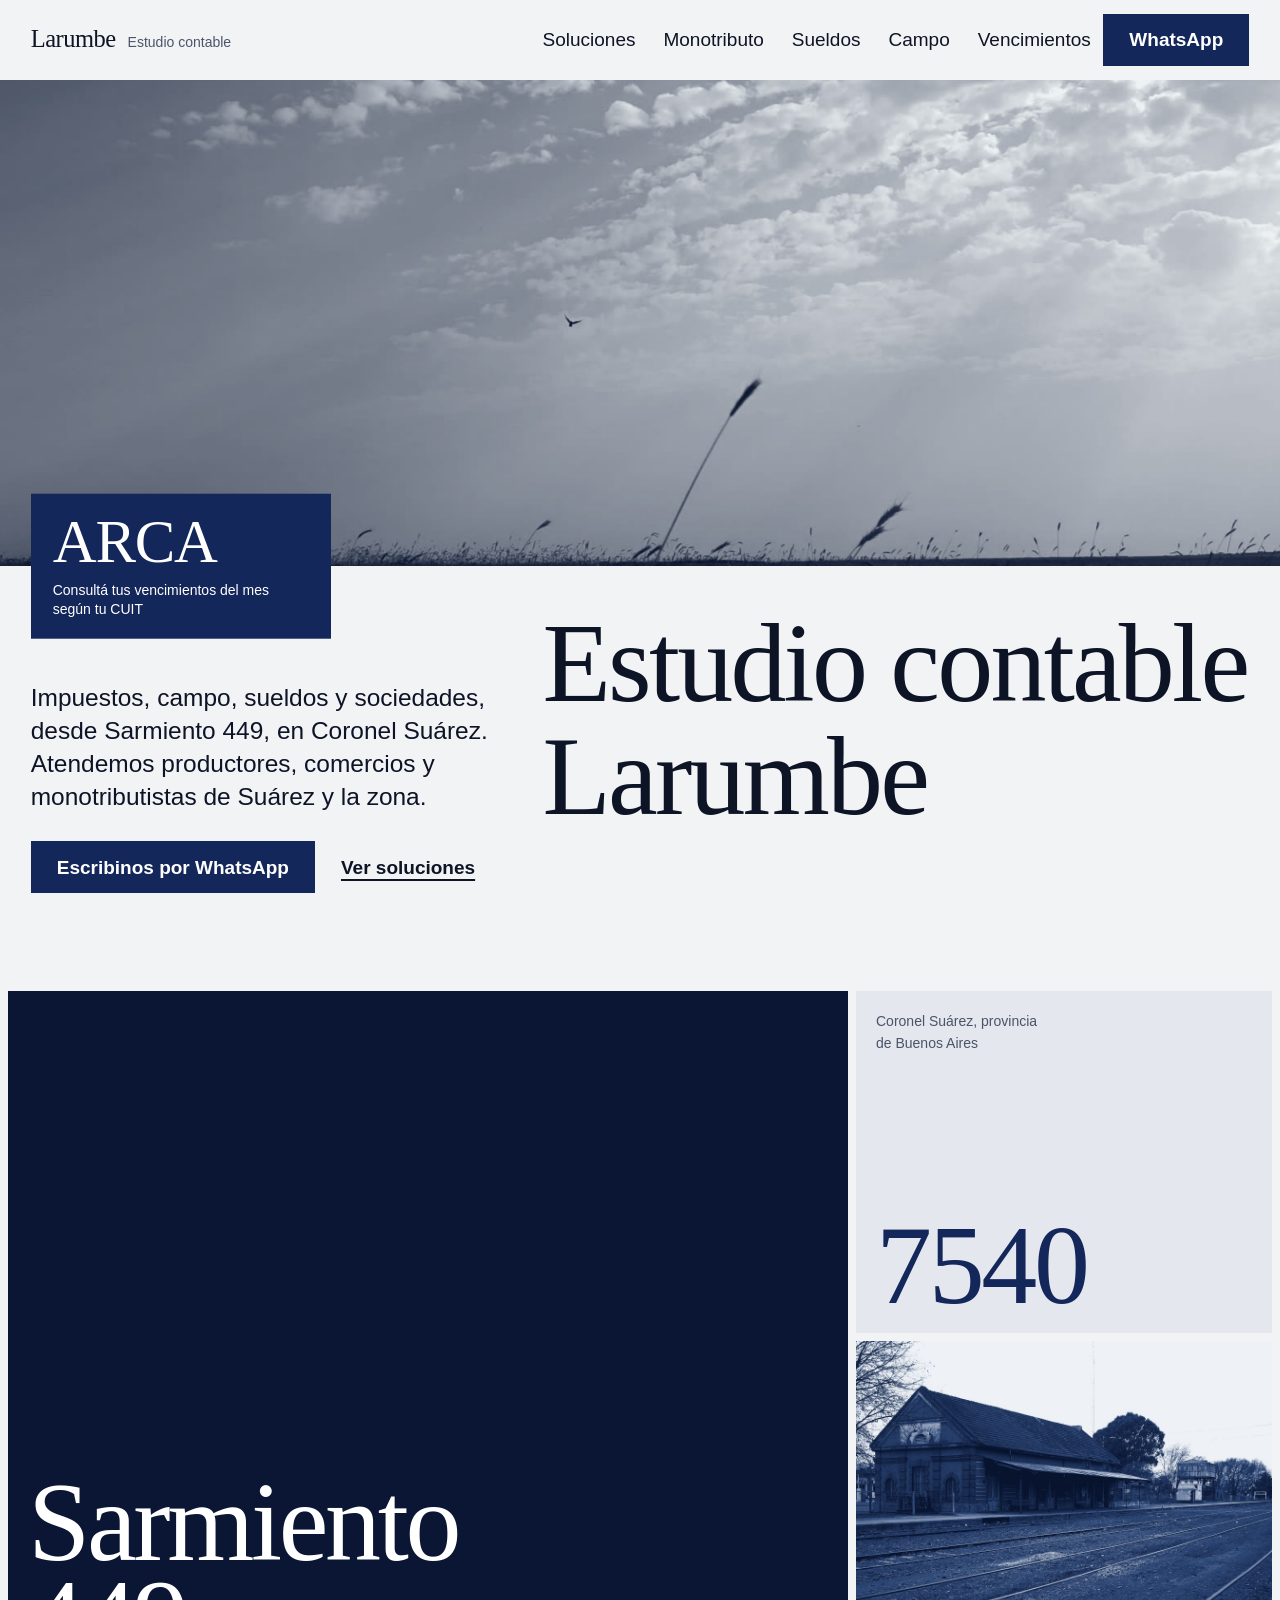
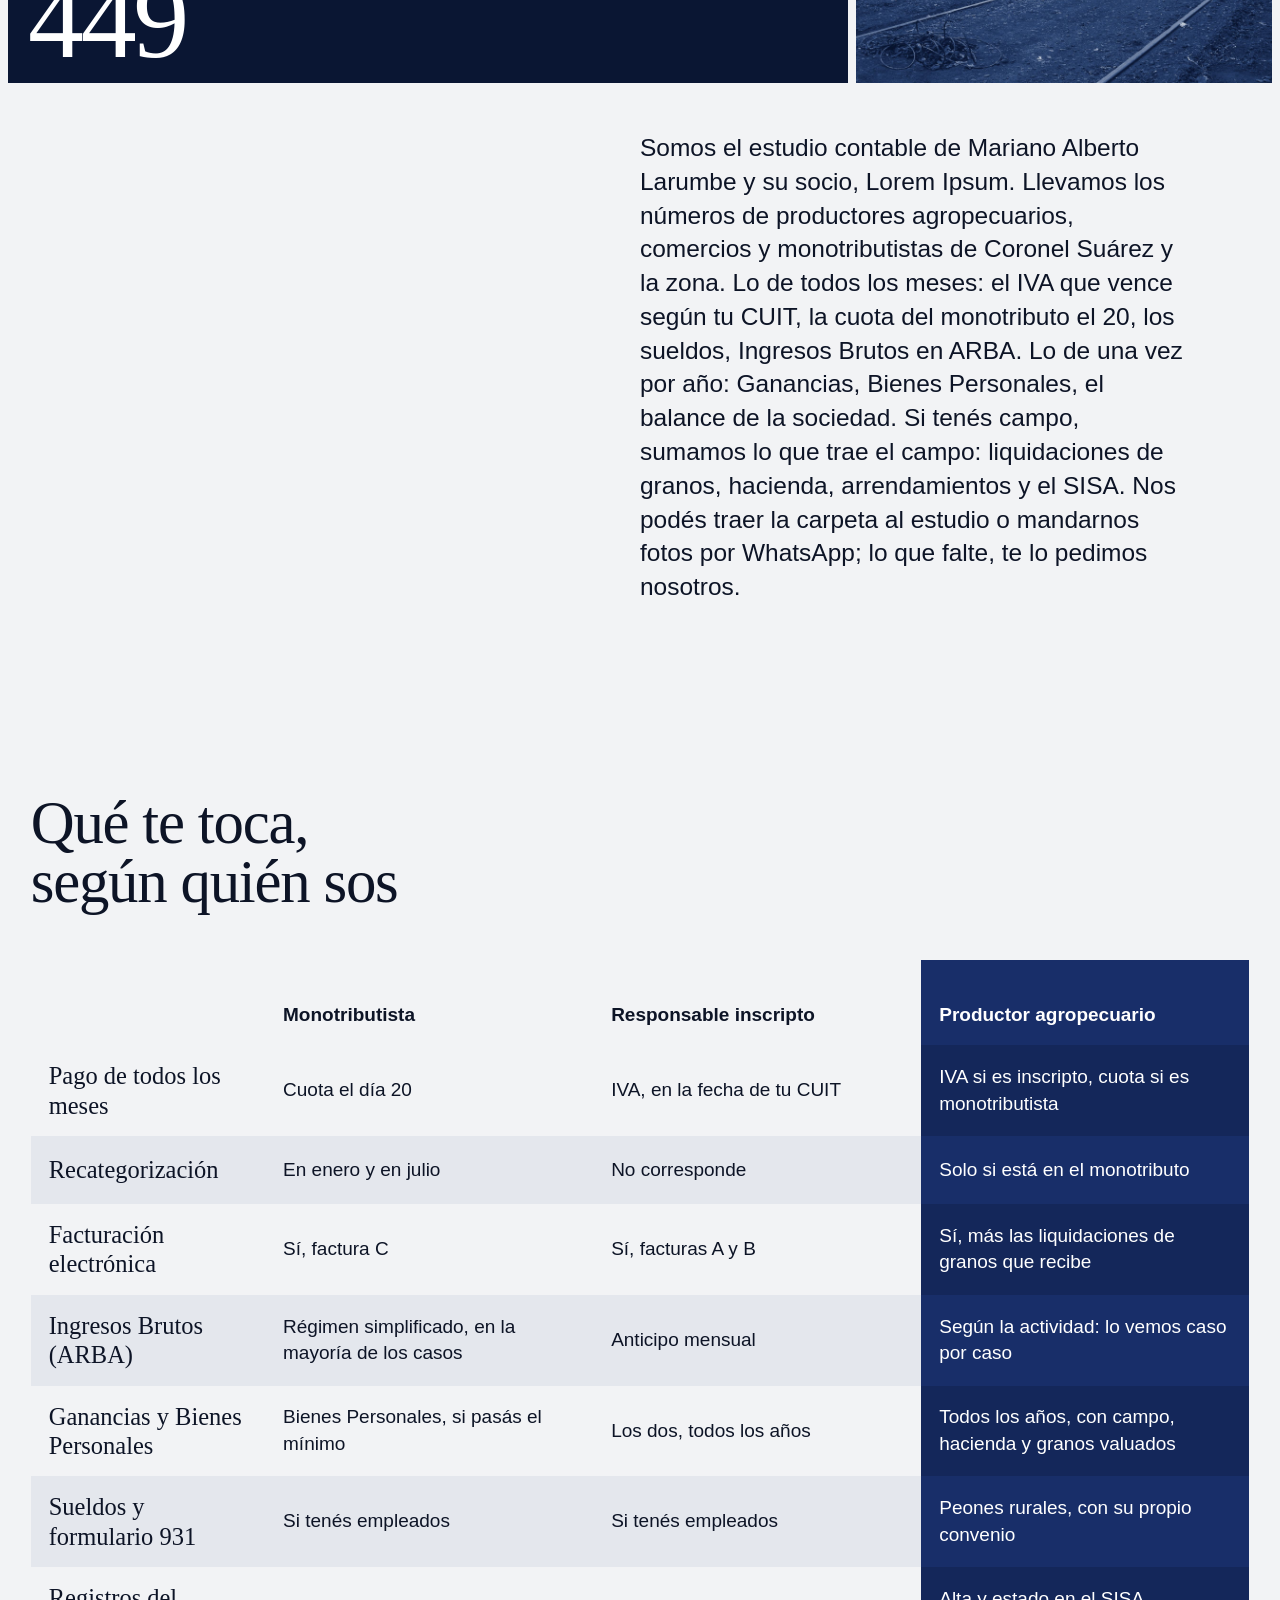
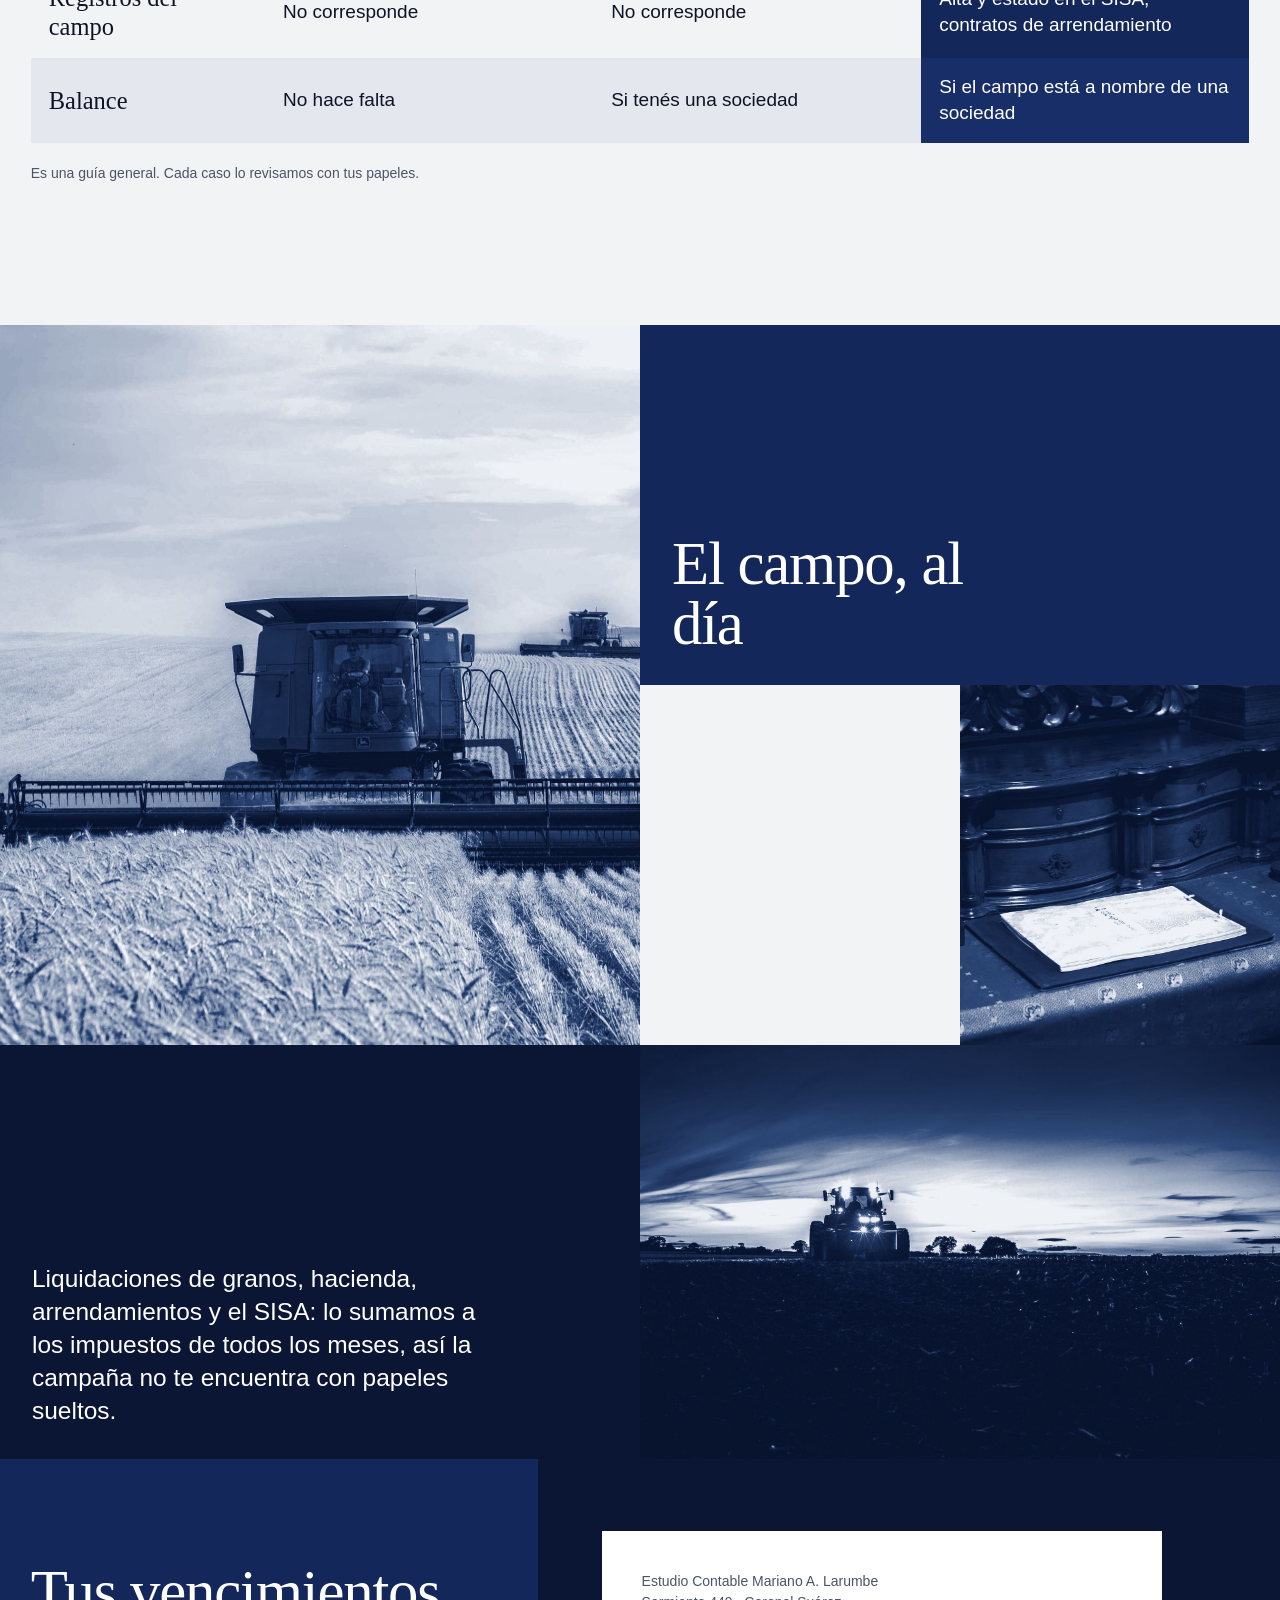
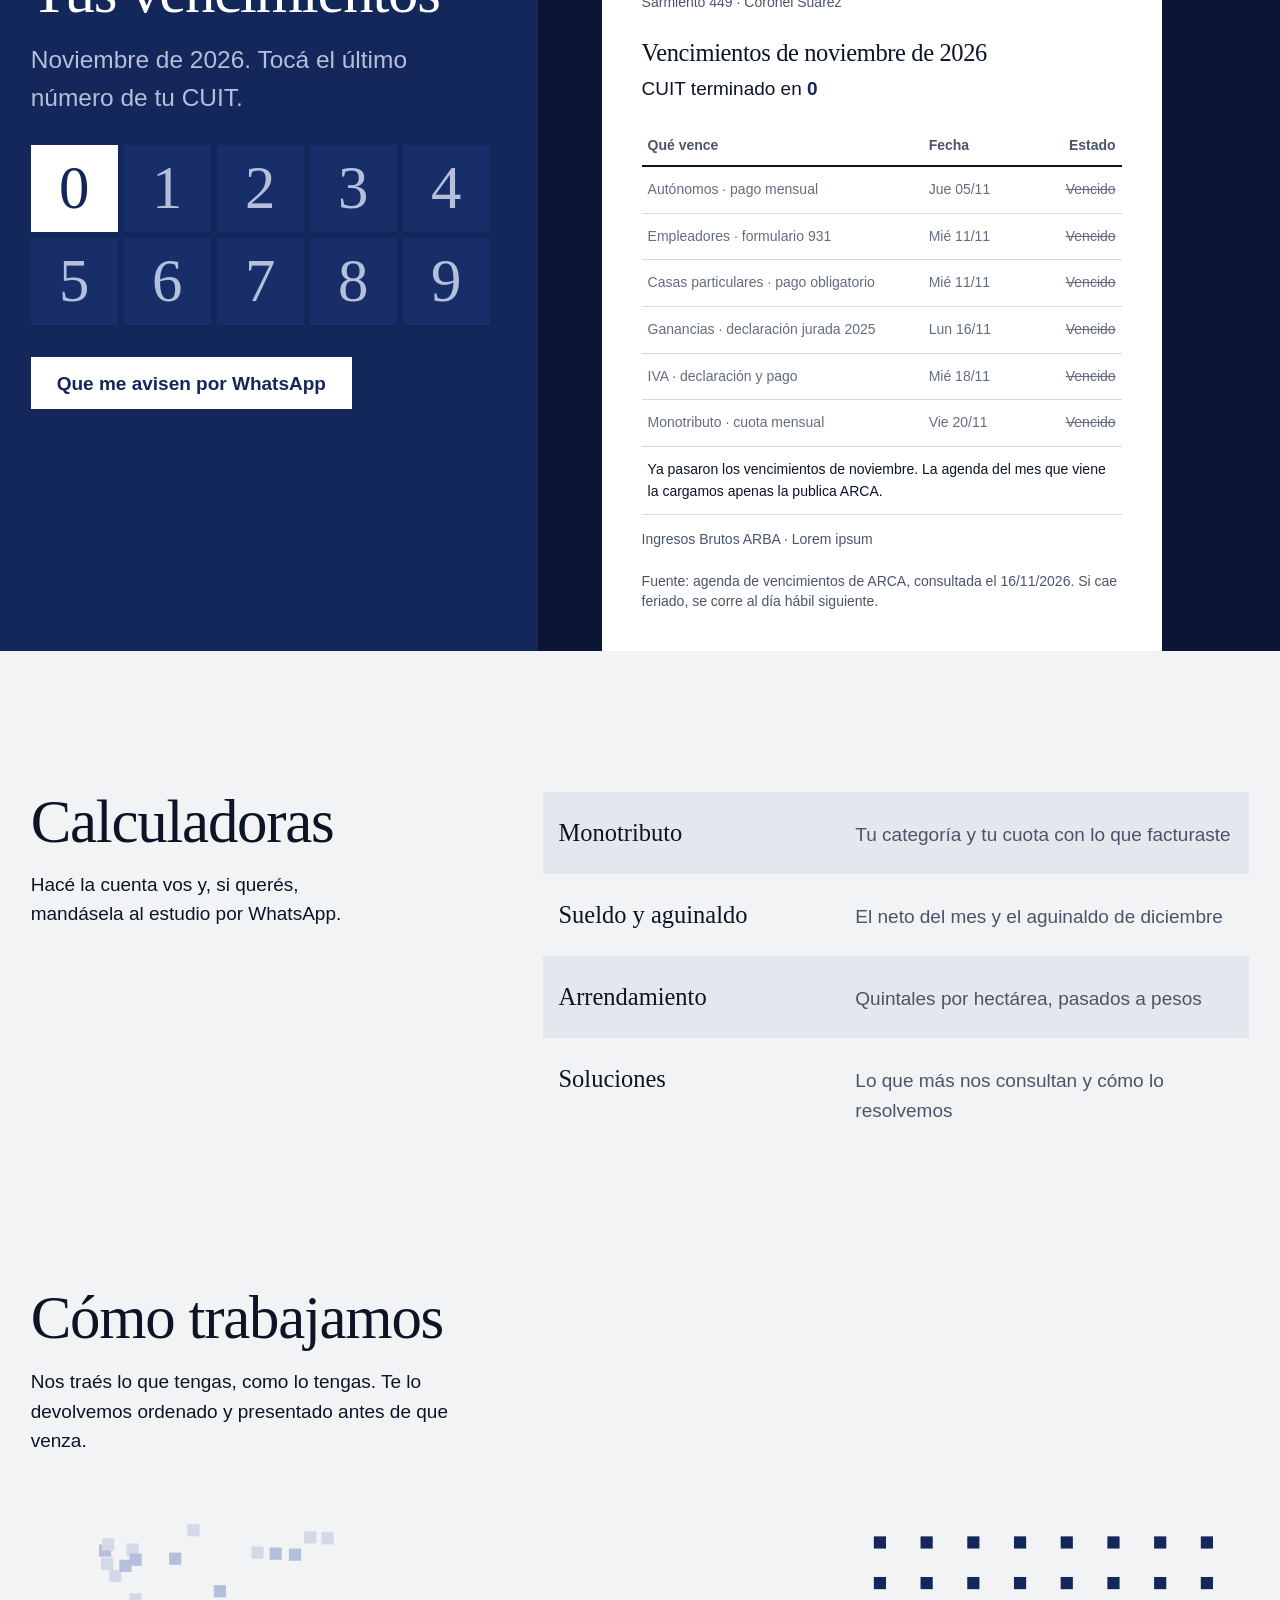
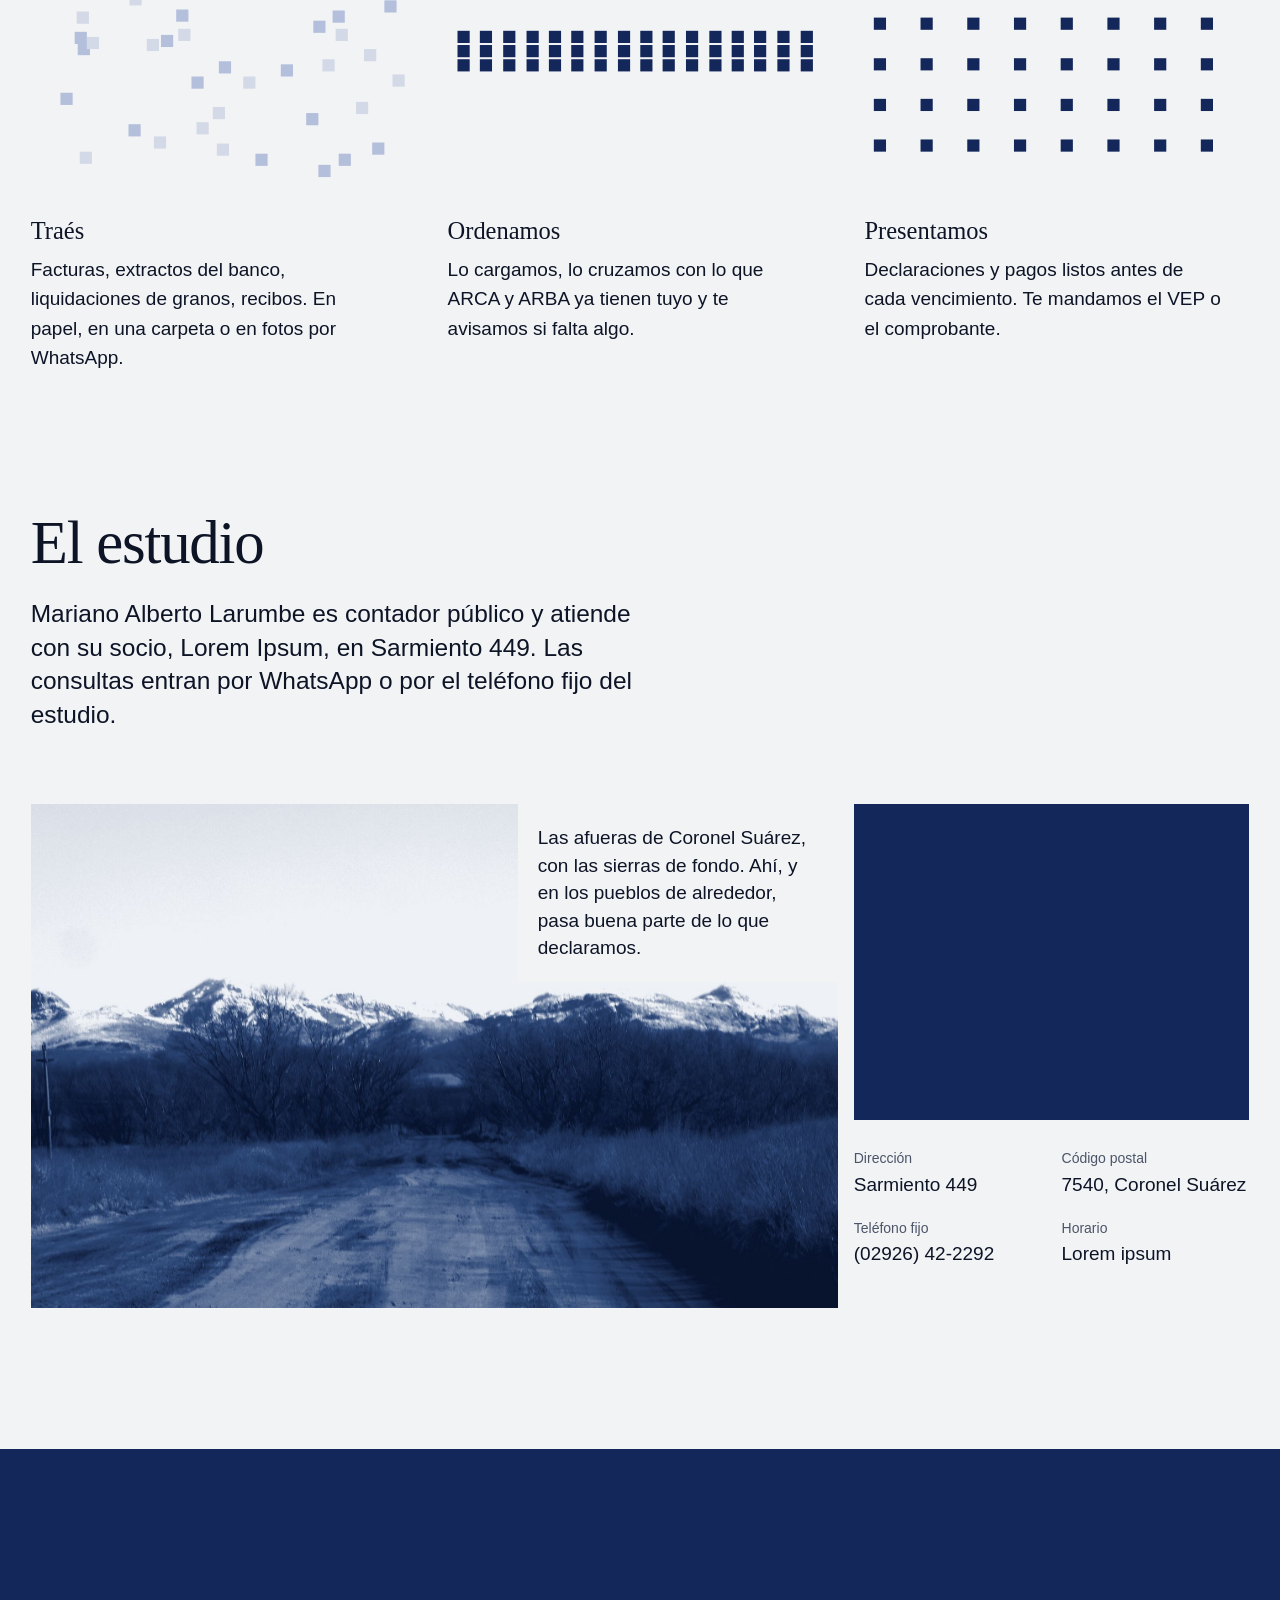
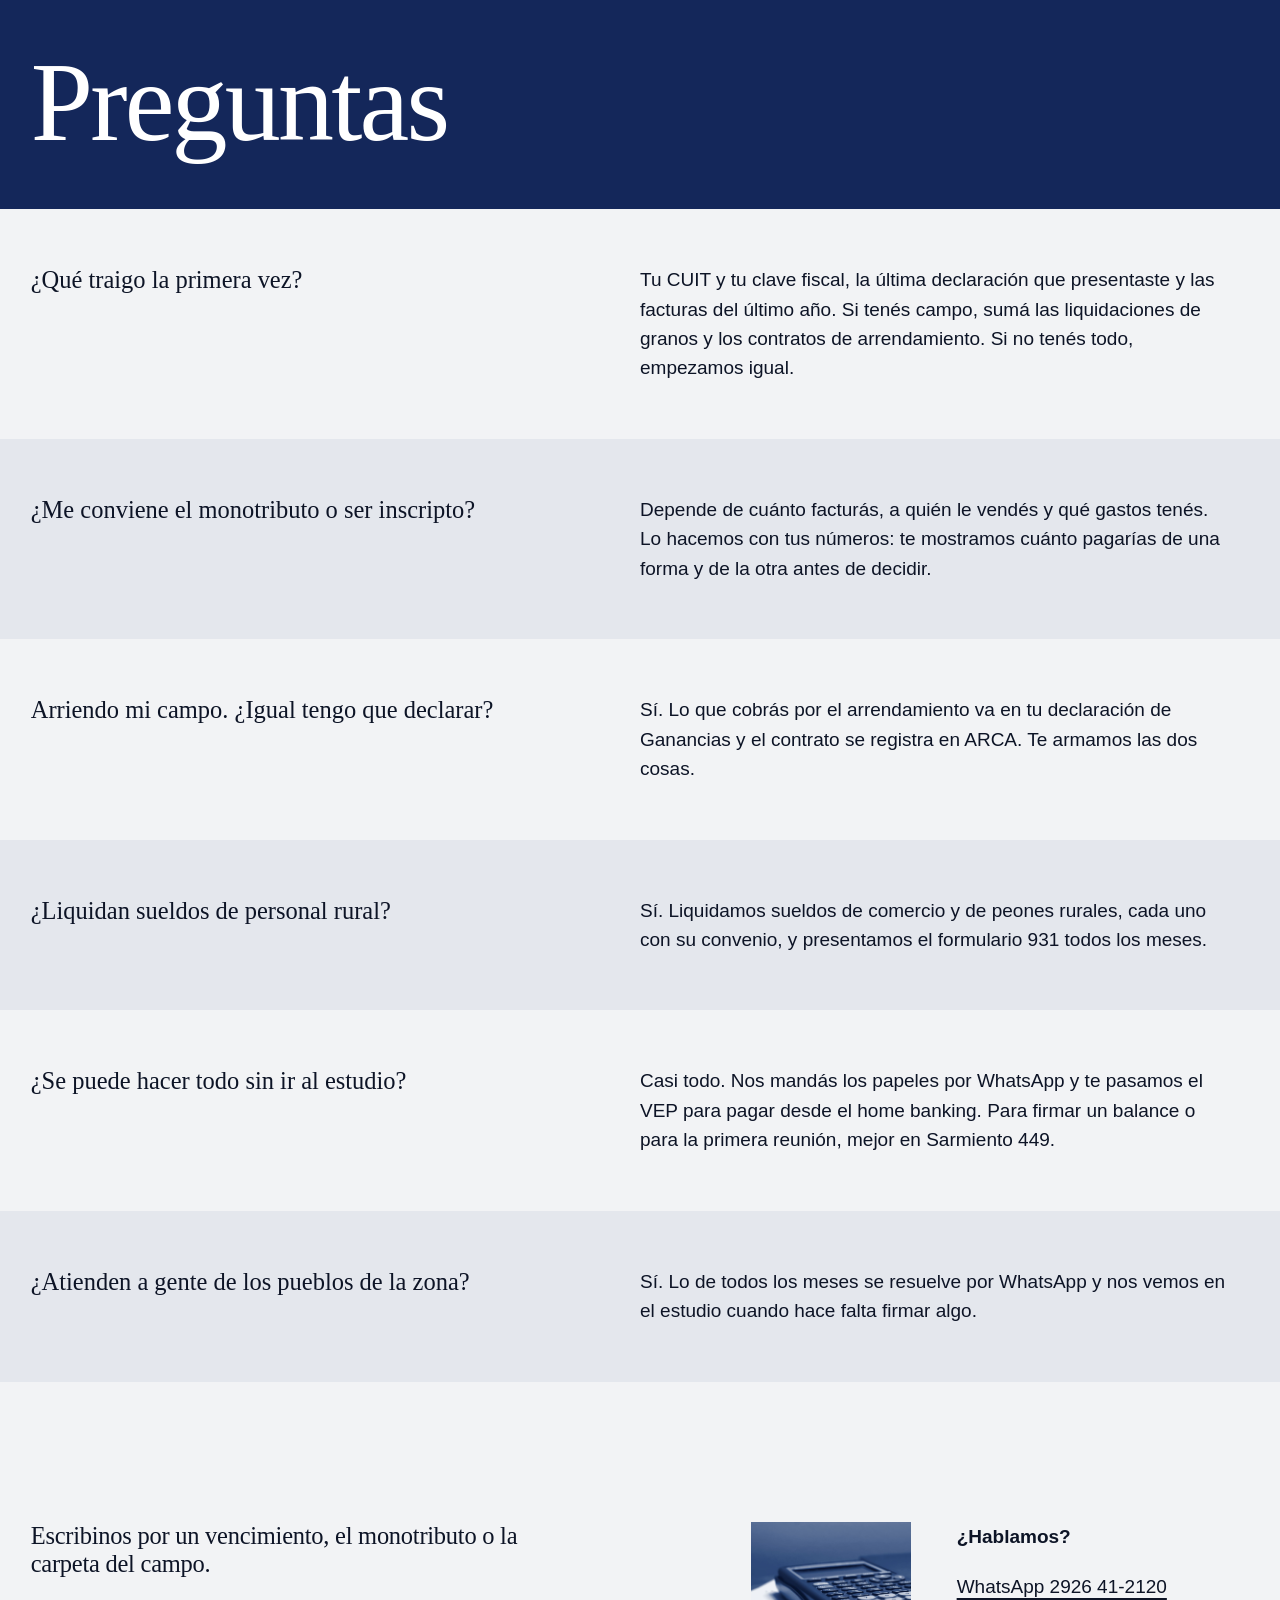
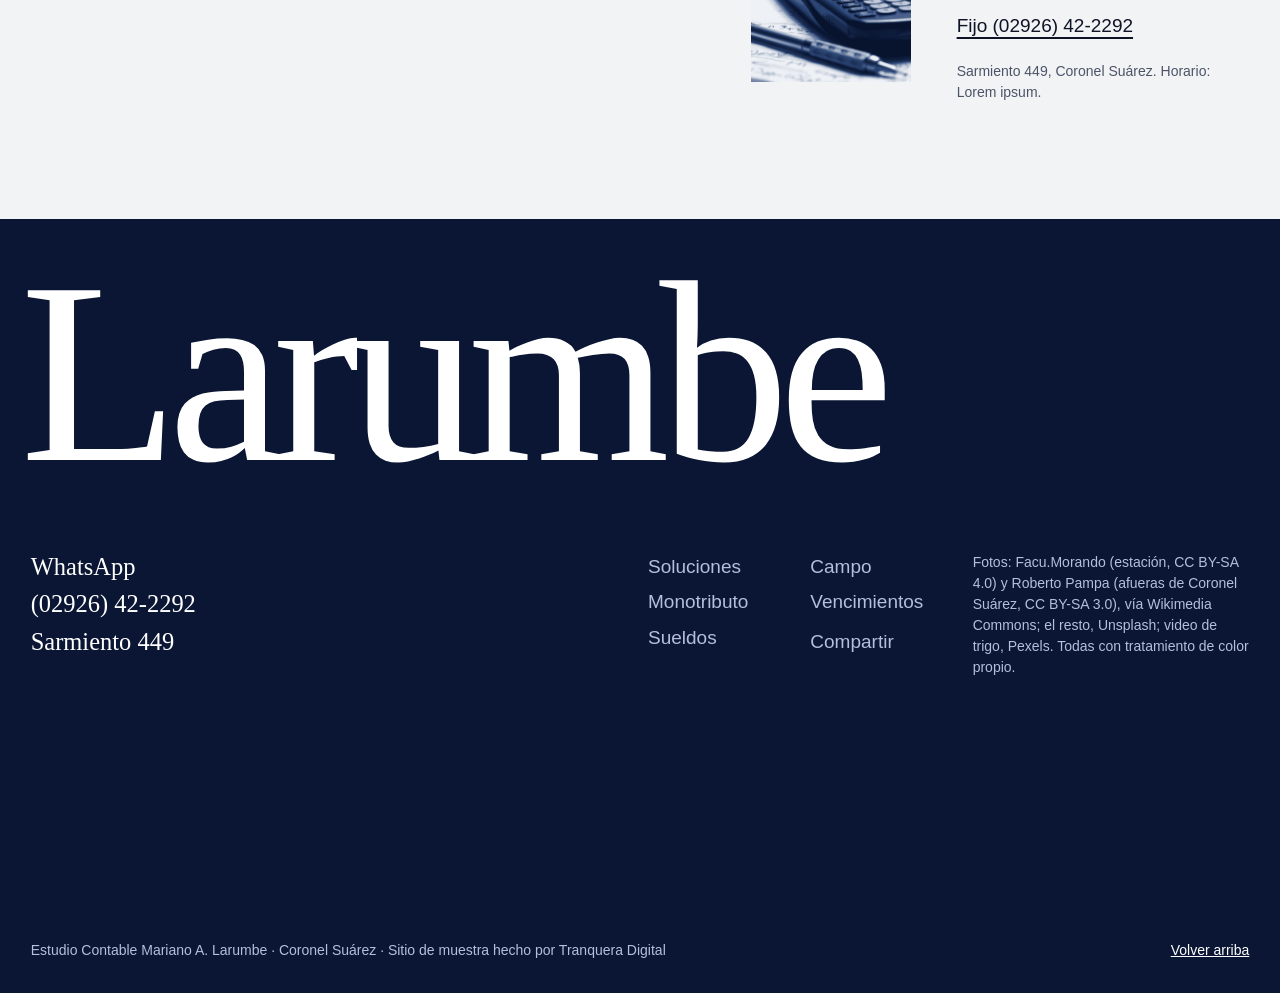
<file: index.html>
<!doctype html>
<html lang="es-AR">
<head>
<meta charset="utf-8">
<meta name="viewport" content="width=device-width, initial-scale=1">
<title>Estudio contable en Coronel Suárez | Mariano A. Larumbe</title>
<meta name="description" content="Estudio contable de Mariano Alberto Larumbe en Sarmiento 449, Coronel Suárez. Monotributo, IVA, Ganancias, sueldos, sociedades y campo. Consultá tus vencimientos de ARCA según tu CUIT.">
<!-- Sitio de muestra: no indexar hasta que el estudio lo apruebe -->
<meta name="robots" content="noindex, nofollow">
<link rel="canonical" href="https://borthaburutoribio.github.io/estudio-larumbe-website/">
<meta property="og:type" content="website">
<meta property="og:title" content="Estudio Contable Mariano A. Larumbe · Coronel Suárez">
<meta property="og:description" content="Impuestos, campo, sueldos y sociedades desde Sarmiento 449. Vencimientos de ARCA según tu CUIT.">
<meta property="og:image" content="https://borthaburutoribio.github.io/estudio-larumbe-website/assets/img/silos-junto-a-la-ruta.jpg">
<meta property="og:locale" content="es_AR">
<meta name="theme-color" content="#14275a">
<link rel="icon" href="assets/favicon.svg" type="image/svg+xml">
<link rel="preconnect" href="https://api.fontshare.com">
<link rel="preconnect" href="https://cdn.fontshare.com" crossorigin>
<link href="https://api.fontshare.com/v2/css?f[]=boska@400,500&f[]=switzer@400,500,600&display=swap" rel="stylesheet">
<link rel="preload" as="image" href="assets/img/cielo-pampa-poster.jpg">
<link rel="stylesheet" href="styles.css?v=5">
<script type="application/ld+json">
{
  "@context": "https://schema.org",
  "@type": "AccountingService",
  "name": "Estudio Contable Mariano A. Larumbe",
  "alternateName": "Larumbe Mariano Alberto Estudio Contable",
  "url": "https://borthaburutoribio.github.io/estudio-larumbe-website/",
  "image": "https://borthaburutoribio.github.io/estudio-larumbe-website/assets/img/silos-junto-a-la-ruta.jpg",
  "telephone": "+54 2926 42-2292",
  "address": {
    "@type": "PostalAddress",
    "streetAddress": "Sarmiento 449",
    "addressLocality": "Coronel Suárez",
    "postalCode": "7540",
    "addressRegion": "Buenos Aires",
    "addressCountry": "AR"
  },
  "areaServed": "Partido de Coronel Suárez",
  "founder": {"@type": "Person", "name": "Mariano Alberto Larumbe", "jobTitle": "Contador público"},
  "knowsAbout": ["Monotributo", "IVA", "Ganancias", "Bienes Personales", "Ingresos Brutos ARBA", "Sueldos", "Sociedades", "Impuestos del sector agropecuario"]
}
</script>
<script type="application/ld+json">
{
  "@context": "https://schema.org",
  "@type": "FAQPage",
  "mainEntity": [
    {"@type": "Question", "name": "¿Qué traigo la primera vez?", "acceptedAnswer": {"@type": "Answer", "text": "Tu CUIT y tu clave fiscal, la última declaración que presentaste y las facturas del último año. Si tenés campo, sumá las liquidaciones de granos y los contratos de arrendamiento. Si no tenés todo, empezamos igual."}},
    {"@type": "Question", "name": "¿Me conviene el monotributo o ser responsable inscripto?", "acceptedAnswer": {"@type": "Answer", "text": "Depende de cuánto facturás, a quién le vendés y qué gastos tenés. Lo hacemos con tus números: te mostramos cuánto pagarías de una forma y de la otra antes de decidir."}},
    {"@type": "Question", "name": "Arriendo mi campo. ¿Igual tengo que declarar?", "acceptedAnswer": {"@type": "Answer", "text": "Sí. Lo que cobrás por el arrendamiento va en tu declaración de Ganancias y el contrato se registra en ARCA. Te armamos las dos cosas."}},
    {"@type": "Question", "name": "¿Liquidan sueldos de personal rural?", "acceptedAnswer": {"@type": "Answer", "text": "Sí. Liquidamos sueldos de comercio y de peones rurales, cada uno con su convenio, y presentamos el formulario 931 todos los meses."}},
    {"@type": "Question", "name": "¿Se puede hacer todo sin ir al estudio?", "acceptedAnswer": {"@type": "Answer", "text": "Casi todo. Nos mandás los papeles por WhatsApp y te pasamos el VEP para pagar desde el home banking. Para firmar un balance o para la primera reunión, mejor en Sarmiento 449."}},
    {"@type": "Question", "name": "¿Atienden a gente de los pueblos de la zona?", "acceptedAnswer": {"@type": "Answer", "text": "Sí. Lo de todos los meses se resuelve por WhatsApp y nos vemos en el estudio cuando hace falta firmar algo."}}
  ]
}
</script>
</head>
<body>
<a class="skip" href="#contenido">Ir al contenido</a>

<!--HEADER--><header class="bar">
  <a class="wordmark" href="./" aria-label="Estudio Larumbe, inicio">
    <span class="wm-name">Larumbe</span>
    <span class="wm-sub">Estudio contable</span>
  </a>
  <nav class="nav" aria-label="Secciones">
    <button class="nav-toggle" type="button" aria-expanded="false" aria-controls="menu">Menú</button>
    <ul id="menu" class="nav-list"><li><a href="soluciones/">Soluciones</a></li><li><a href="monotributo/">Monotributo</a></li><li><a href="sueldos/">Sueldos</a></li><li><a href="campo/">Campo</a></li><li><a href="vencimientos/">Vencimientos</a></li></ul>
  </nav>
  <a class="btn btn-ink bar-cta" href="https://wa.me/5492926412120?text=Hola%20Mariano%2C%20te%20escribo%20desde%20la%20web%20del%20estudio." target="_blank" rel="noopener">WhatsApp</a>
</header><!--/HEADER-->

<main id="contenido">

<!-- HERO -->
<section class="hero" id="inicio">
  <figure class="masthead">
    <video class="mast-media" autoplay muted loop playsinline preload="auto" poster="assets/img/cielo-pampa-poster.jpg" aria-label="Trigo moviéndose con el viento bajo un cielo de nubes, en la llanura"><source src="assets/video/cielo-pampa.mp4" type="video/mp4"></video>
  </figure>
  <div class="hero-body">
    <div class="next-due" id="proximo" aria-live="polite">
      <p class="nd-fig" id="nd-fig">18/11</p>
      <p class="nd-text" id="nd-text">Vence el IVA para los CUIT terminados en 0 y 1</p>
    </div>
    <div class="hero-talk">
      <p class="standfirst reveal-late">Impuestos, campo, sueldos y sociedades, desde Sarmiento 449, en Coronel Suárez. Atendemos productores, comercios y monotributistas de Suárez y la zona.</p>
      <!-- A CONFIRMAR: rubros de clientes y zona que atiende el estudio -->
      <div class="hero-actions reveal-late">
        <a class="btn btn-ink" href="https://wa.me/5492926412120?text=Hola%20Mariano%2C%20quiero%20hacer%20una%20consulta%20al%20estudio." target="_blank" rel="noopener">Escribinos por WhatsApp</a>
        <a class="link" href="soluciones/">Ver soluciones</a>
      </div>
    </div>
    <h1 class="hero-title"><span class="line"><span>Estudio contable</span></span><span class="line"><span>Larumbe</span></span></h1>
  </div>
</section>

<!-- INTRO: tiles -->
<section class="tiles" aria-labelledby="t-dir">
  <div class="tile tile-a">
    <h2 id="t-dir" class="tile-slogan rise"><span>Sarmiento</span> <span>449</span></h2>
  </div>
  <div class="tile tile-b">
    <p class="tile-fig rise" aria-label="Código postal 7540">7540</p>
    <p class="tile-cap">Coronel Suárez, provincia de Buenos Aires</p>
  </div>
  <figure class="tile tile-c">
    <img src="assets/img/estacion-coronel-suarez.jpg" width="1920" height="1440" alt="La estación de tren de Coronel Suárez" loading="lazy" decoding="async">
  </figure>
  <div class="tile tile-d">
    <!-- A CONFIRMAR: nombre del socio, rubros y servicios que lleva el estudio -->
    <p class="lead rise">Somos el estudio contable de Mariano Alberto Larumbe y su socio, Lorem Ipsum. Llevamos los números de productores agropecuarios, comercios y monotributistas de Coronel Suárez y la zona. Lo de todos los meses: el IVA que vence según tu CUIT, la cuota del monotributo el 20, los sueldos, Ingresos Brutos en ARBA. Lo de una vez por año: Ganancias, Bienes Personales, el balance de la sociedad. Si tenés campo, sumamos lo que trae el campo: liquidaciones de granos, hacienda, arrendamientos y el SISA. Nos podés traer la carpeta al estudio o mandarnos fotos por WhatsApp; lo que falte, te lo pedimos nosotros.</p>
  </div>
</section>

<!-- FEATURES: comparación en texto -->
<section class="compare" id="que-te-toca" aria-labelledby="c-title">
  <h2 id="c-title" class="h-head rise">Qué te toca, según quién sos</h2>
  <!-- A CONFIRMAR: servicios que efectivamente presta el estudio -->
  <div class="cmp" role="table" aria-label="Obligaciones según el tipo de contribuyente">
    <div class="cmp-row cmp-headrow" role="row">
      <span class="cmp-name" role="columnheader"><span class="sr">Obligación</span></span>
      <span class="cmp-col" role="columnheader">Monotributista</span>
      <span class="cmp-col" role="columnheader">Responsable inscripto</span>
      <span class="cmp-col is-feat" role="columnheader">Productor agropecuario</span>
    </div>
    <div class="cmp-row" role="row">
      <span class="cmp-name" role="rowheader">Pago de todos los meses</span>
      <span class="cmp-cell" role="cell" data-col="Monotributista">Cuota el día 20</span>
      <span class="cmp-cell" role="cell" data-col="Responsable inscripto">IVA, en la fecha de tu CUIT</span>
      <span class="cmp-cell is-feat" role="cell" data-col="Productor agropecuario">IVA si es inscripto, cuota si es monotributista</span>
    </div>
    <div class="cmp-row" role="row">
      <span class="cmp-name" role="rowheader">Recategorización</span>
      <span class="cmp-cell" role="cell" data-col="Monotributista">En enero y en julio</span>
      <span class="cmp-cell" role="cell" data-col="Responsable inscripto">No corresponde</span>
      <span class="cmp-cell is-feat" role="cell" data-col="Productor agropecuario">Solo si está en el monotributo</span>
    </div>
    <div class="cmp-row" role="row">
      <span class="cmp-name" role="rowheader">Facturación electrónica</span>
      <span class="cmp-cell" role="cell" data-col="Monotributista">Sí, factura C</span>
      <span class="cmp-cell" role="cell" data-col="Responsable inscripto">Sí, facturas A y B</span>
      <span class="cmp-cell is-feat" role="cell" data-col="Productor agropecuario">Sí, más las liquidaciones de granos que recibe</span>
    </div>
    <div class="cmp-row" role="row">
      <span class="cmp-name" role="rowheader">Ingresos Brutos (ARBA)</span>
      <span class="cmp-cell" role="cell" data-col="Monotributista">Régimen simplificado, en la mayoría de los casos</span>
      <span class="cmp-cell" role="cell" data-col="Responsable inscripto">Anticipo mensual</span>
      <span class="cmp-cell is-feat" role="cell" data-col="Productor agropecuario">Según la actividad: lo vemos caso por caso</span>
    </div>
    <div class="cmp-row" role="row">
      <span class="cmp-name" role="rowheader">Ganancias y Bienes Personales</span>
      <span class="cmp-cell" role="cell" data-col="Monotributista">Bienes Personales, si pasás el mínimo</span>
      <span class="cmp-cell" role="cell" data-col="Responsable inscripto">Los dos, todos los años</span>
      <span class="cmp-cell is-feat" role="cell" data-col="Productor agropecuario">Todos los años, con campo, hacienda y granos valuados</span>
    </div>
    <div class="cmp-row" role="row">
      <span class="cmp-name" role="rowheader">Sueldos y formulario 931</span>
      <span class="cmp-cell" role="cell" data-col="Monotributista">Si tenés empleados</span>
      <span class="cmp-cell" role="cell" data-col="Responsable inscripto">Si tenés empleados</span>
      <span class="cmp-cell is-feat" role="cell" data-col="Productor agropecuario">Peones rurales, con su propio convenio</span>
    </div>
    <div class="cmp-row" role="row">
      <span class="cmp-name" role="rowheader">Registros del campo</span>
      <span class="cmp-cell" role="cell" data-col="Monotributista">No corresponde</span>
      <span class="cmp-cell" role="cell" data-col="Responsable inscripto">No corresponde</span>
      <span class="cmp-cell is-feat" role="cell" data-col="Productor agropecuario">Alta y estado en el SISA, contratos de arrendamiento</span>
    </div>
    <div class="cmp-row" role="row">
      <span class="cmp-name" role="rowheader">Balance</span>
      <span class="cmp-cell" role="cell" data-col="Monotributista">No hace falta</span>
      <span class="cmp-cell" role="cell" data-col="Responsable inscripto">Si tenés una sociedad</span>
      <span class="cmp-cell is-feat" role="cell" data-col="Productor agropecuario">Si el campo está a nombre de una sociedad</span>
    </div>
  </div>
  <p class="note">Es una guía general. Cada caso lo revisamos con tus papeles.</p>
</section>

<!-- MOSAICO: campo y escritorio -->
<section class="mosaic" aria-labelledby="m-title">
  <figure class="m m-a">
    <img src="assets/img/cosechadora-en-trigo.jpg" width="2000" height="1428" alt="Cosechadora levantando trigo en un lote" loading="lazy" decoding="async">
  </figure>
  <div class="m m-b">
    <h2 id="m-title" class="m-title rise">El campo, al día</h2>
  </div>
  <figure class="m m-c">
    <img src="assets/img/silos-junto-a-la-ruta.jpg" width="2000" height="1333" alt="Silos de cereal junto a una ruta en la llanura bonaerense" loading="lazy" decoding="async">
  </figure>
  <figure class="m m-d">
    <img src="assets/img/libro-contable-antiguo.jpg" width="2000" height="1125" alt="Libro contable abierto sobre un escritorio de madera" loading="lazy" decoding="async">
  </figure>
  <div class="m m-e">
    <p class="m-text rise">Liquidaciones de granos, hacienda, arrendamientos y el SISA: lo sumamos a los impuestos de todos los meses, así la campaña no te encuentra con papeles sueltos.</p>
  </div>
  <figure class="m m-f">
    <img src="assets/img/tractor-al-anochecer.jpg" width="2000" height="1313" alt="Tractor trabajando un lote al anochecer" loading="lazy" decoding="async">
  </figure>
</section>

<!-- VENCIMIENTOS: la pieza interactiva -->
<section class="dues" id="vencimientos" aria-labelledby="v-title">
  <div class="dues-pick">
    <h2 id="v-title" class="h-head rise">Tus vencimientos</h2>
    <p class="dues-help">Noviembre de 2026. Tocá el último número de tu CUIT.</p>
    <div class="digits" role="group" aria-label="Último número del CUIT">
      <button type="button" class="digit" data-d="0">0</button>
      <button type="button" class="digit" data-d="1">1</button>
      <button type="button" class="digit" data-d="2">2</button>
      <button type="button" class="digit" data-d="3">3</button>
      <button type="button" class="digit" data-d="4">4</button>
      <button type="button" class="digit" data-d="5">5</button>
      <button type="button" class="digit" data-d="6">6</button>
      <button type="button" class="digit" data-d="7">7</button>
      <button type="button" class="digit" data-d="8">8</button>
      <button type="button" class="digit" data-d="9">9</button>
    </div>
    <a class="btn btn-paper" id="dues-wa" href="https://wa.me/5492926412120?text=Hola%2C%20quiero%20que%20me%20avisen%20mis%20vencimientos." target="_blank" rel="noopener">Que me avisen por WhatsApp</a>
  </div>
  <div class="dues-stage">
    <article class="sheet" data-ui id="sheet" aria-live="polite">
      <header class="sh-head">
        <p class="sh-from">Estudio Contable Mariano A. Larumbe<br>Sarmiento 449 · Coronel Suárez</p>
        <p class="sh-title">Vencimientos de noviembre de 2026</p>
        <p class="sh-cuit">CUIT terminado en <strong id="sh-d">0</strong></p>
      </header>
      <table class="sh-table">
        <thead><tr><th scope="col">Qué vence</th><th scope="col">Fecha</th><th scope="col">Estado</th></tr></thead>
        <tbody id="sh-body">
          <tr><td>Autónomos · pago mensual</td><td>Jue 05/11</td><td>Vencido</td></tr>
          <tr><td>Empleadores · formulario 931</td><td>Mié 11/11</td><td>Vencido</td></tr>
          <tr><td>Casas particulares · pago obligatorio</td><td>Mié 11/11</td><td>Vencido</td></tr>
          <tr><td>Ganancias · declaración jurada 2025</td><td>Lun 16/11</td><td>Hoy</td></tr>
          <tr><td>IVA · declaración y pago</td><td>Mié 18/11</td><td>Próximo</td></tr>
          <tr><td>Monotributo · cuota mensual</td><td>Vie 20/11</td><td>Próximo</td></tr>
        </tbody>
      </table>
      <!-- A CONFIRMAR: fechas de ARBA (Ingresos Brutos) del mes; el estudio las carga en vencimientos.js -->
      <p class="sh-row-extra">Ingresos Brutos ARBA · Lorem ipsum</p>
      <p class="sh-foot">Fuente: agenda de vencimientos de ARCA, consultada el 16/11/2026. Si cae feriado, se corre al día hábil siguiente.</p>
    </article>
  </div>
</section>

<!-- CALCULADORAS -->
<section class="toolsband" aria-labelledby="h-tools">
  <div>
    <h2 id="h-tools" class="h-head rise">Calculadoras</h2>
    <p class="body rise">Hacé la cuenta vos y, si querés, mandásela al estudio por WhatsApp.</p>
  </div>
  <ul class="rel-list">
    <li><a href="monotributo/"><span>Monotributo</span><span class="rel-d">Tu categoría y tu cuota con lo que facturaste</span></a></li>
    <li><a href="sueldos/"><span>Sueldo y aguinaldo</span><span class="rel-d">El neto del mes y el aguinaldo de diciembre</span></a></li>
    <li><a href="campo/"><span>Arrendamiento</span><span class="rel-d">Quintales por hectárea, pasados a pesos</span></a></li>
    <li><a href="soluciones/"><span>Soluciones</span><span class="rel-d">Lo que más nos consultan y cómo lo resolvemos</span></a></li>
  </ul>
</section>

<!-- CÓMO TRABAJAMOS -->
<section class="flow" id="como-trabajamos" aria-labelledby="f-title">
  <div class="flow-head">
    <h2 id="f-title" class="h-head rise">Cómo trabajamos</h2>
    <p class="body rise">Nos traés lo que tengas, como lo tengas. Te lo devolvemos ordenado y presentado antes de que venza.</p>
    <!-- A CONFIRMAR: forma de trabajo del estudio -->
  </div>
  <div class="flow-fig">
    <!--DIAGRAMA--><svg class="diagram diagram-wide" viewBox="0 0 1200 270" role="img" aria-label="Papeles sueltos a la izquierda, juntos en una carpeta en el medio y ordenados en filas a la derecha"><rect class="sq s1" x="77" y="57" width="12" height="12" fill="var(--sq-b)" transform="rotate(-8 83 63)"/><rect class="sq s1" x="246" y="150" width="12" height="12" fill="var(--sq-a)" transform="rotate(-20 252 156)"/><rect class="sq s1" x="45" y="98" width="12" height="12" fill="var(--sq-b)" transform="rotate(-4 51 104)"/><rect class="sq s1" x="221" y="238" width="12" height="12" fill="var(--sq-a)" transform="rotate(3 227 244)"/><rect class="sq s1" x="94" y="31" width="12" height="12" fill="var(--sq-b)" transform="rotate(15 100 37)"/><rect class="sq s1" x="143" y="96" width="12" height="12" fill="var(--sq-a)" transform="rotate(-15 149 102)"/><rect class="sq s1" x="97" y="80" width="12" height="12" fill="var(--sq-b)" transform="rotate(-28 103 86)"/><rect class="sq s1" x="29" y="178" width="12" height="12" fill="var(--sq-a)" transform="rotate(-1 35 184)"/><rect class="sq s1" x="217" y="34" width="12" height="12" fill="var(--sq-b)" transform="rotate(4 223 40)"/><rect class="sq s1" x="278" y="107" width="12" height="12" fill="var(--sq-a)" transform="rotate(-17 284 113)"/><rect class="sq s1" x="286" y="20" width="12" height="12" fill="var(--sq-b)" transform="rotate(27 292 26)"/><rect class="sq s1" x="180" y="72" width="12" height="12" fill="var(--sq-a)" transform="rotate(22 186 78)"/><rect class="sq s1" x="154" y="12" width="12" height="12" fill="var(--sq-b)" transform="rotate(7 160 18)"/><rect class="sq s1" x="235" y="35" width="12" height="12" fill="var(--sq-a)" transform="rotate(34 241 41)"/><rect class="sq s1" x="48" y="236" width="12" height="12" fill="var(--sq-b)" transform="rotate(31 54 242)"/><rect class="sq s1" x="297" y="97" width="12" height="12" fill="var(--sq-a)" transform="rotate(-9 303 103)"/><rect class="sq s1" x="356" y="160" width="12" height="12" fill="var(--sq-b)" transform="rotate(-34 362 166)"/><rect class="sq s1" x="271" y="198" width="12" height="12" fill="var(--sq-a)" transform="rotate(-3 277 204)"/><rect class="sq s1" x="300" y="115" width="12" height="12" fill="var(--sq-b)" transform="rotate(1 306 121)"/><rect class="sq s1" x="303" y="238" width="12" height="12" fill="var(--sq-a)" transform="rotate(7 309 244)"/><rect class="sq s1" x="320" y="187" width="12" height="12" fill="var(--sq-b)" transform="rotate(25 326 193)"/><rect class="sq s1" x="336" y="227" width="12" height="12" fill="var(--sq-a)" transform="rotate(4 342 233)"/><rect class="sq s1" x="287" y="145" width="12" height="12" fill="var(--sq-b)" transform="rotate(3 293 151)"/><rect class="sq s1" x="185" y="147" width="12" height="12" fill="var(--sq-a)" transform="rotate(16 191 153)"/><rect class="sq s1" x="69" y="45" width="12" height="12" fill="var(--sq-b)" transform="rotate(-34 75 51)"/><rect class="sq s1" x="46" y="129" width="12" height="12" fill="var(--sq-a)" transform="rotate(-2 52 135)"/><rect class="sq s1" x="269" y="19" width="12" height="12" fill="var(--sq-b)" transform="rotate(6 275 25)"/><rect class="sq s1" x="128" y="121" width="12" height="12" fill="var(--sq-a)" transform="rotate(25 134 127)"/><rect class="sq s1" x="121" y="221" width="12" height="12" fill="var(--sq-b)" transform="rotate(-7 127 227)"/><rect class="sq s1" x="87" y="47" width="12" height="12" fill="var(--sq-a)" transform="rotate(10 93 53)"/><rect class="sq s1" x="55" y="123" width="12" height="12" fill="var(--sq-b)" transform="rotate(-9 61 129)"/><rect class="sq s1" x="158" y="162" width="12" height="12" fill="var(--sq-a)" transform="rotate(-14 164 168)"/><rect class="sq s1" x="328" y="135" width="12" height="12" fill="var(--sq-b)" transform="rotate(-18 334 141)"/><rect class="sq s1" x="67" y="32" width="12" height="12" fill="var(--sq-a)" transform="rotate(30 73 38)"/><rect class="sq s1" x="179" y="192" width="12" height="12" fill="var(--sq-b)" transform="rotate(24 185 198)"/><rect class="sq s1" x="43" y="118" width="12" height="12" fill="var(--sq-a)" transform="rotate(25 49 124)"/><rect class="sq s1" x="183" y="228" width="12" height="12" fill="var(--sq-b)" transform="rotate(22 189 234)"/><rect class="sq s1" x="96" y="209" width="12" height="12" fill="var(--sq-a)" transform="rotate(-5 102 215)"/><rect class="sq s1" x="114" y="125" width="12" height="12" fill="var(--sq-b)" transform="rotate(1 120 131)"/><rect class="sq s1" x="97" y="41" width="12" height="12" fill="var(--sq-a)" transform="rotate(-15 103 47)"/><rect class="sq s1" x="70" y="26" width="12" height="12" fill="var(--sq-b)" transform="rotate(-22 76 32)"/><rect class="sq s1" x="136" y="40" width="12" height="12" fill="var(--sq-a)" transform="rotate(-12 142 46)"/><rect class="sq s1" x="209" y="162" width="12" height="12" fill="var(--sq-b)" transform="rotate(30 215 168)"/><rect class="sq s1" x="348" y="87" width="12" height="12" fill="var(--sq-a)" transform="rotate(-20 354 93)"/><rect class="sq s1" x="145" y="115" width="12" height="12" fill="var(--sq-b)" transform="rotate(-26 151 121)"/><rect class="sq s1" x="254" y="36" width="12" height="12" fill="var(--sq-a)" transform="rotate(-22 260 42)"/><rect class="sq s1" x="163" y="207" width="12" height="12" fill="var(--sq-b)" transform="rotate(-24 169 213)"/><rect class="sq s1" x="283" y="249" width="12" height="12" fill="var(--sq-a)" transform="rotate(11 289 255)"/><rect class="sq s2" x="420" y="117" width="12" height="12" fill="var(--sq-c)"/><rect class="sq s2" x="420" y="131" width="12" height="12" fill="var(--sq-c)"/><rect class="sq s2" x="420" y="145" width="12" height="12" fill="var(--sq-c)"/><rect class="sq s2" x="442" y="117" width="12" height="12" fill="var(--sq-c)"/><rect class="sq s2" x="442" y="131" width="12" height="12" fill="var(--sq-c)"/><rect class="sq s2" x="442" y="145" width="12" height="12" fill="var(--sq-c)"/><rect class="sq s2" x="465" y="117" width="12" height="12" fill="var(--sq-c)"/><rect class="sq s2" x="465" y="131" width="12" height="12" fill="var(--sq-c)"/><rect class="sq s2" x="465" y="145" width="12" height="12" fill="var(--sq-c)"/><rect class="sq s2" x="488" y="117" width="12" height="12" fill="var(--sq-c)"/><rect class="sq s2" x="488" y="131" width="12" height="12" fill="var(--sq-c)"/><rect class="sq s2" x="488" y="145" width="12" height="12" fill="var(--sq-c)"/><rect class="sq s2" x="510" y="117" width="12" height="12" fill="var(--sq-c)"/><rect class="sq s2" x="510" y="131" width="12" height="12" fill="var(--sq-c)"/><rect class="sq s2" x="510" y="145" width="12" height="12" fill="var(--sq-c)"/><rect class="sq s2" x="532" y="117" width="12" height="12" fill="var(--sq-c)"/><rect class="sq s2" x="532" y="131" width="12" height="12" fill="var(--sq-c)"/><rect class="sq s2" x="532" y="145" width="12" height="12" fill="var(--sq-c)"/><rect class="sq s2" x="555" y="117" width="12" height="12" fill="var(--sq-c)"/><rect class="sq s2" x="555" y="131" width="12" height="12" fill="var(--sq-c)"/><rect class="sq s2" x="555" y="145" width="12" height="12" fill="var(--sq-c)"/><rect class="sq s2" x="578" y="117" width="12" height="12" fill="var(--sq-c)"/><rect class="sq s2" x="578" y="131" width="12" height="12" fill="var(--sq-c)"/><rect class="sq s2" x="578" y="145" width="12" height="12" fill="var(--sq-c)"/><rect class="sq s2" x="600" y="117" width="12" height="12" fill="var(--sq-c)"/><rect class="sq s2" x="600" y="131" width="12" height="12" fill="var(--sq-c)"/><rect class="sq s2" x="600" y="145" width="12" height="12" fill="var(--sq-c)"/><rect class="sq s2" x="622" y="117" width="12" height="12" fill="var(--sq-c)"/><rect class="sq s2" x="622" y="131" width="12" height="12" fill="var(--sq-c)"/><rect class="sq s2" x="622" y="145" width="12" height="12" fill="var(--sq-c)"/><rect class="sq s2" x="645" y="117" width="12" height="12" fill="var(--sq-c)"/><rect class="sq s2" x="645" y="131" width="12" height="12" fill="var(--sq-c)"/><rect class="sq s2" x="645" y="145" width="12" height="12" fill="var(--sq-c)"/><rect class="sq s2" x="668" y="117" width="12" height="12" fill="var(--sq-c)"/><rect class="sq s2" x="668" y="131" width="12" height="12" fill="var(--sq-c)"/><rect class="sq s2" x="668" y="145" width="12" height="12" fill="var(--sq-c)"/><rect class="sq s2" x="690" y="117" width="12" height="12" fill="var(--sq-c)"/><rect class="sq s2" x="690" y="131" width="12" height="12" fill="var(--sq-c)"/><rect class="sq s2" x="690" y="145" width="12" height="12" fill="var(--sq-c)"/><rect class="sq s2" x="712" y="117" width="12" height="12" fill="var(--sq-c)"/><rect class="sq s2" x="712" y="131" width="12" height="12" fill="var(--sq-c)"/><rect class="sq s2" x="712" y="145" width="12" height="12" fill="var(--sq-c)"/><rect class="sq s2" x="735" y="117" width="12" height="12" fill="var(--sq-c)"/><rect class="sq s2" x="735" y="131" width="12" height="12" fill="var(--sq-c)"/><rect class="sq s2" x="735" y="145" width="12" height="12" fill="var(--sq-c)"/><rect class="sq s2" x="758" y="117" width="12" height="12" fill="var(--sq-c)"/><rect class="sq s2" x="758" y="131" width="12" height="12" fill="var(--sq-c)"/><rect class="sq s2" x="758" y="145" width="12" height="12" fill="var(--sq-c)"/><rect class="sq s3" x="830" y="24" width="12" height="12" fill="var(--sq-d)"/><rect class="sq s3" x="876" y="24" width="12" height="12" fill="var(--sq-d)"/><rect class="sq s3" x="922" y="24" width="12" height="12" fill="var(--sq-d)"/><rect class="sq s3" x="968" y="24" width="12" height="12" fill="var(--sq-d)"/><rect class="sq s3" x="1014" y="24" width="12" height="12" fill="var(--sq-d)"/><rect class="sq s3" x="1060" y="24" width="12" height="12" fill="var(--sq-d)"/><rect class="sq s3" x="1106" y="24" width="12" height="12" fill="var(--sq-d)"/><rect class="sq s3" x="1152" y="24" width="12" height="12" fill="var(--sq-d)"/><rect class="sq s3" x="830" y="64" width="12" height="12" fill="var(--sq-d)"/><rect class="sq s3" x="876" y="64" width="12" height="12" fill="var(--sq-d)"/><rect class="sq s3" x="922" y="64" width="12" height="12" fill="var(--sq-d)"/><rect class="sq s3" x="968" y="64" width="12" height="12" fill="var(--sq-d)"/><rect class="sq s3" x="1014" y="64" width="12" height="12" fill="var(--sq-d)"/><rect class="sq s3" x="1060" y="64" width="12" height="12" fill="var(--sq-d)"/><rect class="sq s3" x="1106" y="64" width="12" height="12" fill="var(--sq-d)"/><rect class="sq s3" x="1152" y="64" width="12" height="12" fill="var(--sq-d)"/><rect class="sq s3" x="830" y="104" width="12" height="12" fill="var(--sq-d)"/><rect class="sq s3" x="876" y="104" width="12" height="12" fill="var(--sq-d)"/><rect class="sq s3" x="922" y="104" width="12" height="12" fill="var(--sq-d)"/><rect class="sq s3" x="968" y="104" width="12" height="12" fill="var(--sq-d)"/><rect class="sq s3" x="1014" y="104" width="12" height="12" fill="var(--sq-d)"/><rect class="sq s3" x="1060" y="104" width="12" height="12" fill="var(--sq-d)"/><rect class="sq s3" x="1106" y="104" width="12" height="12" fill="var(--sq-d)"/><rect class="sq s3" x="1152" y="104" width="12" height="12" fill="var(--sq-d)"/><rect class="sq s3" x="830" y="144" width="12" height="12" fill="var(--sq-d)"/><rect class="sq s3" x="876" y="144" width="12" height="12" fill="var(--sq-d)"/><rect class="sq s3" x="922" y="144" width="12" height="12" fill="var(--sq-d)"/><rect class="sq s3" x="968" y="144" width="12" height="12" fill="var(--sq-d)"/><rect class="sq s3" x="1014" y="144" width="12" height="12" fill="var(--sq-d)"/><rect class="sq s3" x="1060" y="144" width="12" height="12" fill="var(--sq-d)"/><rect class="sq s3" x="1106" y="144" width="12" height="12" fill="var(--sq-d)"/><rect class="sq s3" x="1152" y="144" width="12" height="12" fill="var(--sq-d)"/><rect class="sq s3" x="830" y="184" width="12" height="12" fill="var(--sq-d)"/><rect class="sq s3" x="876" y="184" width="12" height="12" fill="var(--sq-d)"/><rect class="sq s3" x="922" y="184" width="12" height="12" fill="var(--sq-d)"/><rect class="sq s3" x="968" y="184" width="12" height="12" fill="var(--sq-d)"/><rect class="sq s3" x="1014" y="184" width="12" height="12" fill="var(--sq-d)"/><rect class="sq s3" x="1060" y="184" width="12" height="12" fill="var(--sq-d)"/><rect class="sq s3" x="1106" y="184" width="12" height="12" fill="var(--sq-d)"/><rect class="sq s3" x="1152" y="184" width="12" height="12" fill="var(--sq-d)"/><rect class="sq s3" x="830" y="224" width="12" height="12" fill="var(--sq-d)"/><rect class="sq s3" x="876" y="224" width="12" height="12" fill="var(--sq-d)"/><rect class="sq s3" x="922" y="224" width="12" height="12" fill="var(--sq-d)"/><rect class="sq s3" x="968" y="224" width="12" height="12" fill="var(--sq-d)"/><rect class="sq s3" x="1014" y="224" width="12" height="12" fill="var(--sq-d)"/><rect class="sq s3" x="1060" y="224" width="12" height="12" fill="var(--sq-d)"/><rect class="sq s3" x="1106" y="224" width="12" height="12" fill="var(--sq-d)"/><rect class="sq s3" x="1152" y="224" width="12" height="12" fill="var(--sq-d)"/></svg><svg class="diagram diagram-tall" viewBox="0 0 270 520" role="img" aria-label="Papeles sueltos arriba, juntos en una carpeta en el medio y ordenados en filas abajo"><rect class="sq s1" x="54" y="33" width="12" height="12" fill="var(--sq-b)" transform="rotate(-8 60 39)"/><rect class="sq s1" x="171" y="85" width="12" height="12" fill="var(--sq-a)" transform="rotate(-20 177 91)"/><rect class="sq s1" x="32" y="56" width="12" height="12" fill="var(--sq-b)" transform="rotate(-4 38 62)"/><rect class="sq s1" x="154" y="133" width="12" height="12" fill="var(--sq-a)" transform="rotate(3 160 139)"/><rect class="sq s1" x="66" y="19" width="12" height="12" fill="var(--sq-b)" transform="rotate(15 72 25)"/><rect class="sq s1" x="100" y="55" width="12" height="12" fill="var(--sq-a)" transform="rotate(-15 106 61)"/><rect class="sq s1" x="68" y="46" width="12" height="12" fill="var(--sq-b)" transform="rotate(-28 74 52)"/><rect class="sq s1" x="21" y="100" width="12" height="12" fill="var(--sq-a)" transform="rotate(-1 27 106)"/><rect class="sq s1" x="151" y="20" width="12" height="12" fill="var(--sq-b)" transform="rotate(4 157 26)"/><rect class="sq s1" x="193" y="61" width="12" height="12" fill="var(--sq-a)" transform="rotate(-17 199 67)"/><rect class="sq s1" x="199" y="12" width="12" height="12" fill="var(--sq-b)" transform="rotate(27 205 18)"/><rect class="sq s1" x="125" y="41" width="12" height="12" fill="var(--sq-a)" transform="rotate(22 131 47)"/><rect class="sq s1" x="108" y="8" width="12" height="12" fill="var(--sq-b)" transform="rotate(7 114 14)"/><rect class="sq s1" x="164" y="21" width="12" height="12" fill="var(--sq-a)" transform="rotate(34 170 27)"/><rect class="sq s1" x="34" y="132" width="12" height="12" fill="var(--sq-b)" transform="rotate(31 40 138)"/><rect class="sq s1" x="207" y="55" width="12" height="12" fill="var(--sq-a)" transform="rotate(-9 213 61)"/><rect class="sq s1" x="248" y="90" width="12" height="12" fill="var(--sq-b)" transform="rotate(-34 254 96)"/><rect class="sq s1" x="188" y="111" width="12" height="12" fill="var(--sq-a)" transform="rotate(-3 194 117)"/><rect class="sq s1" x="208" y="65" width="12" height="12" fill="var(--sq-b)" transform="rotate(1 214 71)"/><rect class="sq s1" x="210" y="133" width="12" height="12" fill="var(--sq-a)" transform="rotate(7 216 139)"/><rect class="sq s1" x="222" y="105" width="12" height="12" fill="var(--sq-b)" transform="rotate(25 228 111)"/><rect class="sq s1" x="234" y="127" width="12" height="12" fill="var(--sq-a)" transform="rotate(4 240 133)"/><rect class="sq s1" x="200" y="82" width="12" height="12" fill="var(--sq-b)" transform="rotate(3 206 88)"/><rect class="sq s1" x="129" y="83" width="12" height="12" fill="var(--sq-a)" transform="rotate(16 135 89)"/><rect class="sq s1" x="48" y="26" width="12" height="12" fill="var(--sq-b)" transform="rotate(-34 54 32)"/><rect class="sq s1" x="33" y="73" width="12" height="12" fill="var(--sq-a)" transform="rotate(-2 39 79)"/><rect class="sq s1" x="187" y="12" width="12" height="12" fill="var(--sq-b)" transform="rotate(6 193 18)"/><rect class="sq s1" x="90" y="69" width="12" height="12" fill="var(--sq-a)" transform="rotate(25 96 75)"/><rect class="sq s1" x="85" y="124" width="12" height="12" fill="var(--sq-b)" transform="rotate(-7 91 130)"/><rect class="sq s1" x="61" y="27" width="12" height="12" fill="var(--sq-a)" transform="rotate(10 67 33)"/><rect class="sq s1" x="39" y="69" width="12" height="12" fill="var(--sq-b)" transform="rotate(-9 45 75)"/><rect class="sq s1" x="110" y="91" width="12" height="12" fill="var(--sq-a)" transform="rotate(-14 116 97)"/><rect class="sq s1" x="228" y="76" width="12" height="12" fill="var(--sq-b)" transform="rotate(-18 234 82)"/><rect class="sq s1" x="48" y="19" width="12" height="12" fill="var(--sq-a)" transform="rotate(30 54 25)"/><rect class="sq s1" x="125" y="108" width="12" height="12" fill="var(--sq-b)" transform="rotate(24 131 114)"/><rect class="sq s1" x="31" y="67" width="12" height="12" fill="var(--sq-a)" transform="rotate(25 37 73)"/><rect class="sq s1" x="128" y="128" width="12" height="12" fill="var(--sq-b)" transform="rotate(22 134 134)"/><rect class="sq s1" x="68" y="117" width="12" height="12" fill="var(--sq-a)" transform="rotate(-5 74 123)"/><rect class="sq s1" x="80" y="70" width="12" height="12" fill="var(--sq-b)" transform="rotate(1 86 76)"/><rect class="sq s1" x="68" y="24" width="12" height="12" fill="var(--sq-a)" transform="rotate(-15 74 30)"/><rect class="sq s1" x="49" y="16" width="12" height="12" fill="var(--sq-b)" transform="rotate(-22 55 22)"/><rect class="sq s1" x="95" y="23" width="12" height="12" fill="var(--sq-a)" transform="rotate(-12 101 29)"/><rect class="sq s1" x="146" y="91" width="12" height="12" fill="var(--sq-b)" transform="rotate(30 152 97)"/><rect class="sq s1" x="242" y="49" width="12" height="12" fill="var(--sq-a)" transform="rotate(-20 248 55)"/><rect class="sq s1" x="101" y="65" width="12" height="12" fill="var(--sq-b)" transform="rotate(-26 107 71)"/><rect class="sq s1" x="176" y="21" width="12" height="12" fill="var(--sq-a)" transform="rotate(-22 182 27)"/><rect class="sq s1" x="114" y="116" width="12" height="12" fill="var(--sq-b)" transform="rotate(-24 120 122)"/><rect class="sq s1" x="197" y="140" width="12" height="12" fill="var(--sq-a)" transform="rotate(11 203 146)"/><rect class="sq s2" x="112" y="168" width="12" height="12" fill="var(--sq-c)"/><rect class="sq s2" x="126" y="168" width="12" height="12" fill="var(--sq-c)"/><rect class="sq s2" x="140" y="168" width="12" height="12" fill="var(--sq-c)"/><rect class="sq s2" x="112" y="178" width="12" height="12" fill="var(--sq-c)"/><rect class="sq s2" x="126" y="178" width="12" height="12" fill="var(--sq-c)"/><rect class="sq s2" x="140" y="178" width="12" height="12" fill="var(--sq-c)"/><rect class="sq s2" x="112" y="187" width="12" height="12" fill="var(--sq-c)"/><rect class="sq s2" x="126" y="187" width="12" height="12" fill="var(--sq-c)"/><rect class="sq s2" x="140" y="187" width="12" height="12" fill="var(--sq-c)"/><rect class="sq s2" x="112" y="196" width="12" height="12" fill="var(--sq-c)"/><rect class="sq s2" x="126" y="196" width="12" height="12" fill="var(--sq-c)"/><rect class="sq s2" x="140" y="196" width="12" height="12" fill="var(--sq-c)"/><rect class="sq s2" x="112" y="206" width="12" height="12" fill="var(--sq-c)"/><rect class="sq s2" x="126" y="206" width="12" height="12" fill="var(--sq-c)"/><rect class="sq s2" x="140" y="206" width="12" height="12" fill="var(--sq-c)"/><rect class="sq s2" x="112" y="216" width="12" height="12" fill="var(--sq-c)"/><rect class="sq s2" x="126" y="216" width="12" height="12" fill="var(--sq-c)"/><rect class="sq s2" x="140" y="216" width="12" height="12" fill="var(--sq-c)"/><rect class="sq s2" x="112" y="225" width="12" height="12" fill="var(--sq-c)"/><rect class="sq s2" x="126" y="225" width="12" height="12" fill="var(--sq-c)"/><rect class="sq s2" x="140" y="225" width="12" height="12" fill="var(--sq-c)"/><rect class="sq s2" x="112" y="234" width="12" height="12" fill="var(--sq-c)"/><rect class="sq s2" x="126" y="234" width="12" height="12" fill="var(--sq-c)"/><rect class="sq s2" x="140" y="234" width="12" height="12" fill="var(--sq-c)"/><rect class="sq s2" x="112" y="244" width="12" height="12" fill="var(--sq-c)"/><rect class="sq s2" x="126" y="244" width="12" height="12" fill="var(--sq-c)"/><rect class="sq s2" x="140" y="244" width="12" height="12" fill="var(--sq-c)"/><rect class="sq s2" x="112" y="254" width="12" height="12" fill="var(--sq-c)"/><rect class="sq s2" x="126" y="254" width="12" height="12" fill="var(--sq-c)"/><rect class="sq s2" x="140" y="254" width="12" height="12" fill="var(--sq-c)"/><rect class="sq s2" x="112" y="263" width="12" height="12" fill="var(--sq-c)"/><rect class="sq s2" x="126" y="263" width="12" height="12" fill="var(--sq-c)"/><rect class="sq s2" x="140" y="263" width="12" height="12" fill="var(--sq-c)"/><rect class="sq s2" x="112" y="272" width="12" height="12" fill="var(--sq-c)"/><rect class="sq s2" x="126" y="272" width="12" height="12" fill="var(--sq-c)"/><rect class="sq s2" x="140" y="272" width="12" height="12" fill="var(--sq-c)"/><rect class="sq s2" x="112" y="282" width="12" height="12" fill="var(--sq-c)"/><rect class="sq s2" x="126" y="282" width="12" height="12" fill="var(--sq-c)"/><rect class="sq s2" x="140" y="282" width="12" height="12" fill="var(--sq-c)"/><rect class="sq s2" x="112" y="292" width="12" height="12" fill="var(--sq-c)"/><rect class="sq s2" x="126" y="292" width="12" height="12" fill="var(--sq-c)"/><rect class="sq s2" x="140" y="292" width="12" height="12" fill="var(--sq-c)"/><rect class="sq s2" x="112" y="301" width="12" height="12" fill="var(--sq-c)"/><rect class="sq s2" x="126" y="301" width="12" height="12" fill="var(--sq-c)"/><rect class="sq s2" x="140" y="301" width="12" height="12" fill="var(--sq-c)"/><rect class="sq s2" x="112" y="310" width="12" height="12" fill="var(--sq-c)"/><rect class="sq s2" x="126" y="310" width="12" height="12" fill="var(--sq-c)"/><rect class="sq s2" x="140" y="310" width="12" height="12" fill="var(--sq-c)"/><rect class="sq s3" x="14" y="350" width="12" height="12" fill="var(--sq-d)"/><rect class="sq s3" x="58" y="350" width="12" height="12" fill="var(--sq-d)"/><rect class="sq s3" x="102" y="350" width="12" height="12" fill="var(--sq-d)"/><rect class="sq s3" x="146" y="350" width="12" height="12" fill="var(--sq-d)"/><rect class="sq s3" x="190" y="350" width="12" height="12" fill="var(--sq-d)"/><rect class="sq s3" x="234" y="350" width="12" height="12" fill="var(--sq-d)"/><rect class="sq s3" x="14" y="370" width="12" height="12" fill="var(--sq-d)"/><rect class="sq s3" x="58" y="370" width="12" height="12" fill="var(--sq-d)"/><rect class="sq s3" x="102" y="370" width="12" height="12" fill="var(--sq-d)"/><rect class="sq s3" x="146" y="370" width="12" height="12" fill="var(--sq-d)"/><rect class="sq s3" x="190" y="370" width="12" height="12" fill="var(--sq-d)"/><rect class="sq s3" x="234" y="370" width="12" height="12" fill="var(--sq-d)"/><rect class="sq s3" x="14" y="390" width="12" height="12" fill="var(--sq-d)"/><rect class="sq s3" x="58" y="390" width="12" height="12" fill="var(--sq-d)"/><rect class="sq s3" x="102" y="390" width="12" height="12" fill="var(--sq-d)"/><rect class="sq s3" x="146" y="390" width="12" height="12" fill="var(--sq-d)"/><rect class="sq s3" x="190" y="390" width="12" height="12" fill="var(--sq-d)"/><rect class="sq s3" x="234" y="390" width="12" height="12" fill="var(--sq-d)"/><rect class="sq s3" x="14" y="410" width="12" height="12" fill="var(--sq-d)"/><rect class="sq s3" x="58" y="410" width="12" height="12" fill="var(--sq-d)"/><rect class="sq s3" x="102" y="410" width="12" height="12" fill="var(--sq-d)"/><rect class="sq s3" x="146" y="410" width="12" height="12" fill="var(--sq-d)"/><rect class="sq s3" x="190" y="410" width="12" height="12" fill="var(--sq-d)"/><rect class="sq s3" x="234" y="410" width="12" height="12" fill="var(--sq-d)"/><rect class="sq s3" x="14" y="430" width="12" height="12" fill="var(--sq-d)"/><rect class="sq s3" x="58" y="430" width="12" height="12" fill="var(--sq-d)"/><rect class="sq s3" x="102" y="430" width="12" height="12" fill="var(--sq-d)"/><rect class="sq s3" x="146" y="430" width="12" height="12" fill="var(--sq-d)"/><rect class="sq s3" x="190" y="430" width="12" height="12" fill="var(--sq-d)"/><rect class="sq s3" x="234" y="430" width="12" height="12" fill="var(--sq-d)"/><rect class="sq s3" x="14" y="450" width="12" height="12" fill="var(--sq-d)"/><rect class="sq s3" x="58" y="450" width="12" height="12" fill="var(--sq-d)"/><rect class="sq s3" x="102" y="450" width="12" height="12" fill="var(--sq-d)"/><rect class="sq s3" x="146" y="450" width="12" height="12" fill="var(--sq-d)"/><rect class="sq s3" x="190" y="450" width="12" height="12" fill="var(--sq-d)"/><rect class="sq s3" x="234" y="450" width="12" height="12" fill="var(--sq-d)"/><rect class="sq s3" x="14" y="470" width="12" height="12" fill="var(--sq-d)"/><rect class="sq s3" x="58" y="470" width="12" height="12" fill="var(--sq-d)"/><rect class="sq s3" x="102" y="470" width="12" height="12" fill="var(--sq-d)"/><rect class="sq s3" x="146" y="470" width="12" height="12" fill="var(--sq-d)"/><rect class="sq s3" x="190" y="470" width="12" height="12" fill="var(--sq-d)"/><rect class="sq s3" x="234" y="470" width="12" height="12" fill="var(--sq-d)"/><rect class="sq s3" x="14" y="490" width="12" height="12" fill="var(--sq-d)"/><rect class="sq s3" x="58" y="490" width="12" height="12" fill="var(--sq-d)"/><rect class="sq s3" x="102" y="490" width="12" height="12" fill="var(--sq-d)"/><rect class="sq s3" x="146" y="490" width="12" height="12" fill="var(--sq-d)"/><rect class="sq s3" x="190" y="490" width="12" height="12" fill="var(--sq-d)"/><rect class="sq s3" x="234" y="490" width="12" height="12" fill="var(--sq-d)"/></svg><!--/DIAGRAMA-->
    <div class="flow-steps">
      <div class="step rise"><h3>Traés</h3><p>Facturas, extractos del banco, liquidaciones de granos, recibos. En papel, en una carpeta o en fotos por WhatsApp.</p></div>
      <div class="step rise"><h3>Ordenamos</h3><p>Lo cargamos, lo cruzamos con lo que ARCA y ARBA ya tienen tuyo y te avisamos si falta algo.</p></div>
      <div class="step rise"><h3>Presentamos</h3><p>Declaraciones y pagos listos antes de cada vencimiento. Te mandamos el VEP o el comprobante.</p></div>
    </div>
  </div>
</section>

<!-- EL ESTUDIO -->
<section class="about" id="estudio" aria-labelledby="a-title">
  <h2 id="a-title" class="h-head rise">El estudio</h2>
  <!-- A CONFIRMAR: nombre del socio y matrícula del CPCEPBA -->
  <p class="lead about-lead rise">Mariano Alberto Larumbe es contador público y atiende con su socio, Lorem Ipsum, en Sarmiento 449. Las consultas entran por WhatsApp o por el teléfono fijo del estudio.</p>
  <div class="about-tiles">
    <figure class="about-photo">
      <img src="assets/img/cnel-suarez-buenos-aires-argentina-panoramio-1.jpg" width="1920" height="1440" alt="Camino de tierra en las afueras de Coronel Suárez con las sierras de fondo" loading="lazy" decoding="async">
      <figcaption class="about-note">Las afueras de Coronel Suárez, con las sierras de fondo. Ahí, y en los pueblos de alrededor, pasa buena parte de lo que declaramos.</figcaption>
    </figure>
    <div class="about-side">
      <div class="about-map">
        <iframe title="Mapa: Sarmiento 449, Coronel Suárez" src="https://maps.google.com/maps?q=Sarmiento%20449%2C%20Coronel%20Su%C3%A1rez%2C%20Buenos%20Aires&z=16&output=embed" loading="lazy" referrerpolicy="no-referrer-when-downgrade"></iframe>
      </div>
      <dl class="facts">
        <div><dt>Dirección</dt><dd>Sarmiento 449</dd></div>
        <div><dt>Código postal</dt><dd>7540, Coronel Suárez</dd></div>
        <div><dt>Teléfono fijo</dt><dd><a href="tel:+542926422292">(02926) 42-2292</a></dd></div>
        <div><dt>Horario</dt><dd>Lorem ipsum</dd></div>
        <!-- A CONFIRMAR: horario de atención -->
      </dl>
    </div>
  </div>
</section>

<!-- PREGUNTAS -->
<section class="faq" id="preguntas" aria-labelledby="q-title">
  <div class="faq-band faq-head"><h2 id="q-title" class="faq-title rise">Preguntas</h2></div>
  <div class="faq-band">
    <h3 class="q">¿Qué traigo la primera vez?</h3>
    <p class="a">Tu CUIT y tu clave fiscal, la última declaración que presentaste y las facturas del último año. Si tenés campo, sumá las liquidaciones de granos y los contratos de arrendamiento. Si no tenés todo, empezamos igual.</p>
  </div>
  <div class="faq-band">
    <h3 class="q">¿Me conviene el monotributo o ser inscripto?</h3>
    <p class="a">Depende de cuánto facturás, a quién le vendés y qué gastos tenés. Lo hacemos con tus números: te mostramos cuánto pagarías de una forma y de la otra antes de decidir.</p>
  </div>
  <div class="faq-band">
    <h3 class="q">Arriendo mi campo. ¿Igual tengo que declarar?</h3>
    <p class="a">Sí. Lo que cobrás por el arrendamiento va en tu declaración de Ganancias y el contrato se registra en ARCA. Te armamos las dos cosas.</p>
  </div>
  <div class="faq-band">
    <h3 class="q">¿Liquidan sueldos de personal rural?</h3>
    <!-- A CONFIRMAR -->
    <p class="a">Sí. Liquidamos sueldos de comercio y de peones rurales, cada uno con su convenio, y presentamos el formulario 931 todos los meses.</p>
  </div>
  <div class="faq-band">
    <h3 class="q">¿Se puede hacer todo sin ir al estudio?</h3>
    <p class="a">Casi todo. Nos mandás los papeles por WhatsApp y te pasamos el VEP para pagar desde el home banking. Para firmar un balance o para la primera reunión, mejor en Sarmiento 449.</p>
  </div>
  <div class="faq-band">
    <h3 class="q">¿Atienden a gente de los pueblos de la zona?</h3>
    <!-- A CONFIRMAR -->
    <p class="a">Sí. Lo de todos los meses se resuelve por WhatsApp y nos vemos en el estudio cuando hace falta firmar algo.</p>
  </div>
</section>

<!-- CONTACTO -->
<section class="contact" id="contacto" aria-labelledby="k-title">
  <h2 id="k-title" class="sr">Contacto</h2>
  <p class="contact-say rise">Escribinos por un vencimiento, el monotributo o la carpeta del campo.</p>
  <figure class="contact-pic">
    <img src="assets/img/calculadora-y-lapicera.jpg" width="2000" height="1333" alt="Calculadora y lapicera sobre una hoja con cuentas" loading="lazy" decoding="async">
  </figure>
  <div class="contact-links">
    <p class="contact-q">¿Hablamos?</p>
    <a class="ulink" href="https://wa.me/5492926412120?text=Hola%20Mariano%2C%20quiero%20hacer%20una%20consulta%20al%20estudio." target="_blank" rel="noopener">WhatsApp 2926 41-2120</a>
    <a class="ulink" href="tel:+542926422292">Fijo (02926) 42-2292</a>
    <p class="contact-small">Sarmiento 449, Coronel Suárez. Horario: Lorem ipsum.</p>
  </div>
</section>
</main>

<!--FOOTER--><footer class="foot">
  <p class="foot-name" aria-hidden="true">Larumbe</p>
  <div class="foot-row">
    <ul class="foot-places">
      <li><a href="https://wa.me/5492926412120" target="_blank" rel="noopener">WhatsApp</a></li>
      <li><a href="tel:+542926422292">(02926) 42-2292</a></li>
      <li><a href="https://maps.google.com/?q=Sarmiento+449,+Coronel+Su%C3%A1rez" target="_blank" rel="noopener">Sarmiento 449</a></li>
    </ul>
    <div class="foot-cols">
      <ul><li><a href="soluciones/">Soluciones</a></li><li><a href="monotributo/">Monotributo</a></li><li><a href="sueldos/">Sueldos</a></li></ul>
      <ul><li><a href="campo/">Campo</a></li><li><a href="vencimientos/">Vencimientos</a></li><li><button type="button" class="share" id="share">Compartir</button></li></ul>
      <p class="credits">Fotos: Facu.Morando (estación, CC BY-SA 4.0) y Roberto Pampa (afueras de Coronel Suárez, CC BY-SA 3.0), vía Wikimedia Commons; el resto, Unsplash; video de trigo, Pexels. Todas con tratamiento de color propio.</p>
    </div>
  </div>
  <div class="foot-legal">
    <p>Estudio Contable Mariano A. Larumbe · Coronel Suárez · Sitio de muestra hecho por Tranquera Digital</p>
    <a href="#inicio">Volver arriba</a>
  </div>
</footer>

<a class="wa-fab" href="https://wa.me/5492926412120?text=Hola%20Mariano%2C%20te%20escribo%20desde%20la%20web%20del%20estudio." target="_blank" rel="noopener" aria-label="Escribir por WhatsApp">WhatsApp</a><!--/FOOTER-->

<!--SCRIPTS--><script src="vencimientos.js?v=5"></script>
<script src="script.js?v=5"></script>
<script src="tools.js?v=5"></script><!--/SCRIPTS-->
</body>
</html>
</file>
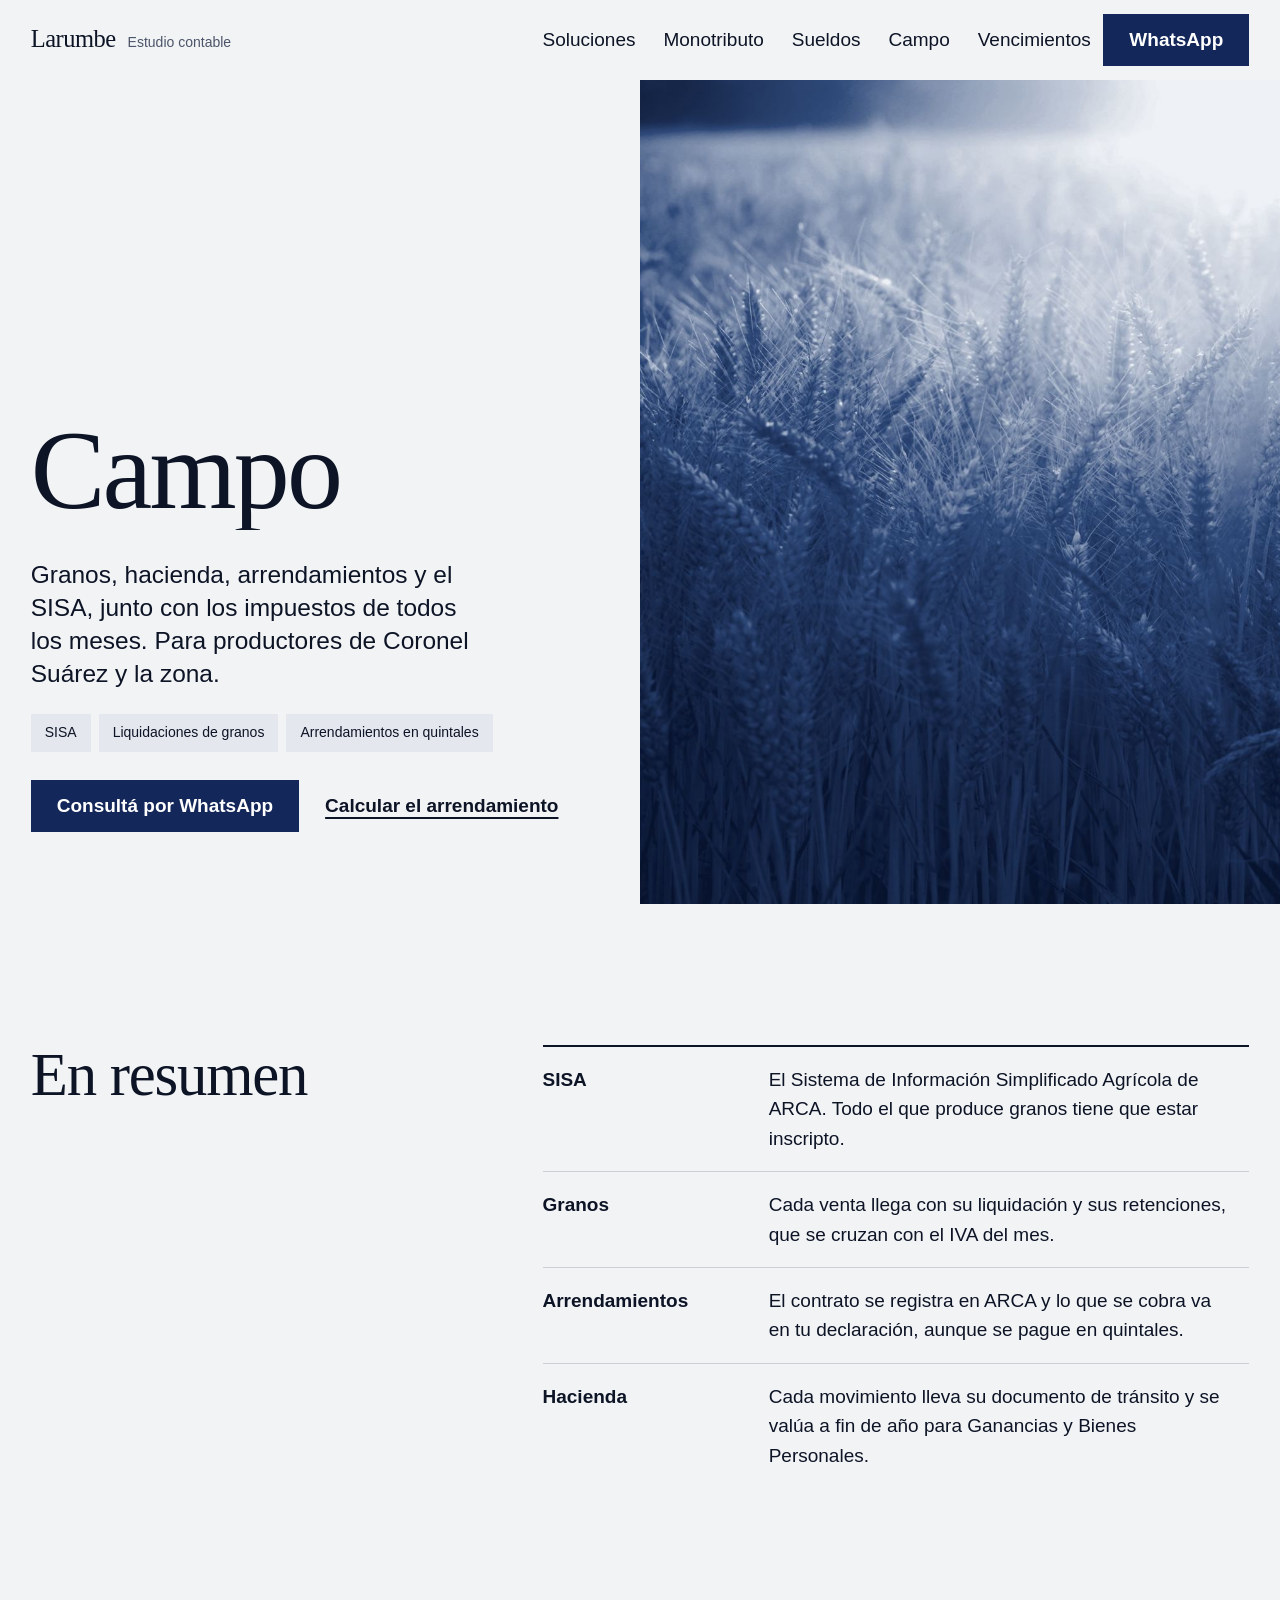
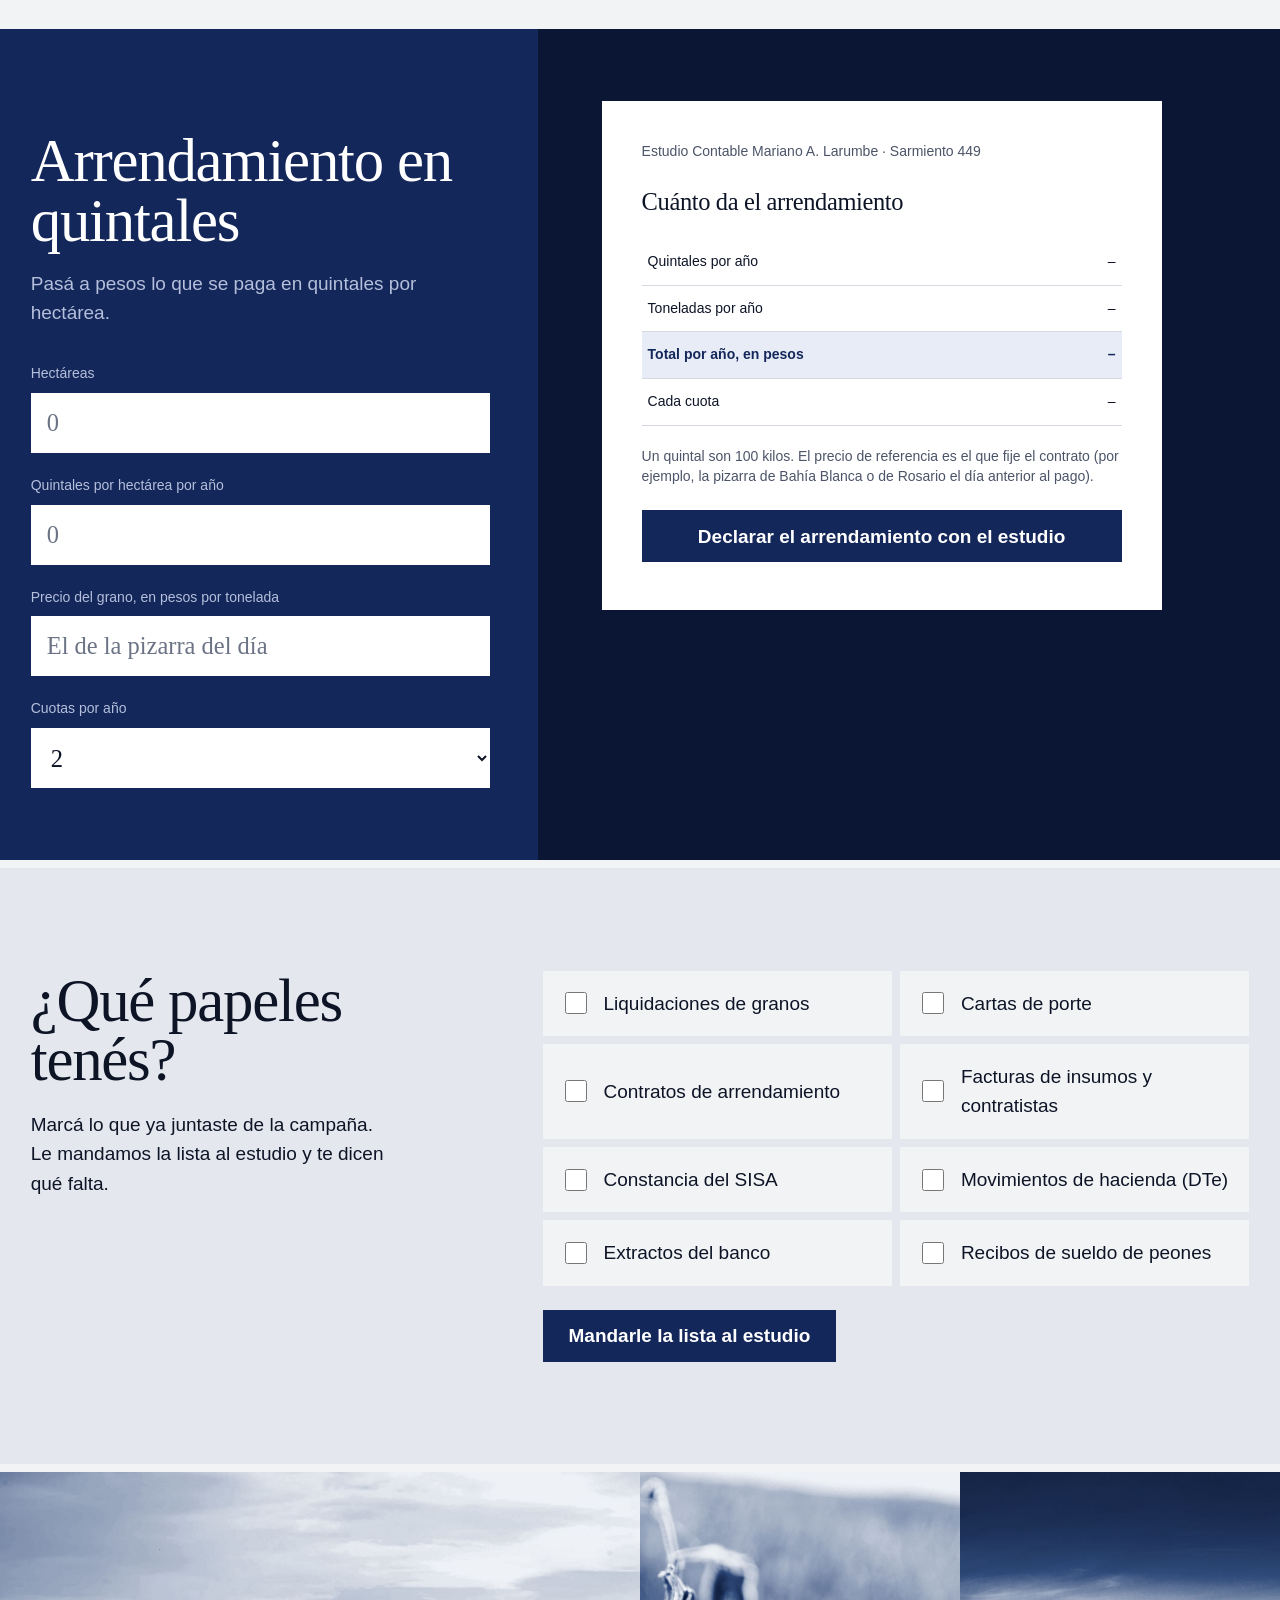
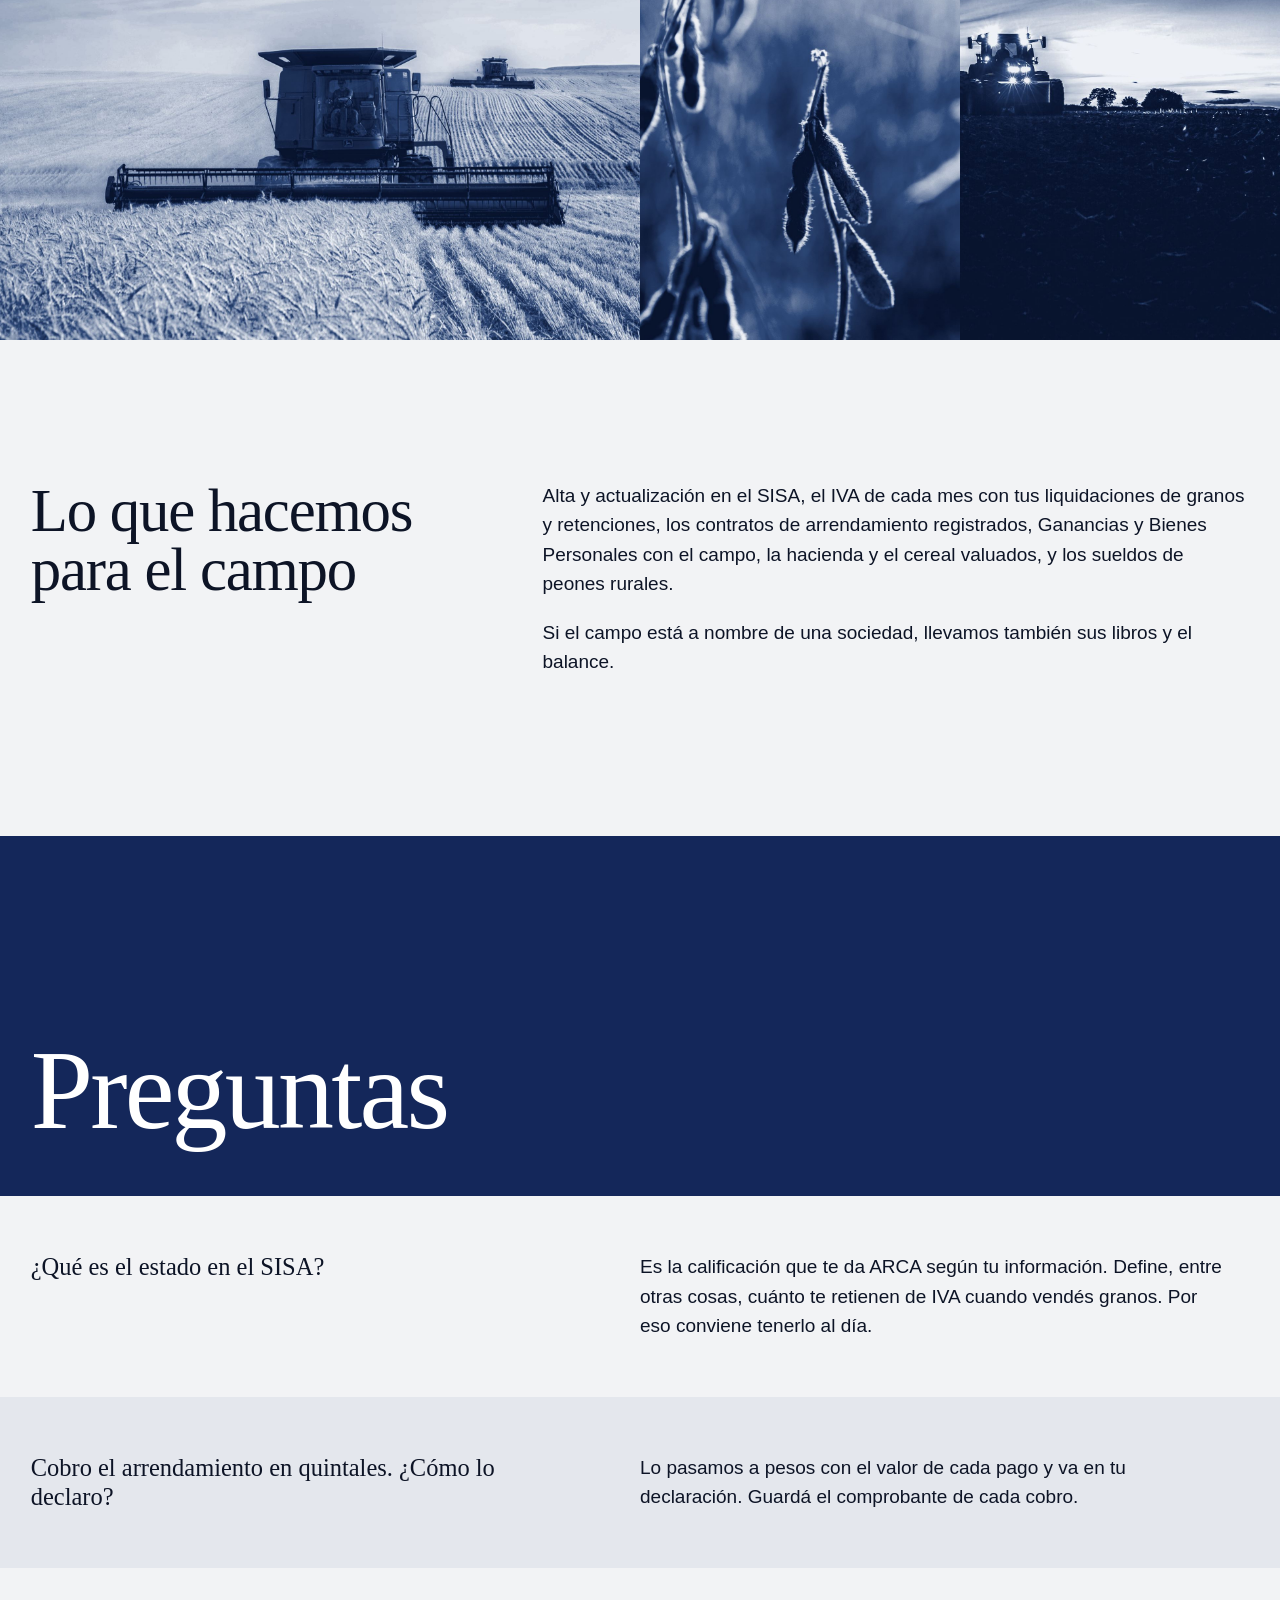
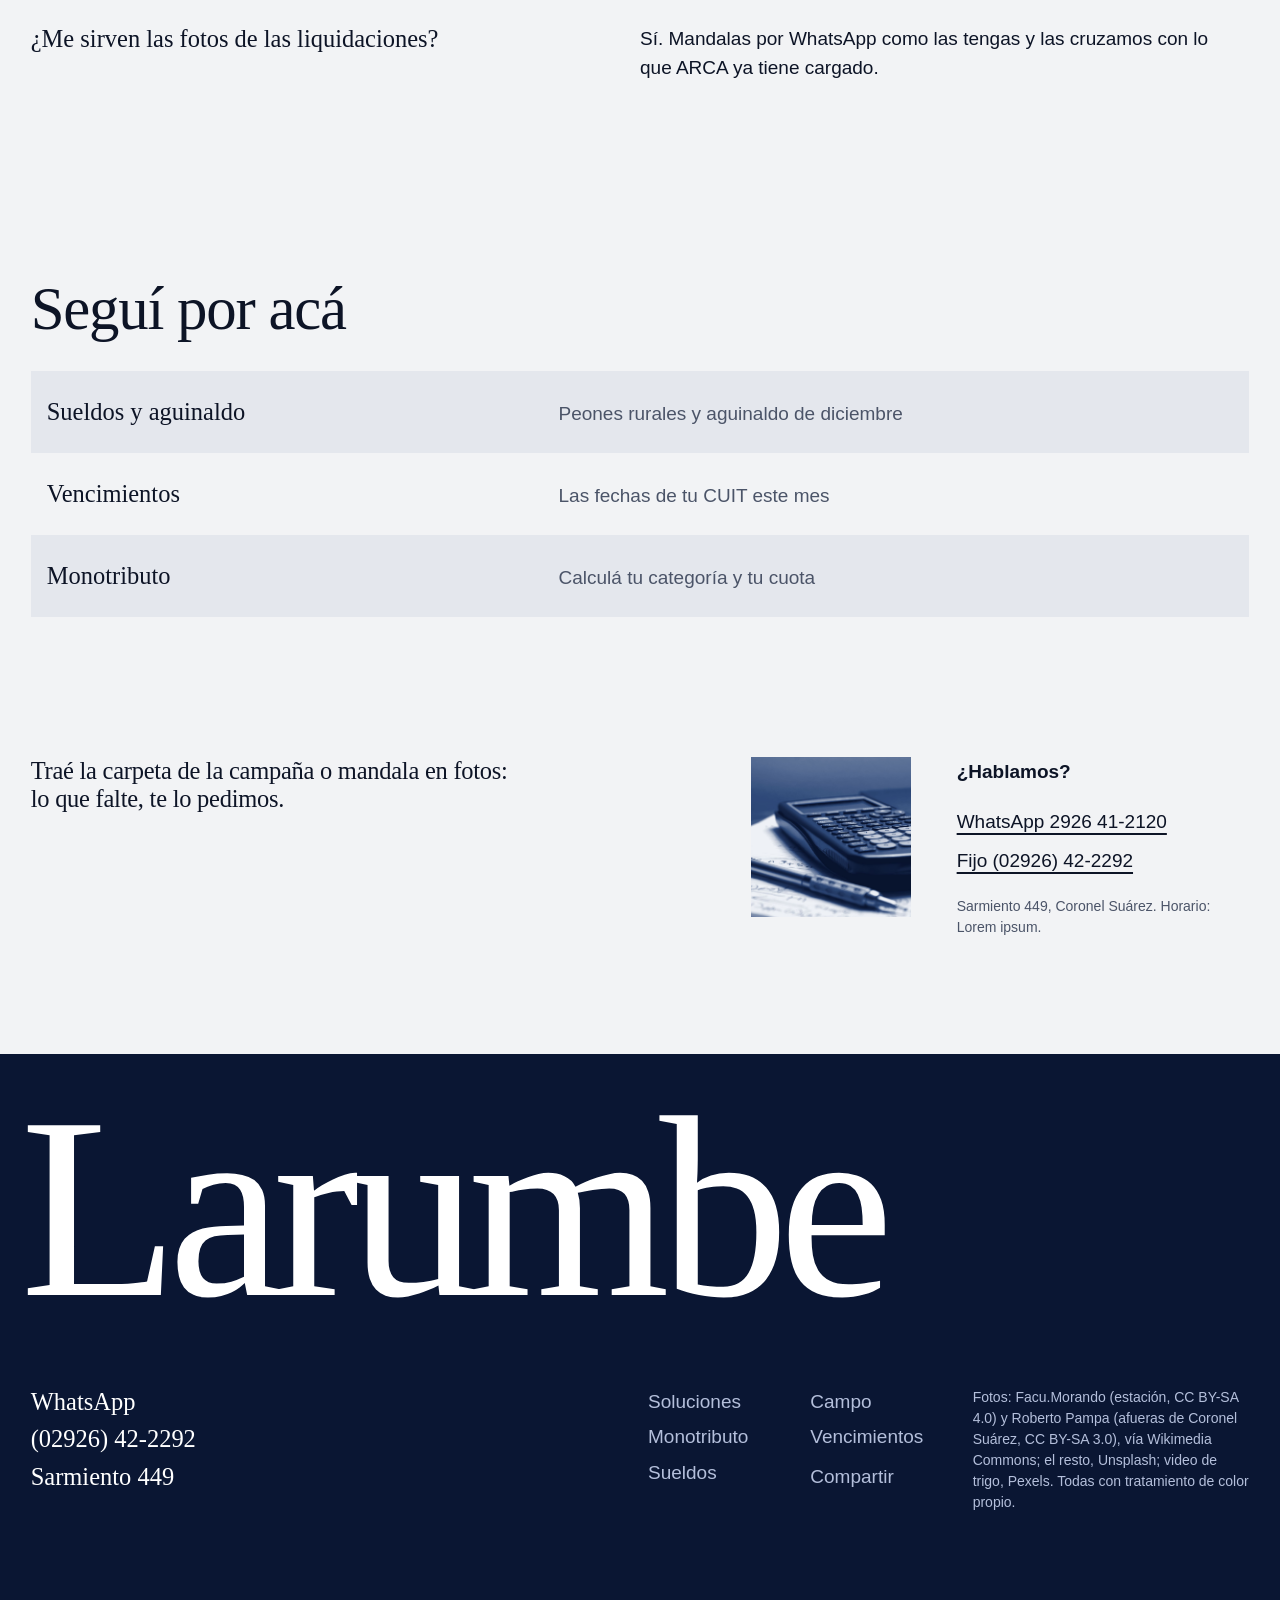
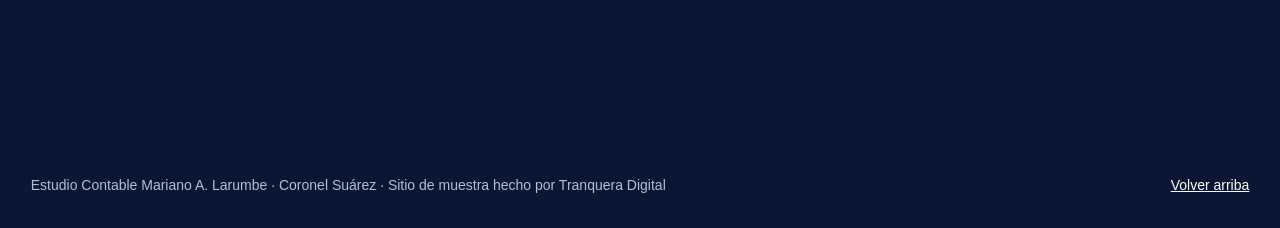
<file: campo/index.html>
<!doctype html>
<html lang="es-AR">
<head>
<meta charset="utf-8">
<meta name="viewport" content="width=device-width, initial-scale=1">
<title>Contador para productores agropecuarios en Coronel Suárez | Estudio Larumbe</title>
<meta name="description" content="Liquidaciones de granos, SISA, arrendamientos en quintales, hacienda y peones rurales. Calculá tu arrendamiento en pesos y mandale al estudio la lista de papeles de la campaña.">
<!-- Sitio de muestra: no indexar hasta que el estudio lo apruebe -->
<meta name="robots" content="noindex, nofollow">
<link rel="canonical" href="https://borthaburutoribio.github.io/estudio-larumbe-website/campo/">
<meta property="og:type" content="website">
<meta property="og:title" content="Contador para productores agropecuarios · Estudio Larumbe">
<meta property="og:description" content="Liquidaciones de granos, SISA, arrendamientos en quintales, hacienda y peones rurales. Calculá tu arrendamiento en pesos y mandale al estudio la lista de papeles de la campaña.">
<meta property="og:image" content="https://borthaburutoribio.github.io/estudio-larumbe-website/assets/img/espigas-de-trigo.jpg">
<meta property="og:locale" content="es_AR">
<meta name="theme-color" content="#14275a">
<link rel="icon" href="../assets/favicon.svg" type="image/svg+xml">
<link rel="preconnect" href="https://api.fontshare.com">
<link rel="preconnect" href="https://cdn.fontshare.com" crossorigin>
<link href="https://api.fontshare.com/v2/css?f[]=boska@400,500&f[]=switzer@400,500,600&display=swap" rel="stylesheet">
<link rel="stylesheet" href="../styles.css?v=5">
<script type="application/ld+json">{"@context": "https://schema.org", "@type": "BreadcrumbList", "itemListElement": [{"@type": "ListItem", "position": 1, "name": "Inicio", "item": "https://borthaburutoribio.github.io/estudio-larumbe-website/"}, {"@type": "ListItem", "position": 2, "name": "Productores agropecuarios", "item": "https://borthaburutoribio.github.io/estudio-larumbe-website/campo/"}]}</script>
<script type="application/ld+json">{"@context": "https://schema.org", "@type": "Service", "name": "Productores agropecuarios", "serviceType": "Productores agropecuarios", "provider": {"@type": "AccountingService", "name": "Estudio Contable Mariano A. Larumbe", "telephone": "+54 2926 42-2292", "address": {"@type": "PostalAddress", "streetAddress": "Sarmiento 449", "addressLocality": "Coronel Suárez", "postalCode": "7540", "addressRegion": "Buenos Aires", "addressCountry": "AR"}}, "areaServed": "Partido de Coronel Suárez"}</script>
<script type="application/ld+json">{"@context": "https://schema.org", "@type": "FAQPage", "mainEntity": [{"@type": "Question", "name": "¿Qué es el estado en el SISA?", "acceptedAnswer": {"@type": "Answer", "text": "Es la calificación que te da ARCA según tu información. Define, entre otras cosas, cuánto te retienen de IVA cuando vendés granos. Por eso conviene tenerlo al día."}}, {"@type": "Question", "name": "Cobro el arrendamiento en quintales. ¿Cómo lo declaro?", "acceptedAnswer": {"@type": "Answer", "text": "Lo pasamos a pesos con el valor de cada pago y va en tu declaración. Guardá el comprobante de cada cobro."}}, {"@type": "Question", "name": "¿Me sirven las fotos de las liquidaciones?", "acceptedAnswer": {"@type": "Answer", "text": "Sí. Mandalas por WhatsApp como las tengas y las cruzamos con lo que ARCA ya tiene cargado."}}]}</script>
</head>
<body class="sub">
<a class="skip" href="#contenido">Ir al contenido</a>
<!--HEADER--><header class="bar">
  <a class="wordmark" href="../" aria-label="Estudio Larumbe, inicio">
    <span class="wm-name">Larumbe</span>
    <span class="wm-sub">Estudio contable</span>
  </a>
  <nav class="nav" aria-label="Secciones">
    <button class="nav-toggle" type="button" aria-expanded="false" aria-controls="menu">Menú</button>
    <ul id="menu" class="nav-list"><li><a href="../soluciones/">Soluciones</a></li><li><a href="../monotributo/">Monotributo</a></li><li><a href="../sueldos/">Sueldos</a></li><li><a href="../campo/">Campo</a></li><li><a href="../vencimientos/">Vencimientos</a></li></ul>
  </nav>
  <a class="btn btn-ink bar-cta" href="https://wa.me/5492926412120?text=Hola%20Mariano%2C%20te%20escribo%20desde%20la%20web%20del%20estudio." target="_blank" rel="noopener">WhatsApp</a>
</header><!--/HEADER-->
<main id="contenido">
<section class="ph" id="inicio">
  <div class="ph-text">
    <h1 class="ph-title"><span class="line"><span>Campo</span></span></h1>
    <p class="standfirst reveal-late">Granos, hacienda, arrendamientos y el SISA, junto con los impuestos de todos los meses. Para productores de Coronel Suárez y la zona.</p>
    <ul class="chips reveal-late"><li>SISA</li><li>Liquidaciones de granos</li><li>Arrendamientos en quintales</li></ul>
    <div class="hero-actions reveal-late">
      <a class="btn btn-ink" href="https://wa.me/5492926412120?text=Hola%20Mariano%2C%20tengo%20campo%20y%20quiero%20consultar." target="_blank" rel="noopener">Consultá por WhatsApp</a>
      <a class="link" href="#calculadora">Calcular el arrendamiento</a>
    </div>
  </div>
  <figure class="ph-img"><img src="../assets/img/espigas-de-trigo.jpg" width="2000" height="1333" alt="Espigas de trigo a contraluz" fetchpriority="high"></figure>
</section>

<section class="sum" aria-labelledby="sum-t">
  <h2 id="sum-t" class="h-head rise">En resumen</h2>
  <table class="sum-table rise"><tbody><tr><th scope="row">SISA</th><td>El Sistema de Información Simplificado Agrícola de ARCA. Todo el que produce granos tiene que estar inscripto.</td></tr><tr><th scope="row">Granos</th><td>Cada venta llega con su liquidación y sus retenciones, que se cruzan con el IVA del mes.</td></tr><tr><th scope="row">Arrendamientos</th><td>El contrato se registra en ARCA y lo que se cobra va en tu declaración, aunque se pague en quintales.</td></tr><tr><th scope="row">Hacienda</th><td>Cada movimiento lleva su documento de tránsito y se valúa a fin de año para Ganancias y Bienes Personales.</td></tr></tbody></table>
</section>

<section class="tool" id="calculadora" aria-labelledby="t-arr">
  <div class="tool-pick">
    <h2 id="t-arr" class="h-head rise">Arrendamiento en quintales</h2>
    <p class="tool-help">Pasá a pesos lo que se paga en quintales por hectárea.</p>
    <form class="calc" data-calc="arr" novalidate>
      <label class="field"><span>Hectáreas</span>
        <input type="text" inputmode="numeric" name="ha" placeholder="0" autocomplete="off" data-num></label>
      <label class="field"><span>Quintales por hectárea por año</span>
        <input type="text" inputmode="decimal" name="qq" placeholder="0" autocomplete="off" data-num></label>
      <label class="field"><span>Precio del grano, en pesos por tonelada</span>
        <input type="text" inputmode="numeric" name="precio" placeholder="El de la pizarra del día" autocomplete="off" data-money></label>
      <label class="field"><span>Cuotas por año</span>
        <select name="cuotas"><option>2</option><option>1</option><option>3</option><option>4</option></select></label>
    </form>
  </div>
  <div class="tool-stage">
    <article class="sheet" data-ui aria-live="polite">
      <p class="sh-from">Estudio Contable Mariano A. Larumbe · Sarmiento 449</p>
      <p class="sh-title">Cuánto da el arrendamiento</p>
      <table class="sh-table res-table"><tbody>
        <tr><td>Quintales por año</td><td data-out="qqt">–</td></tr>
        <tr><td>Toneladas por año</td><td data-out="tn">–</td></tr>
        <tr class="is-first"><td>Total por año, en pesos</td><td data-out="total">–</td></tr>
        <tr><td>Cada cuota</td><td data-out="cuota">–</td></tr>
      </tbody></table>
      <p class="sh-foot">Un quintal son 100 kilos. El precio de referencia es el que fije el contrato (por ejemplo, la pizarra de Bahía Blanca o de Rosario el día anterior al pago).</p>
      <a class="btn btn-ink sheet-cta" data-wa="arr" href="https://wa.me/5492926412120" target="_blank" rel="noopener">Declarar el arrendamiento con el estudio</a>
    </article>
  </div>
</section>
<section class="papers" id="papeles" aria-labelledby="t-pap">
  <div class="papers-head">
    <h2 id="t-pap" class="h-head rise">¿Qué papeles tenés?</h2>
    <p class="body rise">Marcá lo que ya juntaste de la campaña. Le mandamos la lista al estudio y te dicen qué falta.</p>
  </div>
  <form class="papers-list" data-calc="papeles">
    <label><input type="checkbox" value="Liquidaciones de granos"><span>Liquidaciones de granos</span></label>
    <label><input type="checkbox" value="Cartas de porte"><span>Cartas de porte</span></label>
    <label><input type="checkbox" value="Contratos de arrendamiento"><span>Contratos de arrendamiento</span></label>
    <label><input type="checkbox" value="Facturas de insumos y contratistas"><span>Facturas de insumos y contratistas</span></label>
    <label><input type="checkbox" value="Constancia del SISA"><span>Constancia del SISA</span></label>
    <label><input type="checkbox" value="Movimientos de hacienda (DTe)"><span>Movimientos de hacienda (DTe)</span></label>
    <label><input type="checkbox" value="Extractos del banco"><span>Extractos del banco</span></label>
    <label><input type="checkbox" value="Recibos de sueldo de peones"><span>Recibos de sueldo de peones</span></label>
    <a class="btn btn-ink" data-wa="papeles" href="https://wa.me/5492926412120" target="_blank" rel="noopener">Mandarle la lista al estudio</a>
  </form>
</section>

<section class="band" aria-label="Fotos"><figure><img src="../assets/img/cosechadora-en-trigo.jpg" alt="Cosechadora levantando trigo en un lote" loading="lazy" decoding="async"></figure><figure><img src="../assets/img/vainas-de-soja.jpg" alt="Vainas de soja en la planta" loading="lazy" decoding="async"></figure><figure><img src="../assets/img/tractor-al-anochecer.jpg" alt="Tractor trabajando un lote al anochecer" loading="lazy" decoding="async"></figure></section>

<section class="txt" aria-labelledby="s-0"><h2 id="s-0" class="h-head rise">Lo que hacemos para el campo</h2><div class="txt-body rise"><p>Alta y actualización en el SISA, el IVA de cada mes con tus liquidaciones de granos y retenciones, los contratos de arrendamiento registrados, Ganancias y Bienes Personales con el campo, la hacienda y el cereal valuados, y los sueldos de peones rurales. <!-- A CONFIRMAR: servicios del estudio --></p><p>Si el campo está a nombre de una sociedad, llevamos también sus libros y el balance.</p></div></section>

<section class="faq" id="preguntas" aria-labelledby="q-title"><div class="faq-band faq-head"><h2 id="q-title" class="faq-title rise">Preguntas</h2></div><div class="faq-band"><h3 class="q">¿Qué es el estado en el SISA?</h3><p class="a">Es la calificación que te da ARCA según tu información. Define, entre otras cosas, cuánto te retienen de IVA cuando vendés granos. Por eso conviene tenerlo al día.</p></div><div class="faq-band"><h3 class="q">Cobro el arrendamiento en quintales. ¿Cómo lo declaro?</h3><p class="a">Lo pasamos a pesos con el valor de cada pago y va en tu declaración. Guardá el comprobante de cada cobro.</p></div><div class="faq-band"><h3 class="q">¿Me sirven las fotos de las liquidaciones?</h3><p class="a">Sí. Mandalas por WhatsApp como las tengas y las cruzamos con lo que ARCA ya tiene cargado.</p></div></section>

<section class="rel" aria-labelledby="rel-t">
  <h2 id="rel-t" class="h-head rise">Seguí por acá</h2>
  <ul class="rel-list"><li><a href="../sueldos/"><span>Sueldos y aguinaldo</span><span class="rel-d">Peones rurales y aguinaldo de diciembre</span></a></li><li><a href="../vencimientos/"><span>Vencimientos</span><span class="rel-d">Las fechas de tu CUIT este mes</span></a></li><li><a href="../monotributo/"><span>Monotributo</span><span class="rel-d">Calculá tu categoría y tu cuota</span></a></li></ul>
</section>

<section class="contact" id="contacto" aria-labelledby="k-title">
  <h2 id="k-title" class="sr">Contacto</h2>
  <p class="contact-say rise">Traé la carpeta de la campaña o mandala en fotos: lo que falte, te lo pedimos.</p>
  <figure class="contact-pic"><img src="../assets/img/calculadora-y-lapicera.jpg" width="2000" height="1333" alt="Calculadora y lapicera sobre una hoja con cuentas" loading="lazy" decoding="async"></figure>
  <div class="contact-links">
    <p class="contact-q">¿Hablamos?</p>
    <a class="ulink" href="https://wa.me/5492926412120?text=Hola%20Mariano%2C%20tengo%20campo%20y%20quiero%20consultar." target="_blank" rel="noopener">WhatsApp 2926 41-2120</a>
    <a class="ulink" href="tel:+542926422292">Fijo (02926) 42-2292</a>
    <p class="contact-small">Sarmiento 449, Coronel Suárez. Horario: Lorem ipsum.</p>
  </div>
</section>
</main>
<!--FOOTER--><footer class="foot">
  <p class="foot-name" aria-hidden="true">Larumbe</p>
  <div class="foot-row">
    <ul class="foot-places">
      <li><a href="https://wa.me/5492926412120" target="_blank" rel="noopener">WhatsApp</a></li>
      <li><a href="tel:+542926422292">(02926) 42-2292</a></li>
      <li><a href="https://maps.google.com/?q=Sarmiento+449,+Coronel+Su%C3%A1rez" target="_blank" rel="noopener">Sarmiento 449</a></li>
    </ul>
    <div class="foot-cols">
      <ul><li><a href="../soluciones/">Soluciones</a></li><li><a href="../monotributo/">Monotributo</a></li><li><a href="../sueldos/">Sueldos</a></li></ul>
      <ul><li><a href="../campo/">Campo</a></li><li><a href="../vencimientos/">Vencimientos</a></li><li><button type="button" class="share" id="share">Compartir</button></li></ul>
      <p class="credits">Fotos: Facu.Morando (estación, CC BY-SA 4.0) y Roberto Pampa (afueras de Coronel Suárez, CC BY-SA 3.0), vía Wikimedia Commons; el resto, Unsplash; video de trigo, Pexels. Todas con tratamiento de color propio.</p>
    </div>
  </div>
  <div class="foot-legal">
    <p>Estudio Contable Mariano A. Larumbe · Coronel Suárez · Sitio de muestra hecho por Tranquera Digital</p>
    <a href="#inicio">Volver arriba</a>
  </div>
</footer>

<a class="wa-fab" href="https://wa.me/5492926412120?text=Hola%20Mariano%2C%20te%20escribo%20desde%20la%20web%20del%20estudio." target="_blank" rel="noopener" aria-label="Escribir por WhatsApp">WhatsApp</a><!--/FOOTER-->
<!--SCRIPTS--><script src="../vencimientos.js?v=5"></script>
<script src="../script.js?v=5"></script>
<script src="../tools.js?v=5"></script><!--/SCRIPTS-->
</body>
</html>
</file>
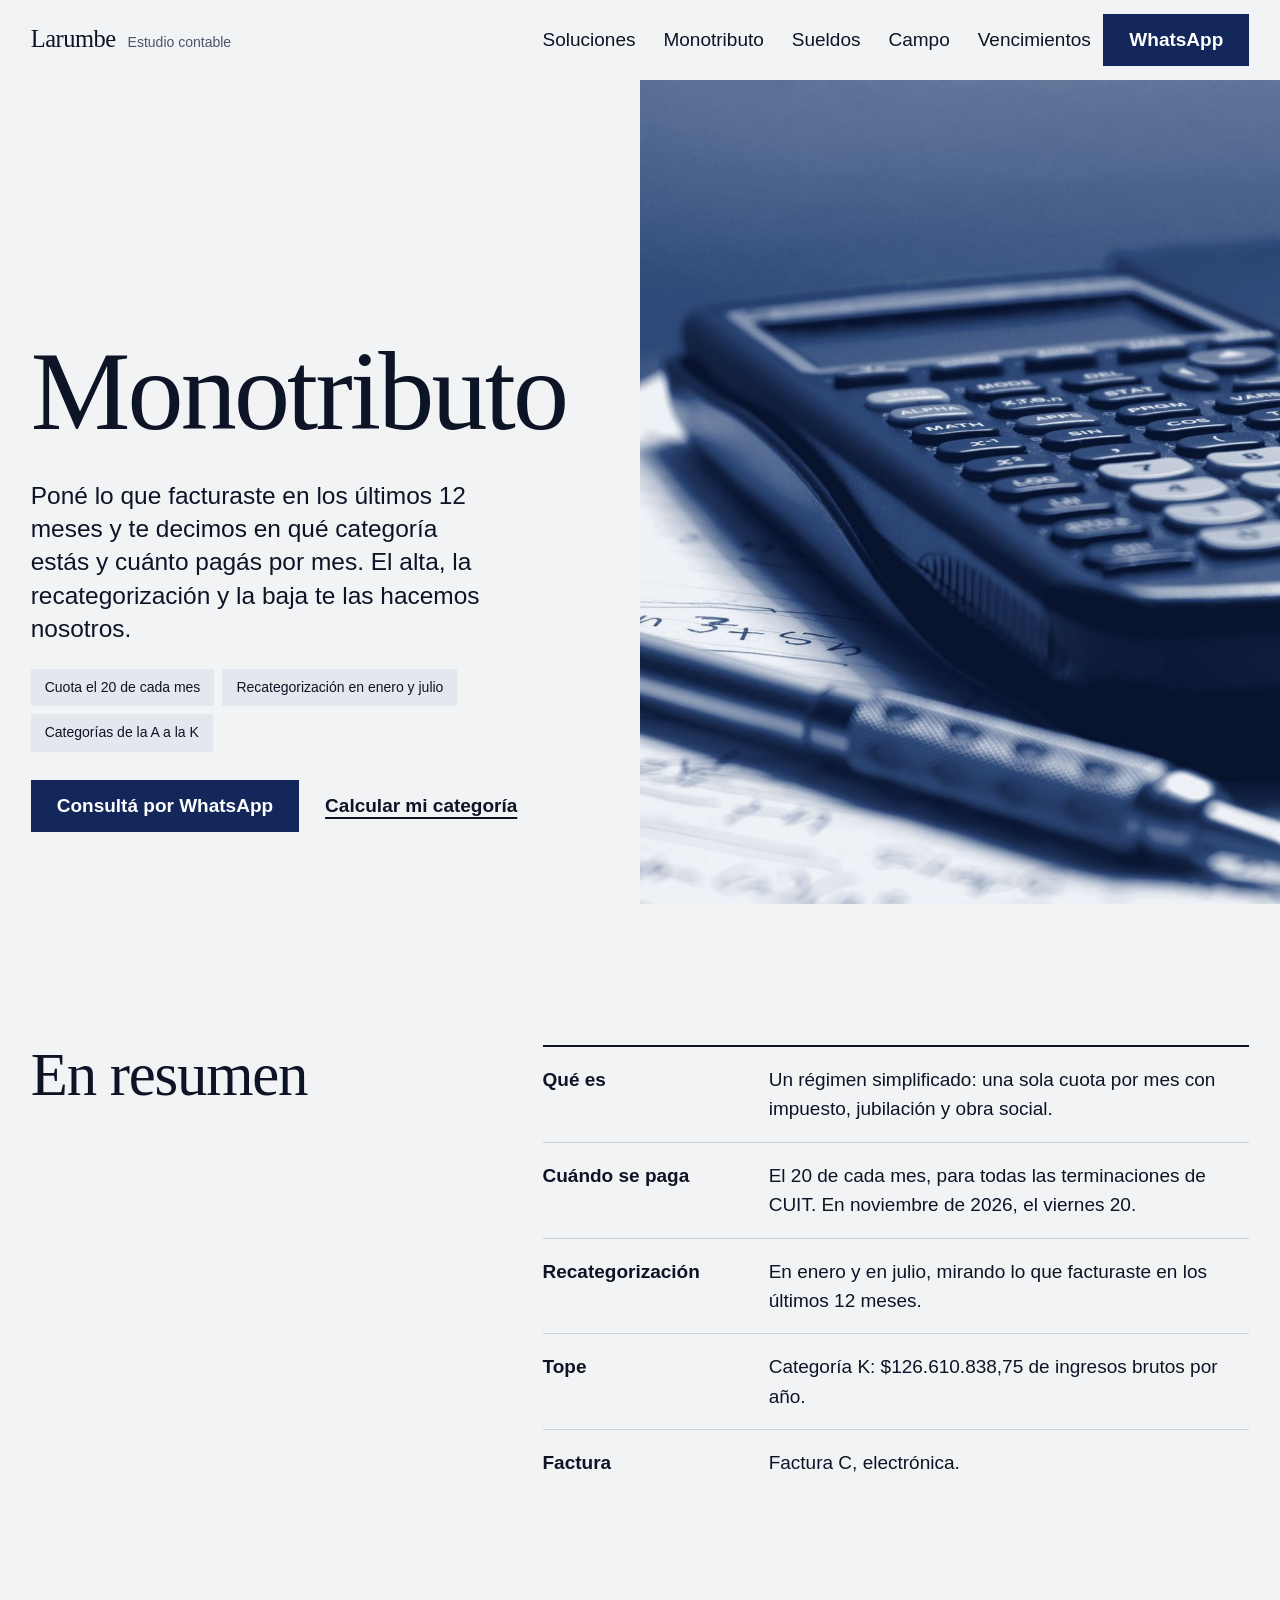
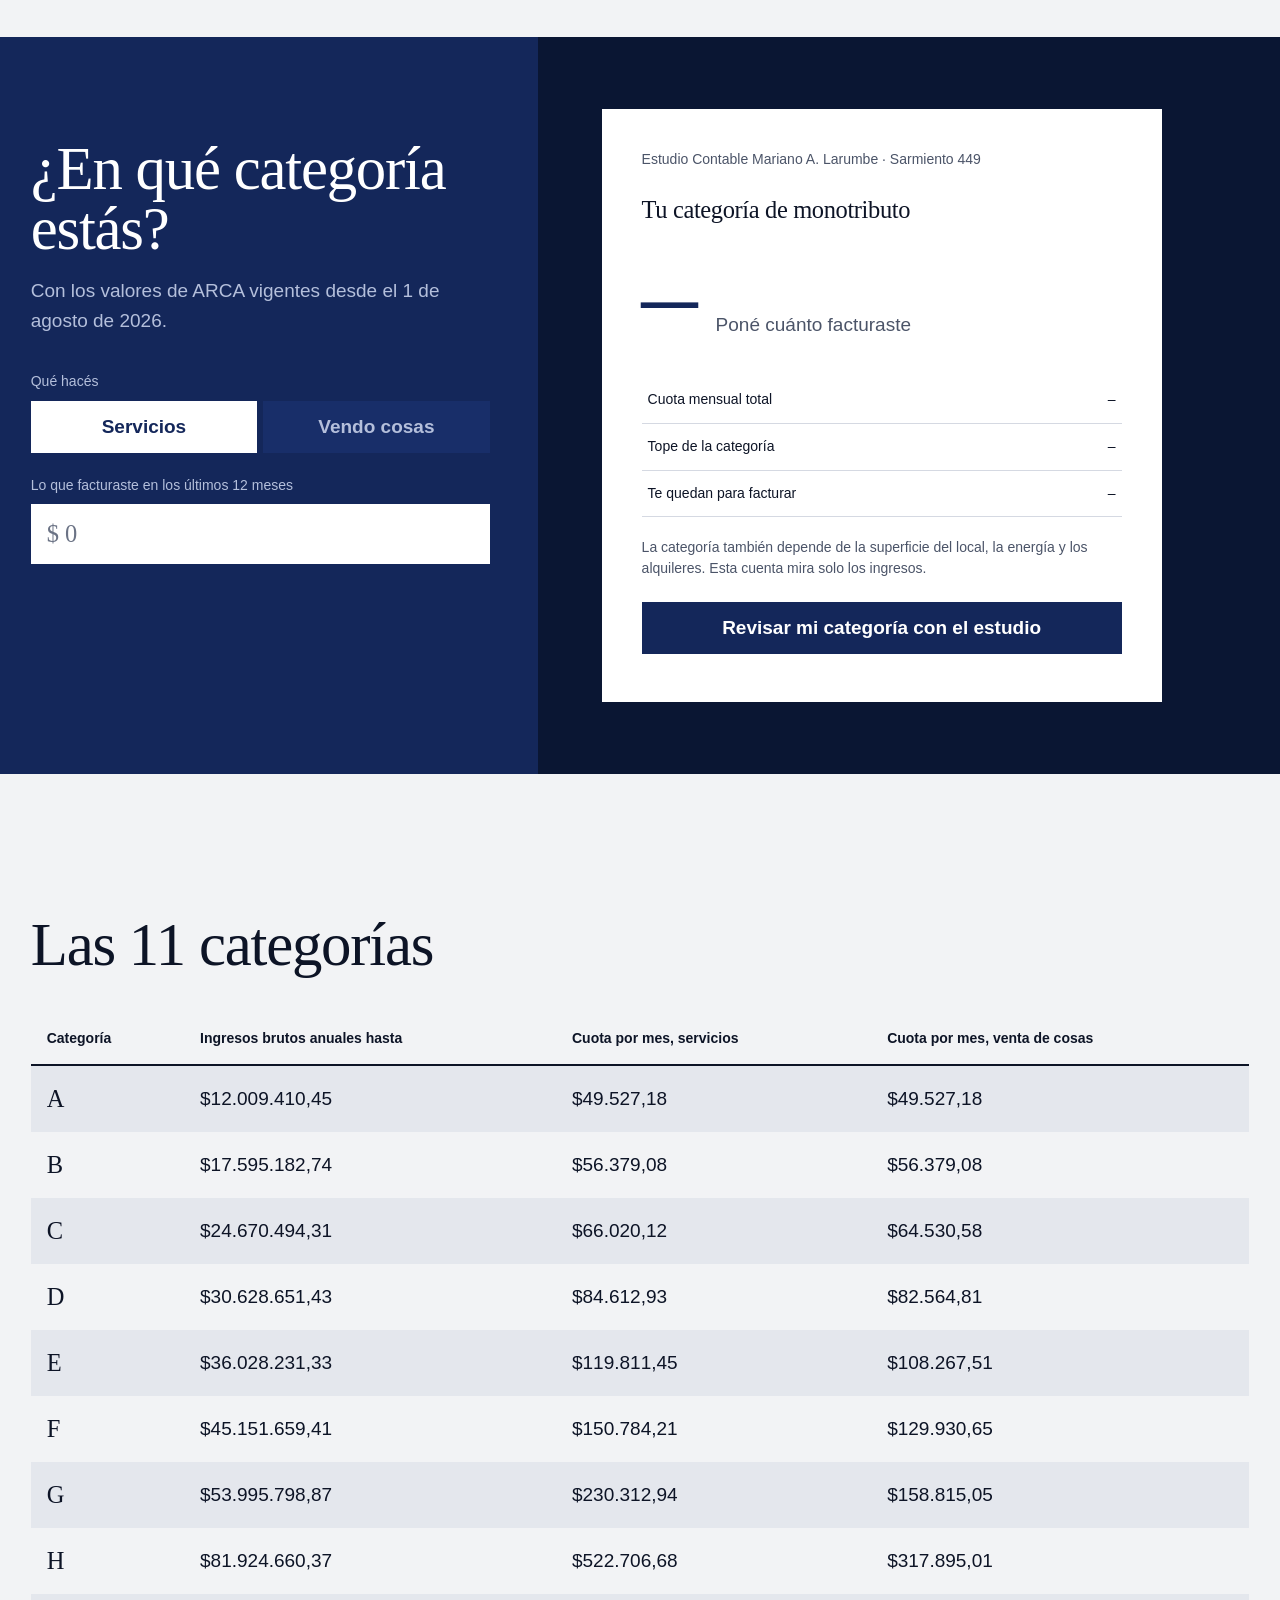
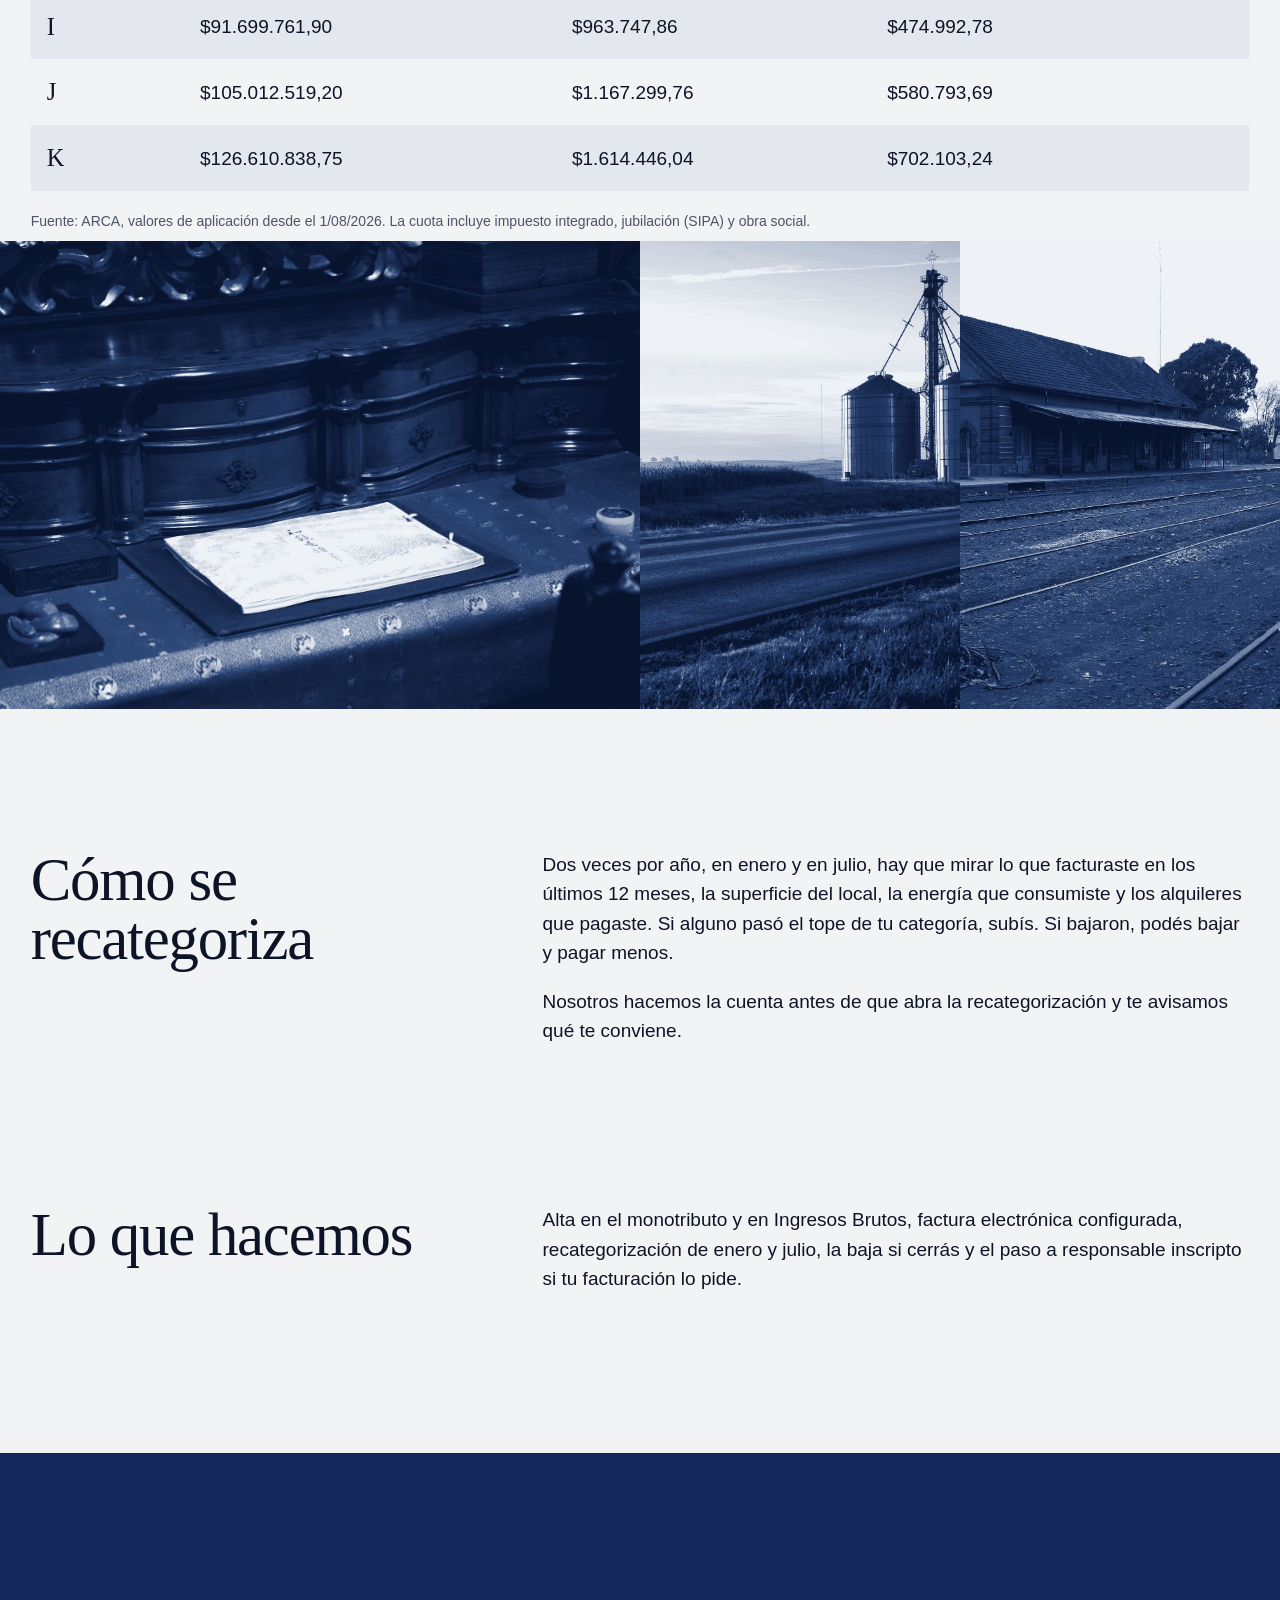
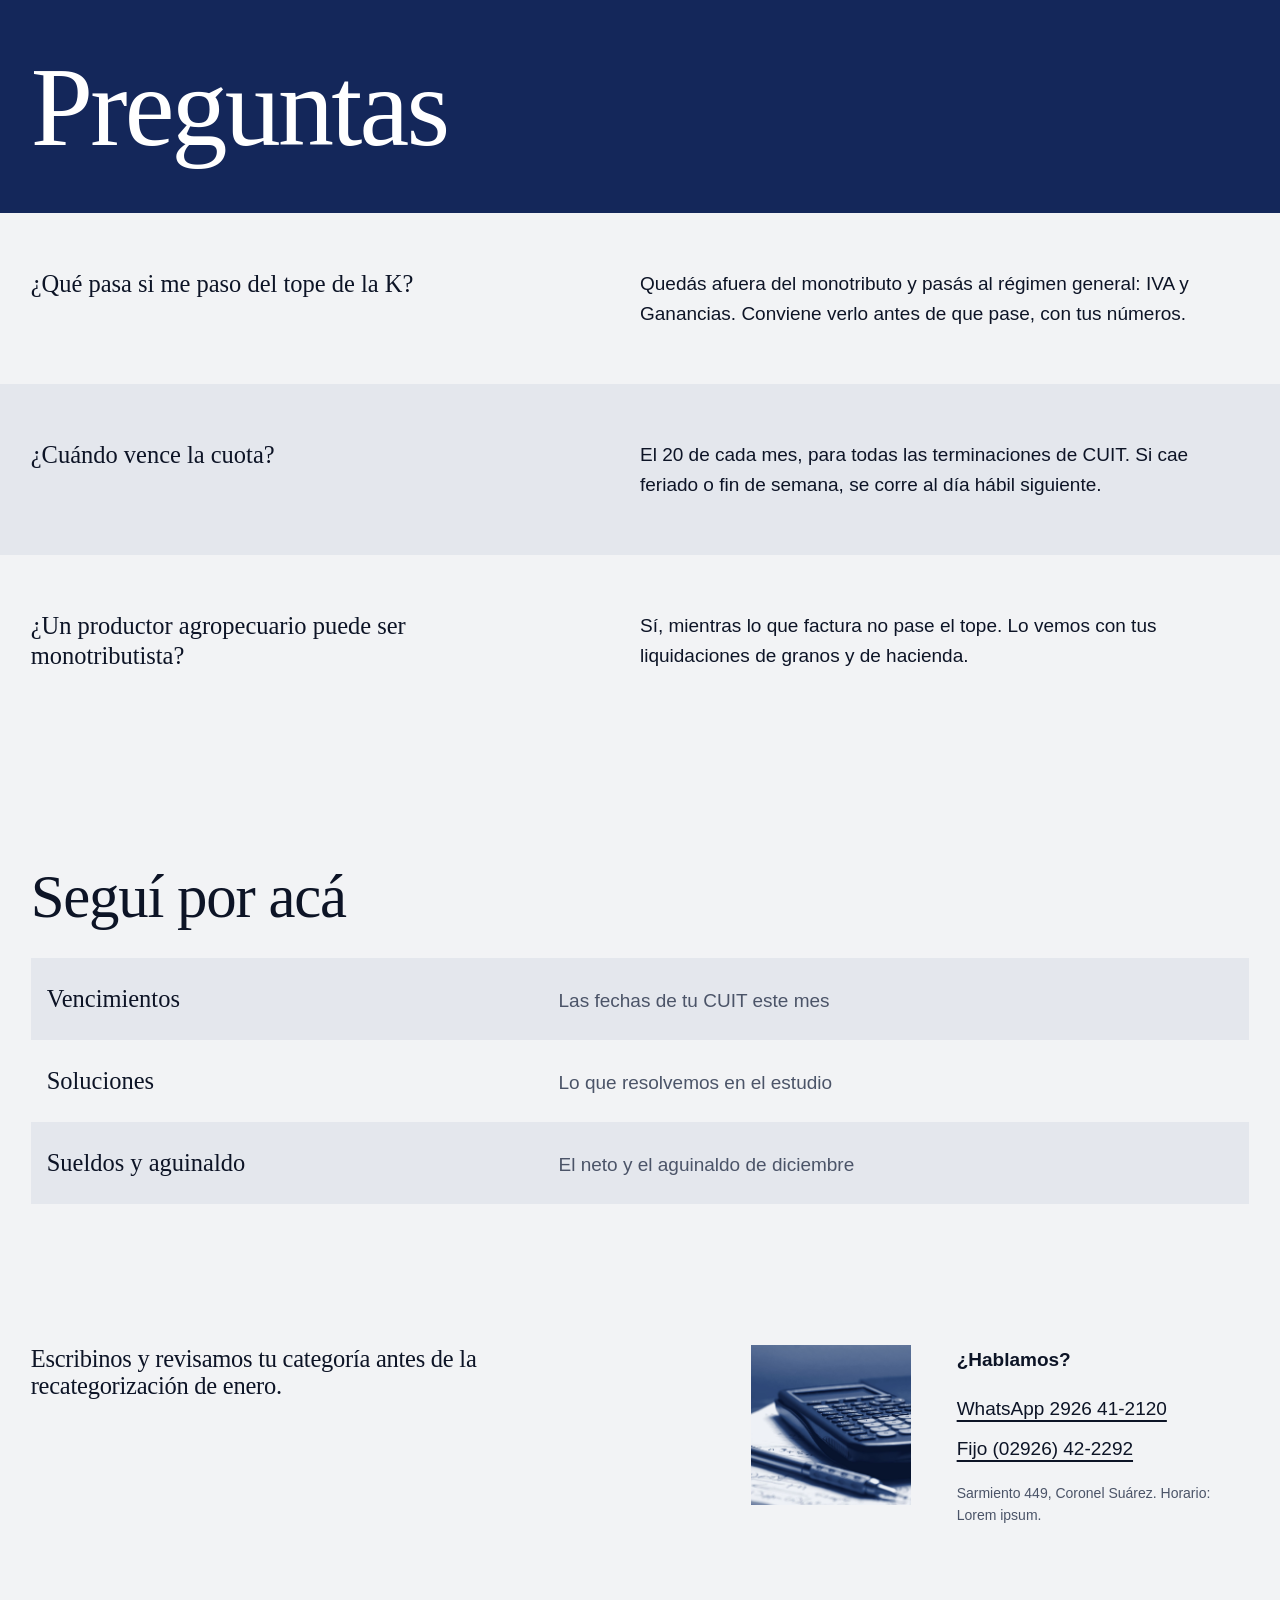
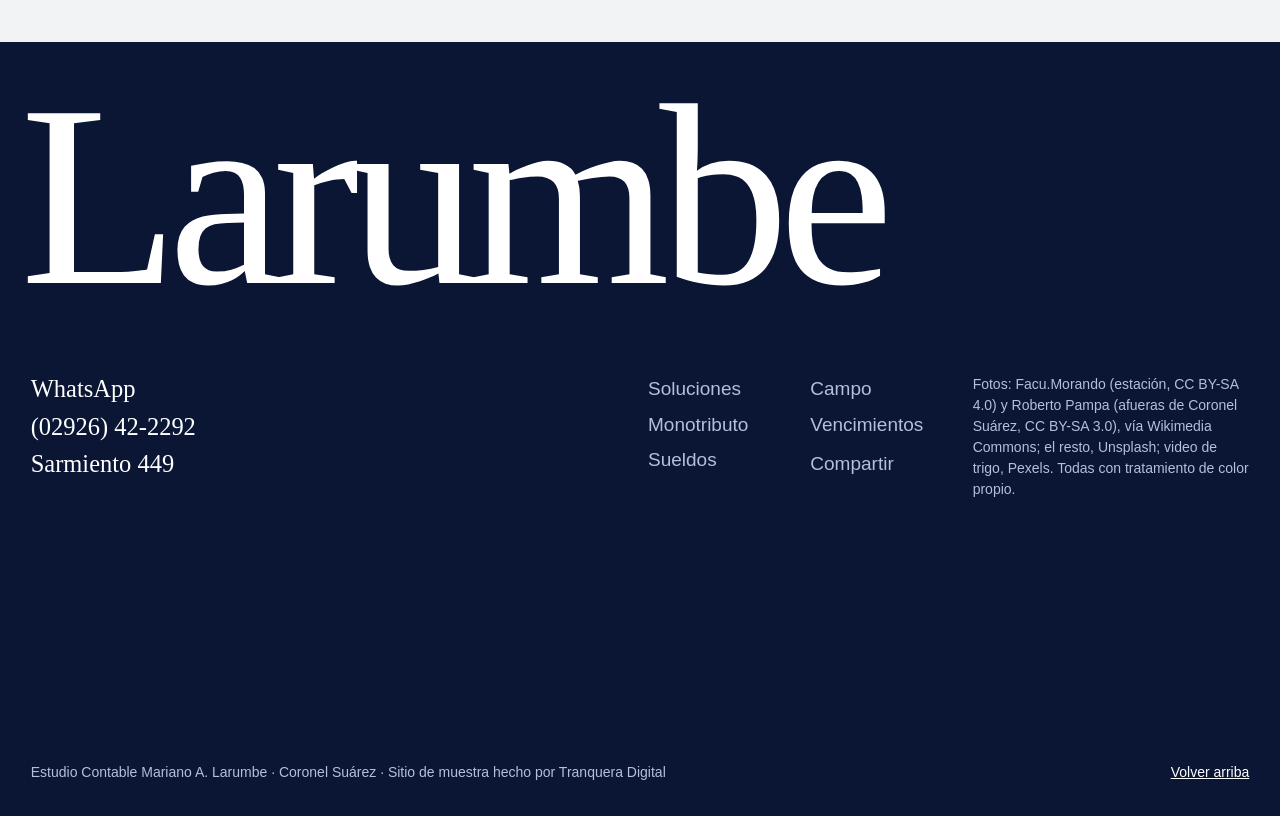
<file: monotributo/index.html>
<!doctype html>
<html lang="es-AR">
<head>
<meta charset="utf-8">
<meta name="viewport" content="width=device-width, initial-scale=1">
<title>Monotributo en Coronel Suárez: categoría y cuota 2026 | Estudio Larumbe</title>
<meta name="description" content="Calculá en qué categoría del monotributo estás según lo que facturaste en los últimos 12 meses y cuánto pagás por mes. Valores de ARCA desde el 1/08/2026.">
<!-- Sitio de muestra: no indexar hasta que el estudio lo apruebe -->
<meta name="robots" content="noindex, nofollow">
<link rel="canonical" href="https://borthaburutoribio.github.io/estudio-larumbe-website/monotributo/">
<meta property="og:type" content="website">
<meta property="og:title" content="Monotributo: categoría y cuota · Estudio Larumbe">
<meta property="og:description" content="Calculá en qué categoría del monotributo estás según lo que facturaste en los últimos 12 meses y cuánto pagás por mes. Valores de ARCA desde el 1/08/2026.">
<meta property="og:image" content="https://borthaburutoribio.github.io/estudio-larumbe-website/assets/img/calculadora-y-lapicera.jpg">
<meta property="og:locale" content="es_AR">
<meta name="theme-color" content="#14275a">
<link rel="icon" href="../assets/favicon.svg" type="image/svg+xml">
<link rel="preconnect" href="https://api.fontshare.com">
<link rel="preconnect" href="https://cdn.fontshare.com" crossorigin>
<link href="https://api.fontshare.com/v2/css?f[]=boska@400,500&f[]=switzer@400,500,600&display=swap" rel="stylesheet">
<link rel="stylesheet" href="../styles.css?v=5">
<script type="application/ld+json">{"@context": "https://schema.org", "@type": "BreadcrumbList", "itemListElement": [{"@type": "ListItem", "position": 1, "name": "Inicio", "item": "https://borthaburutoribio.github.io/estudio-larumbe-website/"}, {"@type": "ListItem", "position": 2, "name": "Monotributo", "item": "https://borthaburutoribio.github.io/estudio-larumbe-website/monotributo/"}]}</script>
<script type="application/ld+json">{"@context": "https://schema.org", "@type": "Service", "name": "Monotributo", "serviceType": "Monotributo", "provider": {"@type": "AccountingService", "name": "Estudio Contable Mariano A. Larumbe", "telephone": "+54 2926 42-2292", "address": {"@type": "PostalAddress", "streetAddress": "Sarmiento 449", "addressLocality": "Coronel Suárez", "postalCode": "7540", "addressRegion": "Buenos Aires", "addressCountry": "AR"}}, "areaServed": "Partido de Coronel Suárez"}</script>
<script type="application/ld+json">{"@context": "https://schema.org", "@type": "FAQPage", "mainEntity": [{"@type": "Question", "name": "¿Qué pasa si me paso del tope de la K?", "acceptedAnswer": {"@type": "Answer", "text": "Quedás afuera del monotributo y pasás al régimen general: IVA y Ganancias. Conviene verlo antes de que pase, con tus números."}}, {"@type": "Question", "name": "¿Cuándo vence la cuota?", "acceptedAnswer": {"@type": "Answer", "text": "El 20 de cada mes, para todas las terminaciones de CUIT. Si cae feriado o fin de semana, se corre al día hábil siguiente."}}, {"@type": "Question", "name": "¿Un productor agropecuario puede ser monotributista?", "acceptedAnswer": {"@type": "Answer", "text": "Sí, mientras lo que factura no pase el tope. Lo vemos con tus liquidaciones de granos y de hacienda."}}]}</script>
</head>
<body class="sub">
<a class="skip" href="#contenido">Ir al contenido</a>
<!--HEADER--><header class="bar">
  <a class="wordmark" href="../" aria-label="Estudio Larumbe, inicio">
    <span class="wm-name">Larumbe</span>
    <span class="wm-sub">Estudio contable</span>
  </a>
  <nav class="nav" aria-label="Secciones">
    <button class="nav-toggle" type="button" aria-expanded="false" aria-controls="menu">Menú</button>
    <ul id="menu" class="nav-list"><li><a href="../soluciones/">Soluciones</a></li><li><a href="../monotributo/">Monotributo</a></li><li><a href="../sueldos/">Sueldos</a></li><li><a href="../campo/">Campo</a></li><li><a href="../vencimientos/">Vencimientos</a></li></ul>
  </nav>
  <a class="btn btn-ink bar-cta" href="https://wa.me/5492926412120?text=Hola%20Mariano%2C%20te%20escribo%20desde%20la%20web%20del%20estudio." target="_blank" rel="noopener">WhatsApp</a>
</header><!--/HEADER-->
<main id="contenido">
<section class="ph" id="inicio">
  <div class="ph-text">
    <h1 class="ph-title"><span class="line"><span>Monotributo</span></span></h1>
    <p class="standfirst reveal-late">Poné lo que facturaste en los últimos 12 meses y te decimos en qué categoría estás y cuánto pagás por mes. El alta, la recategorización y la baja te las hacemos nosotros.</p>
    <ul class="chips reveal-late"><li>Cuota el 20 de cada mes</li><li>Recategorización en enero y julio</li><li>Categorías de la A a la K</li></ul>
    <div class="hero-actions reveal-late">
      <a class="btn btn-ink" href="https://wa.me/5492926412120?text=Hola%20Mariano%2C%20quiero%20consultar%20por%20el%20monotributo." target="_blank" rel="noopener">Consultá por WhatsApp</a>
      <a class="link" href="#calculadora">Calcular mi categoría</a>
    </div>
  </div>
  <figure class="ph-img"><img src="../assets/img/calculadora-y-lapicera.jpg" width="2000" height="1333" alt="Calculadora y lapicera sobre una hoja con cuentas" fetchpriority="high"></figure>
</section>

<section class="sum" aria-labelledby="sum-t">
  <h2 id="sum-t" class="h-head rise">En resumen</h2>
  <table class="sum-table rise"><tbody><tr><th scope="row">Qué es</th><td>Un régimen simplificado: una sola cuota por mes con impuesto, jubilación y obra social.</td></tr><tr><th scope="row">Cuándo se paga</th><td>El 20 de cada mes, para todas las terminaciones de CUIT. En noviembre de 2026, el viernes 20.</td></tr><tr><th scope="row">Recategorización</th><td>En enero y en julio, mirando lo que facturaste en los últimos 12 meses.</td></tr><tr><th scope="row">Tope</th><td>Categoría K: $126.610.838,75 de ingresos brutos por año.</td></tr><tr><th scope="row">Factura</th><td>Factura C, electrónica.</td></tr></tbody></table>
</section>

<section class="tool" id="calculadora" aria-labelledby="t-mono">
  <div class="tool-pick">
    <h2 id="t-mono" class="h-head rise">¿En qué categoría estás?</h2>
    <p class="tool-help">Con los valores de ARCA vigentes desde el 1 de agosto de 2026.</p>
    <form class="calc" data-calc="mono" novalidate>
      <fieldset class="seg">
        <legend>Qué hacés</legend>
        <label><input type="radio" name="act" value="s" checked><span>Servicios</span></label>
        <label><input type="radio" name="act" value="v"><span>Vendo cosas</span></label>
      </fieldset>
      <label class="field"><span>Lo que facturaste en los últimos 12 meses</span>
        <input type="text" inputmode="numeric" name="ing" placeholder="$ 0" autocomplete="off" data-money></label>
    </form>
  </div>
  <div class="tool-stage">
    <article class="sheet" data-ui aria-live="polite">
      <p class="sh-from">Estudio Contable Mariano A. Larumbe · Sarmiento 449</p>
      <p class="sh-title">Tu categoría de monotributo</p>
      <div class="res-big"><span class="res-fig" data-out="cat">–</span><span class="res-lab" data-out="catlab">Poné cuánto facturaste</span></div>
      <table class="sh-table res-table"><tbody>
        <tr><td>Cuota mensual total</td><td data-out="cuota">–</td></tr>
        <tr><td>Tope de la categoría</td><td data-out="tope">–</td></tr>
        <tr><td>Te quedan para facturar</td><td data-out="margen">–</td></tr>
      </tbody></table>
      <p class="sh-foot" data-out="nota">La categoría también depende de la superficie del local, la energía y los alquileres. Esta cuenta mira solo los ingresos.</p>
      <a class="btn btn-ink sheet-cta" data-wa="mono" href="https://wa.me/5492926412120" target="_blank" rel="noopener">Revisar mi categoría con el estudio</a>
    </article>
  </div>
</section>
<section class="cats" aria-labelledby="t-cats">
  <h2 id="t-cats" class="h-head rise">Las 11 categorías</h2>
  <div class="cats-wrap rise"><table class="cats-table">
    <thead><tr><th scope="col">Categoría</th><th scope="col">Ingresos brutos anuales hasta</th><th scope="col">Cuota por mes, servicios</th><th scope="col">Cuota por mes, venta de cosas</th></tr></thead>
    <tbody><tr><th scope="row">A</th><td data-l="Ingresos hasta">$12.009.410,45</td><td data-l="Servicios">$49.527,18</td><td data-l="Venta de cosas">$49.527,18</td></tr><tr><th scope="row">B</th><td data-l="Ingresos hasta">$17.595.182,74</td><td data-l="Servicios">$56.379,08</td><td data-l="Venta de cosas">$56.379,08</td></tr><tr><th scope="row">C</th><td data-l="Ingresos hasta">$24.670.494,31</td><td data-l="Servicios">$66.020,12</td><td data-l="Venta de cosas">$64.530,58</td></tr><tr><th scope="row">D</th><td data-l="Ingresos hasta">$30.628.651,43</td><td data-l="Servicios">$84.612,93</td><td data-l="Venta de cosas">$82.564,81</td></tr><tr><th scope="row">E</th><td data-l="Ingresos hasta">$36.028.231,33</td><td data-l="Servicios">$119.811,45</td><td data-l="Venta de cosas">$108.267,51</td></tr><tr><th scope="row">F</th><td data-l="Ingresos hasta">$45.151.659,41</td><td data-l="Servicios">$150.784,21</td><td data-l="Venta de cosas">$129.930,65</td></tr><tr><th scope="row">G</th><td data-l="Ingresos hasta">$53.995.798,87</td><td data-l="Servicios">$230.312,94</td><td data-l="Venta de cosas">$158.815,05</td></tr><tr><th scope="row">H</th><td data-l="Ingresos hasta">$81.924.660,37</td><td data-l="Servicios">$522.706,68</td><td data-l="Venta de cosas">$317.895,01</td></tr><tr><th scope="row">I</th><td data-l="Ingresos hasta">$91.699.761,90</td><td data-l="Servicios">$963.747,86</td><td data-l="Venta de cosas">$474.992,78</td></tr><tr><th scope="row">J</th><td data-l="Ingresos hasta">$105.012.519,20</td><td data-l="Servicios">$1.167.299,76</td><td data-l="Venta de cosas">$580.793,69</td></tr><tr><th scope="row">K</th><td data-l="Ingresos hasta">$126.610.838,75</td><td data-l="Servicios">$1.614.446,04</td><td data-l="Venta de cosas">$702.103,24</td></tr></tbody></table></div>
  <p class="note">Fuente: ARCA, valores de aplicación desde el 1/08/2026. La cuota incluye impuesto integrado, jubilación (SIPA) y obra social.</p>
</section>

<section class="band" aria-label="Fotos"><figure><img src="../assets/img/libro-contable-antiguo.jpg" alt="Libro contable abierto sobre un escritorio de madera" loading="lazy" decoding="async"></figure><figure><img src="../assets/img/silos-junto-a-la-ruta.jpg" alt="Silos de cereal junto a una ruta" loading="lazy" decoding="async"></figure><figure><img src="../assets/img/estacion-coronel-suarez.jpg" alt="La estación de tren de Coronel Suárez" loading="lazy" decoding="async"></figure></section>

<section class="txt" aria-labelledby="s-0"><h2 id="s-0" class="h-head rise">Cómo se recategoriza</h2><div class="txt-body rise"><p>Dos veces por año, en enero y en julio, hay que mirar lo que facturaste en los últimos 12 meses, la superficie del local, la energía que consumiste y los alquileres que pagaste. Si alguno pasó el tope de tu categoría, subís. Si bajaron, podés bajar y pagar menos.</p><p>Nosotros hacemos la cuenta antes de que abra la recategorización y te avisamos qué te conviene.</p></div></section><section class="txt" aria-labelledby="s-1"><h2 id="s-1" class="h-head rise">Lo que hacemos</h2><div class="txt-body rise"><p>Alta en el monotributo y en Ingresos Brutos, factura electrónica configurada, recategorización de enero y julio, la baja si cerrás y el paso a responsable inscripto si tu facturación lo pide. <!-- A CONFIRMAR: servicios del estudio --></p></div></section>

<section class="faq" id="preguntas" aria-labelledby="q-title"><div class="faq-band faq-head"><h2 id="q-title" class="faq-title rise">Preguntas</h2></div><div class="faq-band"><h3 class="q">¿Qué pasa si me paso del tope de la K?</h3><p class="a">Quedás afuera del monotributo y pasás al régimen general: IVA y Ganancias. Conviene verlo antes de que pase, con tus números.</p></div><div class="faq-band"><h3 class="q">¿Cuándo vence la cuota?</h3><p class="a">El 20 de cada mes, para todas las terminaciones de CUIT. Si cae feriado o fin de semana, se corre al día hábil siguiente.</p></div><div class="faq-band"><h3 class="q">¿Un productor agropecuario puede ser monotributista?</h3><p class="a">Sí, mientras lo que factura no pase el tope. Lo vemos con tus liquidaciones de granos y de hacienda.</p></div></section>

<section class="rel" aria-labelledby="rel-t">
  <h2 id="rel-t" class="h-head rise">Seguí por acá</h2>
  <ul class="rel-list"><li><a href="../vencimientos/"><span>Vencimientos</span><span class="rel-d">Las fechas de tu CUIT este mes</span></a></li><li><a href="../soluciones/"><span>Soluciones</span><span class="rel-d">Lo que resolvemos en el estudio</span></a></li><li><a href="../sueldos/"><span>Sueldos y aguinaldo</span><span class="rel-d">El neto y el aguinaldo de diciembre</span></a></li></ul>
</section>

<section class="contact" id="contacto" aria-labelledby="k-title">
  <h2 id="k-title" class="sr">Contacto</h2>
  <p class="contact-say rise">Escribinos y revisamos tu categoría antes de la recategorización de enero.</p>
  <figure class="contact-pic"><img src="../assets/img/calculadora-y-lapicera.jpg" width="2000" height="1333" alt="Calculadora y lapicera sobre una hoja con cuentas" loading="lazy" decoding="async"></figure>
  <div class="contact-links">
    <p class="contact-q">¿Hablamos?</p>
    <a class="ulink" href="https://wa.me/5492926412120?text=Hola%20Mariano%2C%20quiero%20consultar%20por%20el%20monotributo." target="_blank" rel="noopener">WhatsApp 2926 41-2120</a>
    <a class="ulink" href="tel:+542926422292">Fijo (02926) 42-2292</a>
    <p class="contact-small">Sarmiento 449, Coronel Suárez. Horario: Lorem ipsum.</p>
  </div>
</section>
</main>
<!--FOOTER--><footer class="foot">
  <p class="foot-name" aria-hidden="true">Larumbe</p>
  <div class="foot-row">
    <ul class="foot-places">
      <li><a href="https://wa.me/5492926412120" target="_blank" rel="noopener">WhatsApp</a></li>
      <li><a href="tel:+542926422292">(02926) 42-2292</a></li>
      <li><a href="https://maps.google.com/?q=Sarmiento+449,+Coronel+Su%C3%A1rez" target="_blank" rel="noopener">Sarmiento 449</a></li>
    </ul>
    <div class="foot-cols">
      <ul><li><a href="../soluciones/">Soluciones</a></li><li><a href="../monotributo/">Monotributo</a></li><li><a href="../sueldos/">Sueldos</a></li></ul>
      <ul><li><a href="../campo/">Campo</a></li><li><a href="../vencimientos/">Vencimientos</a></li><li><button type="button" class="share" id="share">Compartir</button></li></ul>
      <p class="credits">Fotos: Facu.Morando (estación, CC BY-SA 4.0) y Roberto Pampa (afueras de Coronel Suárez, CC BY-SA 3.0), vía Wikimedia Commons; el resto, Unsplash; video de trigo, Pexels. Todas con tratamiento de color propio.</p>
    </div>
  </div>
  <div class="foot-legal">
    <p>Estudio Contable Mariano A. Larumbe · Coronel Suárez · Sitio de muestra hecho por Tranquera Digital</p>
    <a href="#inicio">Volver arriba</a>
  </div>
</footer>

<a class="wa-fab" href="https://wa.me/5492926412120?text=Hola%20Mariano%2C%20te%20escribo%20desde%20la%20web%20del%20estudio." target="_blank" rel="noopener" aria-label="Escribir por WhatsApp">WhatsApp</a><!--/FOOTER-->
<!--SCRIPTS--><script src="../vencimientos.js?v=5"></script>
<script src="../script.js?v=5"></script>
<script src="../tools.js?v=5"></script><!--/SCRIPTS-->
</body>
</html>
</file>
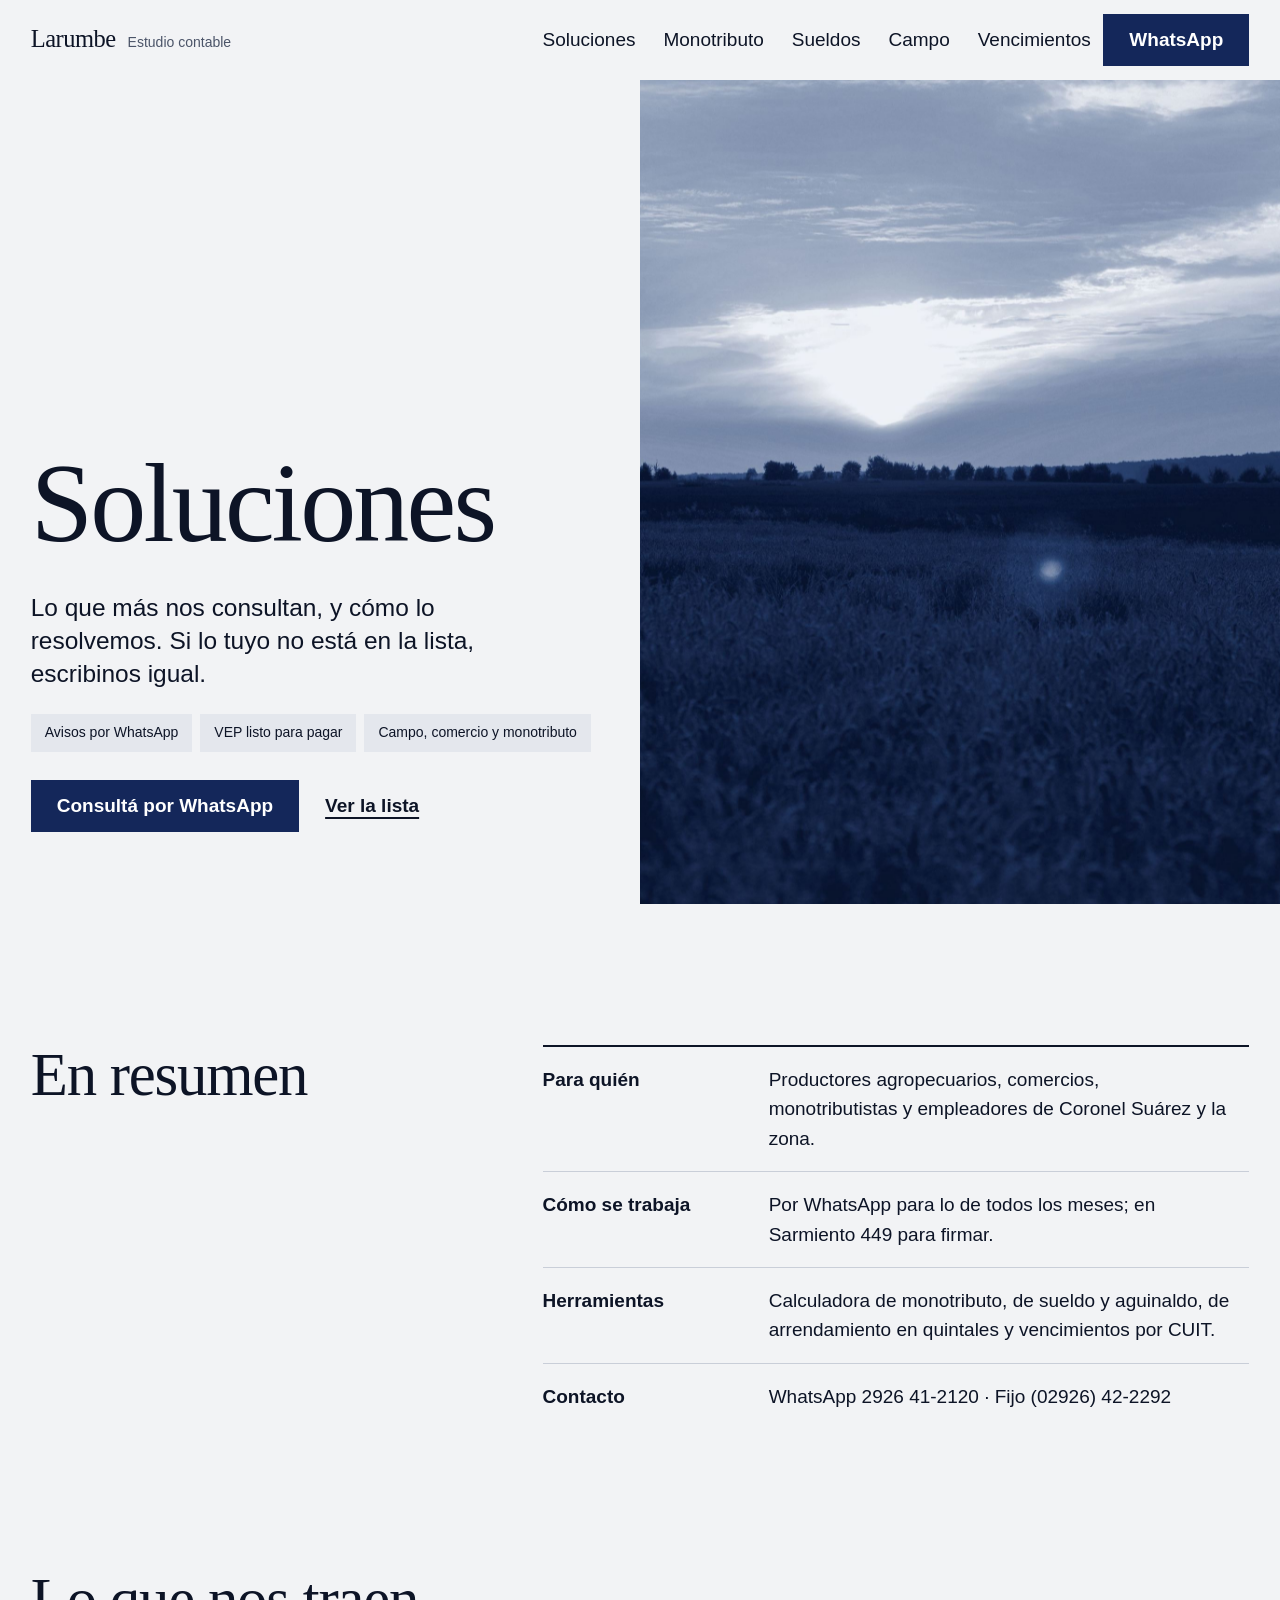
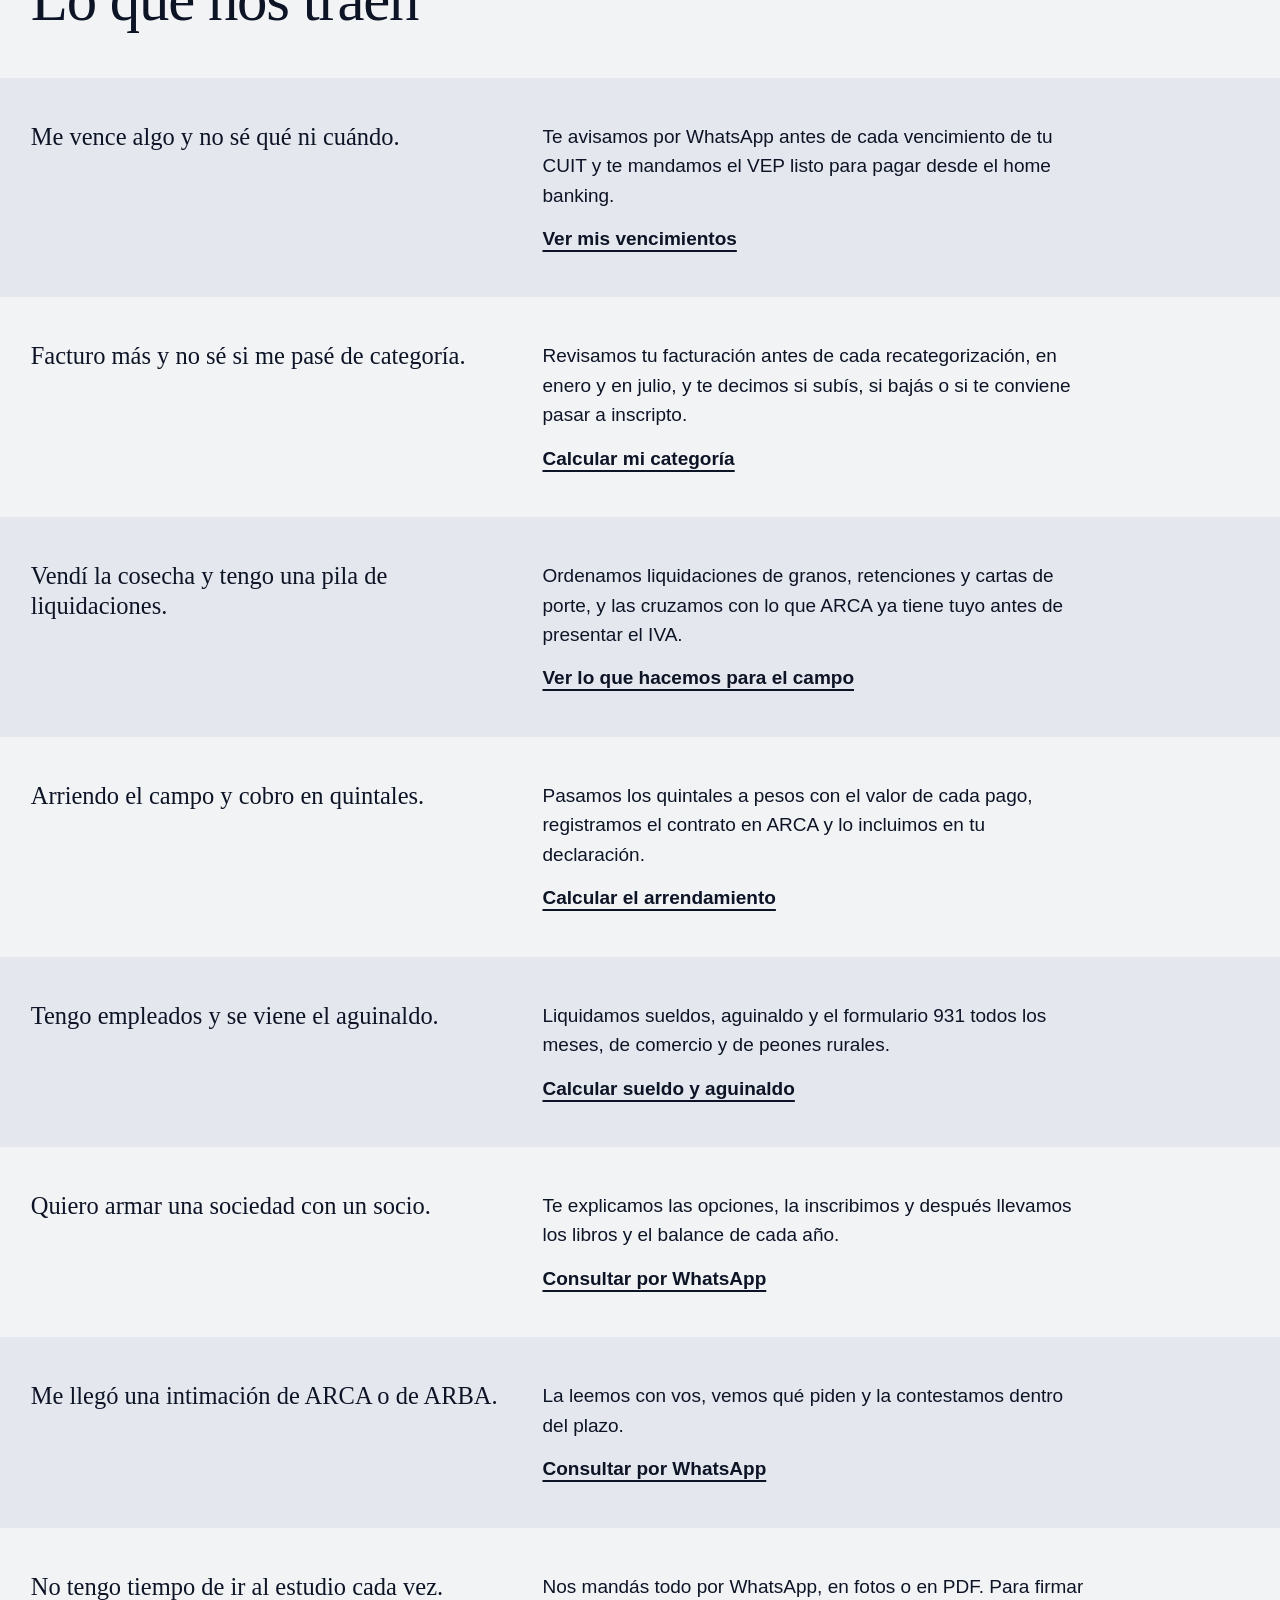
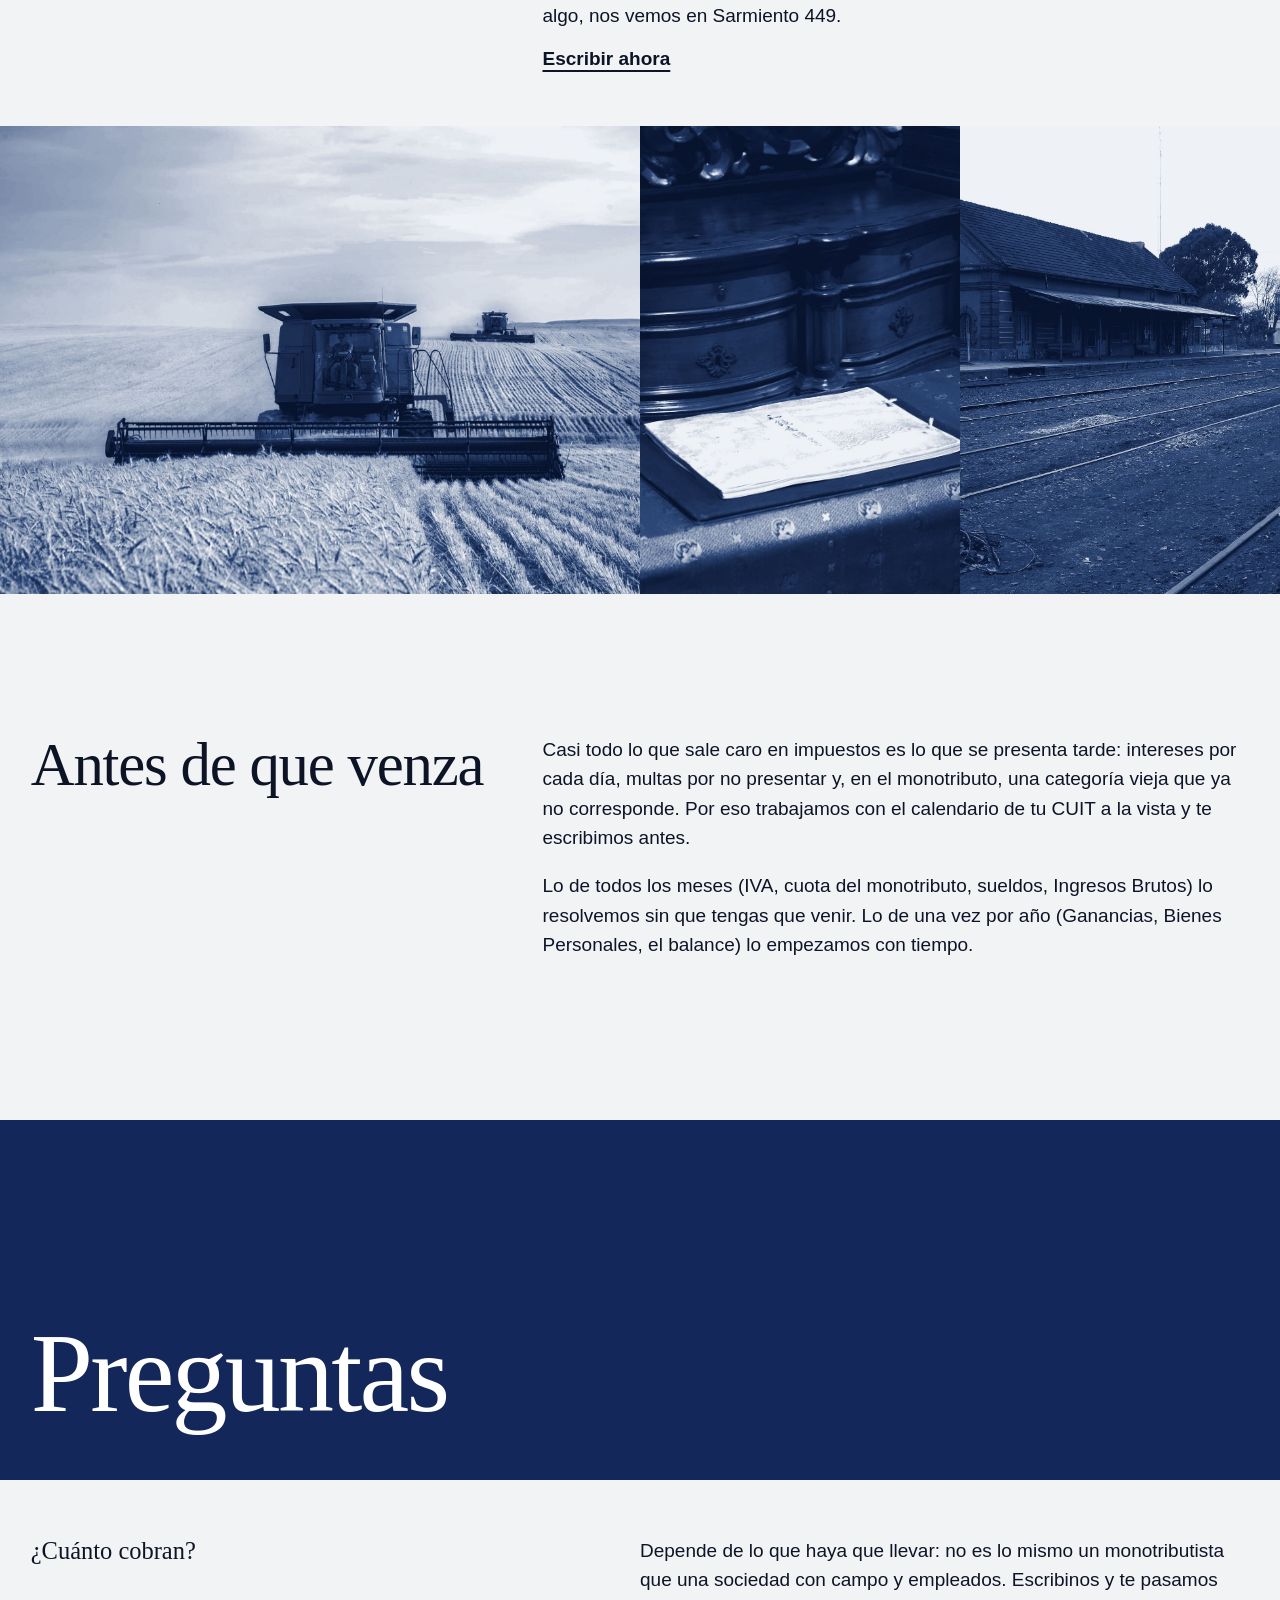
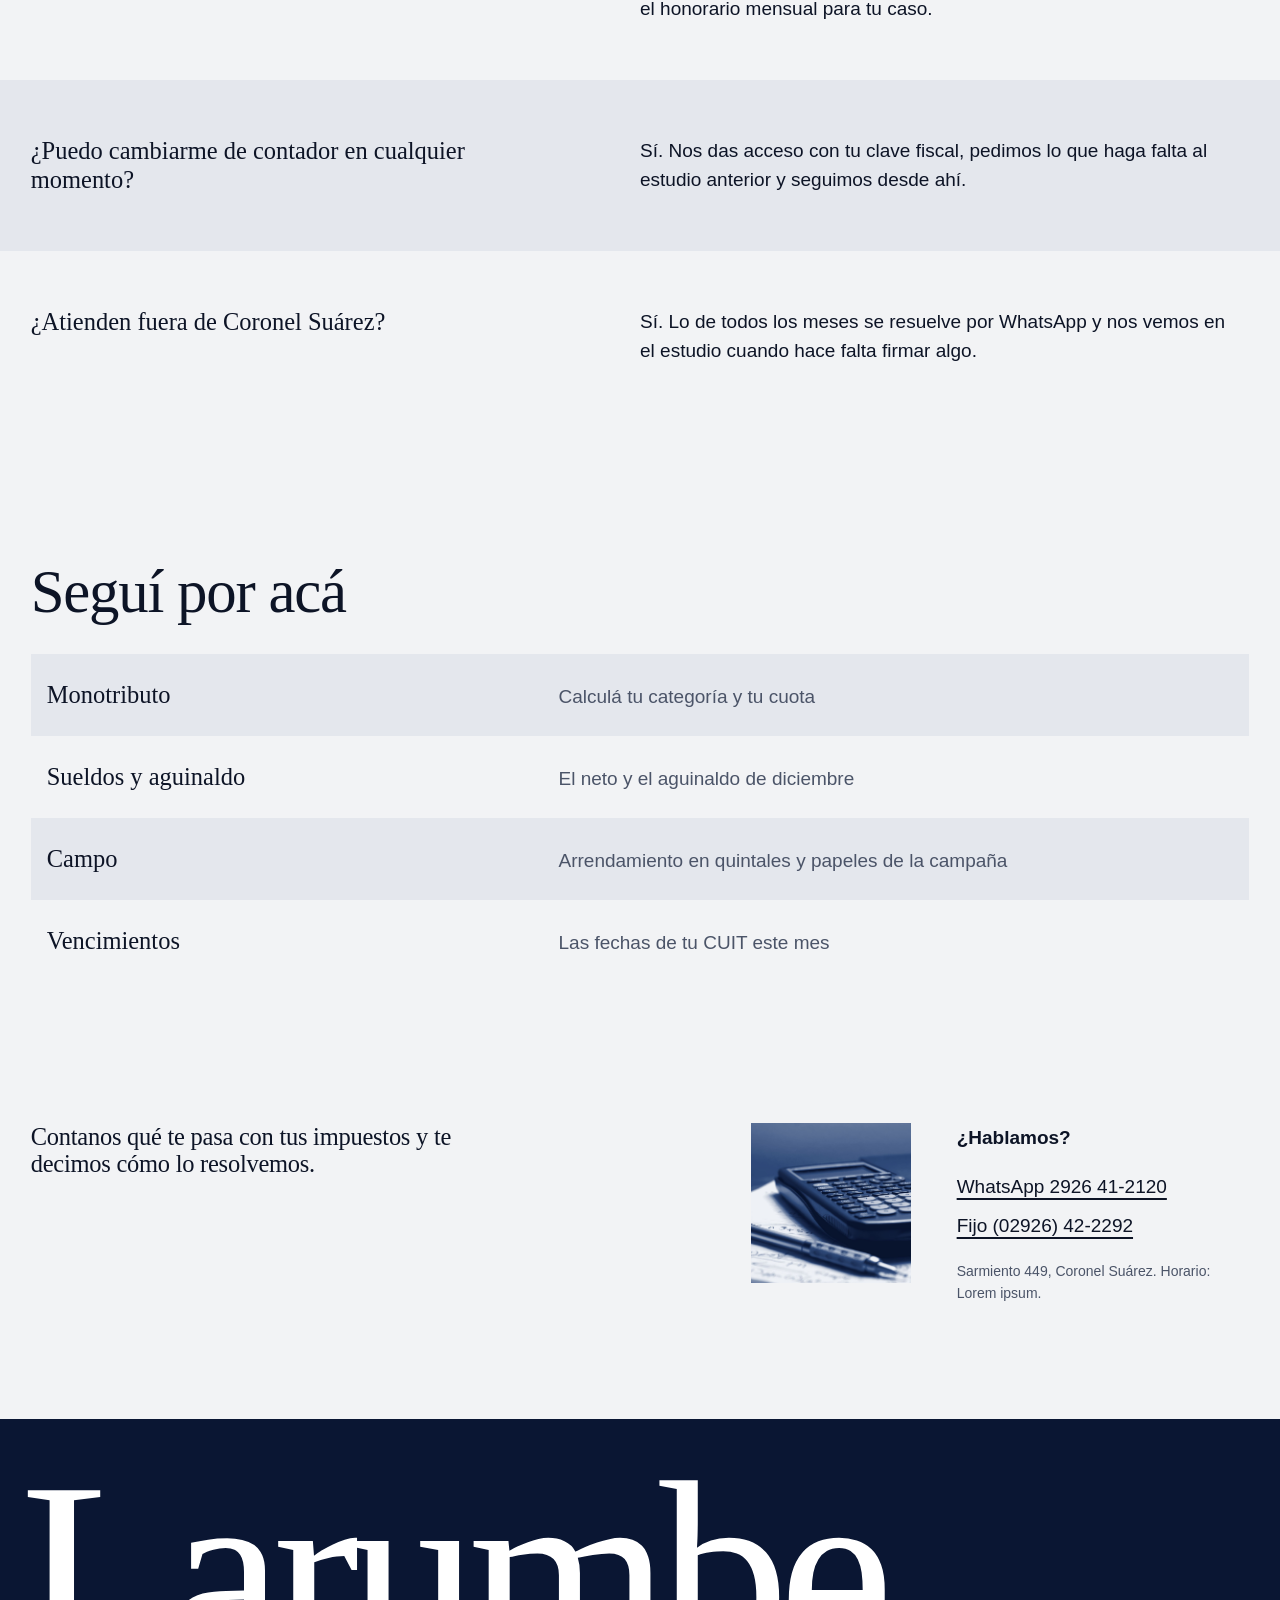
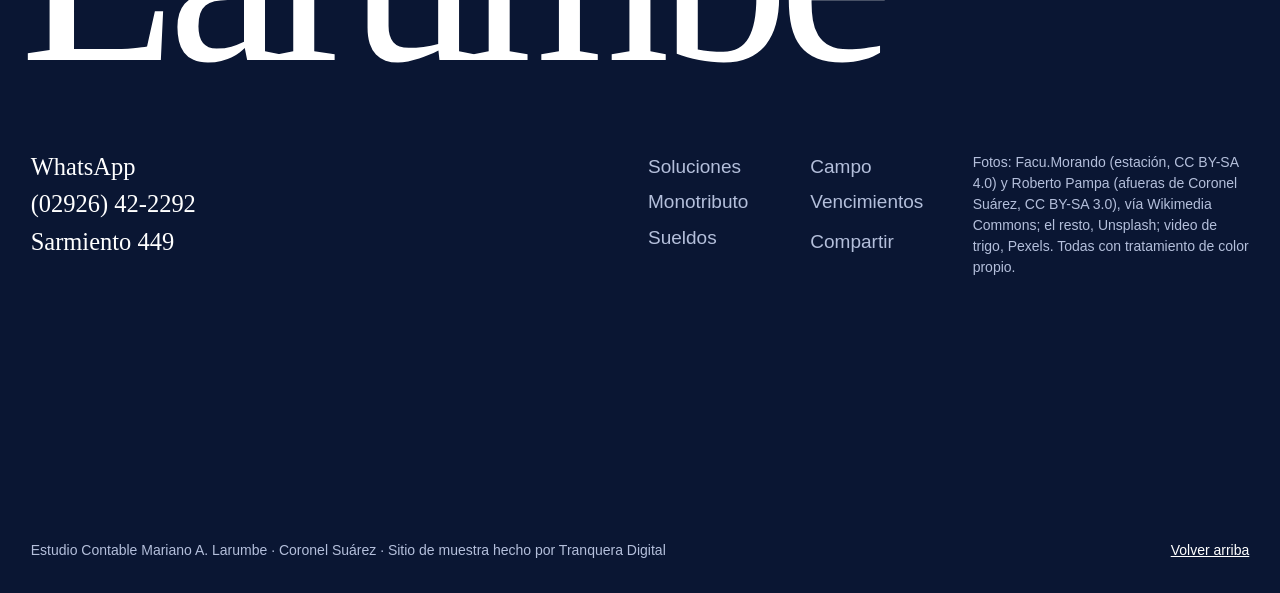
<file: soluciones/index.html>
<!doctype html>
<html lang="es-AR">
<head>
<meta charset="utf-8">
<meta name="viewport" content="width=device-width, initial-scale=1">
<title>Soluciones contables para Coronel Suárez | Estudio Larumbe</title>
<meta name="description" content="Vencimientos que se pasan, recategorizaciones, liquidaciones de granos, arrendamientos, sueldos e intimaciones de ARCA: cómo lo resuelve el Estudio Larumbe en Coronel Suárez.">
<!-- Sitio de muestra: no indexar hasta que el estudio lo apruebe -->
<meta name="robots" content="noindex, nofollow">
<link rel="canonical" href="https://borthaburutoribio.github.io/estudio-larumbe-website/soluciones/">
<meta property="og:type" content="website">
<meta property="og:title" content="Soluciones · Estudio Larumbe, Coronel Suárez">
<meta property="og:description" content="Vencimientos que se pasan, recategorizaciones, liquidaciones de granos, arrendamientos, sueldos e intimaciones de ARCA: cómo lo resuelve el Estudio Larumbe en Coronel Suárez.">
<meta property="og:image" content="https://borthaburutoribio.github.io/estudio-larumbe-website/assets/img/atardecer-campo-pampeano.jpg">
<meta property="og:locale" content="es_AR">
<meta name="theme-color" content="#14275a">
<link rel="icon" href="../assets/favicon.svg" type="image/svg+xml">
<link rel="preconnect" href="https://api.fontshare.com">
<link rel="preconnect" href="https://cdn.fontshare.com" crossorigin>
<link href="https://api.fontshare.com/v2/css?f[]=boska@400,500&f[]=switzer@400,500,600&display=swap" rel="stylesheet">
<link rel="stylesheet" href="../styles.css?v=5">
<script type="application/ld+json">{"@context": "https://schema.org", "@type": "BreadcrumbList", "itemListElement": [{"@type": "ListItem", "position": 1, "name": "Inicio", "item": "https://borthaburutoribio.github.io/estudio-larumbe-website/"}, {"@type": "ListItem", "position": 2, "name": "Soluciones", "item": "https://borthaburutoribio.github.io/estudio-larumbe-website/soluciones/"}]}</script>
<script type="application/ld+json">{"@context": "https://schema.org", "@type": "Service", "name": "Soluciones", "serviceType": "Soluciones", "provider": {"@type": "AccountingService", "name": "Estudio Contable Mariano A. Larumbe", "telephone": "+54 2926 42-2292", "address": {"@type": "PostalAddress", "streetAddress": "Sarmiento 449", "addressLocality": "Coronel Suárez", "postalCode": "7540", "addressRegion": "Buenos Aires", "addressCountry": "AR"}}, "areaServed": "Partido de Coronel Suárez"}</script>
<script type="application/ld+json">{"@context": "https://schema.org", "@type": "FAQPage", "mainEntity": [{"@type": "Question", "name": "¿Cuánto cobran?", "acceptedAnswer": {"@type": "Answer", "text": "Depende de lo que haya que llevar: no es lo mismo un monotributista que una sociedad con campo y empleados. Escribinos y te pasamos el honorario mensual para tu caso. "}}, {"@type": "Question", "name": "¿Puedo cambiarme de contador en cualquier momento?", "acceptedAnswer": {"@type": "Answer", "text": "Sí. Nos das acceso con tu clave fiscal, pedimos lo que haga falta al estudio anterior y seguimos desde ahí."}}, {"@type": "Question", "name": "¿Atienden fuera de Coronel Suárez?", "acceptedAnswer": {"@type": "Answer", "text": "Sí. Lo de todos los meses se resuelve por WhatsApp y nos vemos en el estudio cuando hace falta firmar algo."}}]}</script>
</head>
<body class="sub">
<a class="skip" href="#contenido">Ir al contenido</a>
<!--HEADER--><header class="bar">
  <a class="wordmark" href="../" aria-label="Estudio Larumbe, inicio">
    <span class="wm-name">Larumbe</span>
    <span class="wm-sub">Estudio contable</span>
  </a>
  <nav class="nav" aria-label="Secciones">
    <button class="nav-toggle" type="button" aria-expanded="false" aria-controls="menu">Menú</button>
    <ul id="menu" class="nav-list"><li><a href="../soluciones/">Soluciones</a></li><li><a href="../monotributo/">Monotributo</a></li><li><a href="../sueldos/">Sueldos</a></li><li><a href="../campo/">Campo</a></li><li><a href="../vencimientos/">Vencimientos</a></li></ul>
  </nav>
  <a class="btn btn-ink bar-cta" href="https://wa.me/5492926412120?text=Hola%20Mariano%2C%20te%20escribo%20desde%20la%20web%20del%20estudio." target="_blank" rel="noopener">WhatsApp</a>
</header><!--/HEADER-->
<main id="contenido">
<section class="ph" id="inicio">
  <div class="ph-text">
    <h1 class="ph-title"><span class="line"><span>Soluciones</span></span></h1>
    <p class="standfirst reveal-late">Lo que más nos consultan, y cómo lo resolvemos. Si lo tuyo no está en la lista, escribinos igual.</p>
    <ul class="chips reveal-late"><li>Avisos por WhatsApp</li><li>VEP listo para pagar</li><li>Campo, comercio y monotributo</li></ul>
    <div class="hero-actions reveal-late">
      <a class="btn btn-ink" href="https://wa.me/5492926412120?text=Hola%20Mariano%2C%20quiero%20consultar%20por%20el%20estudio." target="_blank" rel="noopener">Consultá por WhatsApp</a>
      <a class="link" href="#calculadora">Ver la lista</a>
    </div>
  </div>
  <figure class="ph-img"><img src="../assets/img/atardecer-campo-pampeano.jpg" width="1400" height="2100" alt="Atardecer sobre un campo sembrado en la llanura" fetchpriority="high"></figure>
</section>

<section class="sum" aria-labelledby="sum-t">
  <h2 id="sum-t" class="h-head rise">En resumen</h2>
  <table class="sum-table rise"><tbody><tr><th scope="row">Para quién</th><td>Productores agropecuarios, comercios, monotributistas y empleadores de Coronel Suárez y la zona.</td></tr><tr><th scope="row">Cómo se trabaja</th><td>Por WhatsApp para lo de todos los meses; en Sarmiento 449 para firmar.</td></tr><tr><th scope="row">Herramientas</th><td>Calculadora de monotributo, de sueldo y aguinaldo, de arrendamiento en quintales y vencimientos por CUIT.</td></tr><tr><th scope="row">Contacto</th><td>WhatsApp 2926 41-2120 · Fijo (02926) 42-2292</td></tr></tbody></table>
</section>

<section class="sols" id="calculadora" aria-labelledby="t-sol">
  <h2 id="t-sol" class="h-head rise">Lo que nos traen</h2>
  <!-- A CONFIRMAR: que el estudio preste todos estos servicios (sociedades, intimaciones, avisos por WhatsApp) -->
  <ul class="sol-list"><li class="sol"><p class="sol-p rise">Me vence algo y no sé qué ni cuándo.</p><div class="sol-a rise"><p>Te avisamos por WhatsApp antes de cada vencimiento de tu CUIT y te mandamos el VEP listo para pagar desde el home banking.</p><a class="link" href="../vencimientos/">Ver mis vencimientos</a></div></li><li class="sol"><p class="sol-p rise">Facturo más y no sé si me pasé de categoría.</p><div class="sol-a rise"><p>Revisamos tu facturación antes de cada recategorización, en enero y en julio, y te decimos si subís, si bajás o si te conviene pasar a inscripto.</p><a class="link" href="../monotributo/">Calcular mi categoría</a></div></li><li class="sol"><p class="sol-p rise">Vendí la cosecha y tengo una pila de liquidaciones.</p><div class="sol-a rise"><p>Ordenamos liquidaciones de granos, retenciones y cartas de porte, y las cruzamos con lo que ARCA ya tiene tuyo antes de presentar el IVA.</p><a class="link" href="../campo/">Ver lo que hacemos para el campo</a></div></li><li class="sol"><p class="sol-p rise">Arriendo el campo y cobro en quintales.</p><div class="sol-a rise"><p>Pasamos los quintales a pesos con el valor de cada pago, registramos el contrato en ARCA y lo incluimos en tu declaración.</p><a class="link" href="../campo/#calculadora">Calcular el arrendamiento</a></div></li><li class="sol"><p class="sol-p rise">Tengo empleados y se viene el aguinaldo.</p><div class="sol-a rise"><p>Liquidamos sueldos, aguinaldo y el formulario 931 todos los meses, de comercio y de peones rurales.</p><a class="link" href="../sueldos/">Calcular sueldo y aguinaldo</a></div></li><li class="sol"><p class="sol-p rise">Quiero armar una sociedad con un socio.</p><div class="sol-a rise"><p>Te explicamos las opciones, la inscribimos y después llevamos los libros y el balance de cada año.</p><a class="link" href="https://wa.me/5492926412120?text=Hola%20Mariano%2C%20quiero%20armar%20una%20sociedad%20con%20un%20socio." target="_blank" rel="noopener">Consultar por WhatsApp</a></div></li><li class="sol"><p class="sol-p rise">Me llegó una intimación de ARCA o de ARBA.</p><div class="sol-a rise"><p>La leemos con vos, vemos qué piden y la contestamos dentro del plazo.</p><a class="link" href="https://wa.me/5492926412120?text=Hola%20Mariano%2C%20me%20lleg%C3%B3%20una%20intimaci%C3%B3n%20de%20ARCA%20o%20de%20ARBA." target="_blank" rel="noopener">Consultar por WhatsApp</a></div></li><li class="sol"><p class="sol-p rise">No tengo tiempo de ir al estudio cada vez.</p><div class="sol-a rise"><p>Nos mandás todo por WhatsApp, en fotos o en PDF. Para firmar algo, nos vemos en Sarmiento 449.</p><a class="link" href="https://wa.me/5492926412120?text=Hola%20Mariano%2C%20no%20tengo%20tiempo%20de%20ir%20al%20estudio%20cada%20vez." target="_blank" rel="noopener">Escribir ahora</a></div></li></ul>
</section>

<section class="band" aria-label="Fotos"><figure><img src="../assets/img/cosechadora-en-trigo.jpg" alt="Cosechadora levantando trigo en un lote" loading="lazy" decoding="async"></figure><figure><img src="../assets/img/libro-contable-antiguo.jpg" alt="Libro contable abierto sobre un escritorio de madera" loading="lazy" decoding="async"></figure><figure><img src="../assets/img/estacion-coronel-suarez.jpg" alt="La estación de tren de Coronel Suárez" loading="lazy" decoding="async"></figure></section>

<section class="txt" aria-labelledby="s-0"><h2 id="s-0" class="h-head rise">Antes de que venza</h2><div class="txt-body rise"><p>Casi todo lo que sale caro en impuestos es lo que se presenta tarde: intereses por cada día, multas por no presentar y, en el monotributo, una categoría vieja que ya no corresponde. Por eso trabajamos con el calendario de tu CUIT a la vista y te escribimos antes.</p><p>Lo de todos los meses (IVA, cuota del monotributo, sueldos, Ingresos Brutos) lo resolvemos sin que tengas que venir. Lo de una vez por año (Ganancias, Bienes Personales, el balance) lo empezamos con tiempo.</p></div></section>

<section class="faq" id="preguntas" aria-labelledby="q-title"><div class="faq-band faq-head"><h2 id="q-title" class="faq-title rise">Preguntas</h2></div><div class="faq-band"><h3 class="q">¿Cuánto cobran?</h3><p class="a">Depende de lo que haya que llevar: no es lo mismo un monotributista que una sociedad con campo y empleados. Escribinos y te pasamos el honorario mensual para tu caso. <!-- A CONFIRMAR: honorarios --></p></div><div class="faq-band"><h3 class="q">¿Puedo cambiarme de contador en cualquier momento?</h3><p class="a">Sí. Nos das acceso con tu clave fiscal, pedimos lo que haga falta al estudio anterior y seguimos desde ahí.</p></div><div class="faq-band"><h3 class="q">¿Atienden fuera de Coronel Suárez?</h3><p class="a">Sí. Lo de todos los meses se resuelve por WhatsApp y nos vemos en el estudio cuando hace falta firmar algo.</p></div></section>

<section class="rel" aria-labelledby="rel-t">
  <h2 id="rel-t" class="h-head rise">Seguí por acá</h2>
  <ul class="rel-list"><li><a href="../monotributo/"><span>Monotributo</span><span class="rel-d">Calculá tu categoría y tu cuota</span></a></li><li><a href="../sueldos/"><span>Sueldos y aguinaldo</span><span class="rel-d">El neto y el aguinaldo de diciembre</span></a></li><li><a href="../campo/"><span>Campo</span><span class="rel-d">Arrendamiento en quintales y papeles de la campaña</span></a></li><li><a href="../vencimientos/"><span>Vencimientos</span><span class="rel-d">Las fechas de tu CUIT este mes</span></a></li></ul>
</section>

<section class="contact" id="contacto" aria-labelledby="k-title">
  <h2 id="k-title" class="sr">Contacto</h2>
  <p class="contact-say rise">Contanos qué te pasa con tus impuestos y te decimos cómo lo resolvemos.</p>
  <figure class="contact-pic"><img src="../assets/img/calculadora-y-lapicera.jpg" width="2000" height="1333" alt="Calculadora y lapicera sobre una hoja con cuentas" loading="lazy" decoding="async"></figure>
  <div class="contact-links">
    <p class="contact-q">¿Hablamos?</p>
    <a class="ulink" href="https://wa.me/5492926412120?text=Hola%20Mariano%2C%20quiero%20consultar%20por%20el%20estudio." target="_blank" rel="noopener">WhatsApp 2926 41-2120</a>
    <a class="ulink" href="tel:+542926422292">Fijo (02926) 42-2292</a>
    <p class="contact-small">Sarmiento 449, Coronel Suárez. Horario: Lorem ipsum.</p>
  </div>
</section>
</main>
<!--FOOTER--><footer class="foot">
  <p class="foot-name" aria-hidden="true">Larumbe</p>
  <div class="foot-row">
    <ul class="foot-places">
      <li><a href="https://wa.me/5492926412120" target="_blank" rel="noopener">WhatsApp</a></li>
      <li><a href="tel:+542926422292">(02926) 42-2292</a></li>
      <li><a href="https://maps.google.com/?q=Sarmiento+449,+Coronel+Su%C3%A1rez" target="_blank" rel="noopener">Sarmiento 449</a></li>
    </ul>
    <div class="foot-cols">
      <ul><li><a href="../soluciones/">Soluciones</a></li><li><a href="../monotributo/">Monotributo</a></li><li><a href="../sueldos/">Sueldos</a></li></ul>
      <ul><li><a href="../campo/">Campo</a></li><li><a href="../vencimientos/">Vencimientos</a></li><li><button type="button" class="share" id="share">Compartir</button></li></ul>
      <p class="credits">Fotos: Facu.Morando (estación, CC BY-SA 4.0) y Roberto Pampa (afueras de Coronel Suárez, CC BY-SA 3.0), vía Wikimedia Commons; el resto, Unsplash; video de trigo, Pexels. Todas con tratamiento de color propio.</p>
    </div>
  </div>
  <div class="foot-legal">
    <p>Estudio Contable Mariano A. Larumbe · Coronel Suárez · Sitio de muestra hecho por Tranquera Digital</p>
    <a href="#inicio">Volver arriba</a>
  </div>
</footer>

<a class="wa-fab" href="https://wa.me/5492926412120?text=Hola%20Mariano%2C%20te%20escribo%20desde%20la%20web%20del%20estudio." target="_blank" rel="noopener" aria-label="Escribir por WhatsApp">WhatsApp</a><!--/FOOTER-->
<!--SCRIPTS--><script src="../vencimientos.js?v=5"></script>
<script src="../script.js?v=5"></script>
<script src="../tools.js?v=5"></script><!--/SCRIPTS-->
</body>
</html>
</file>
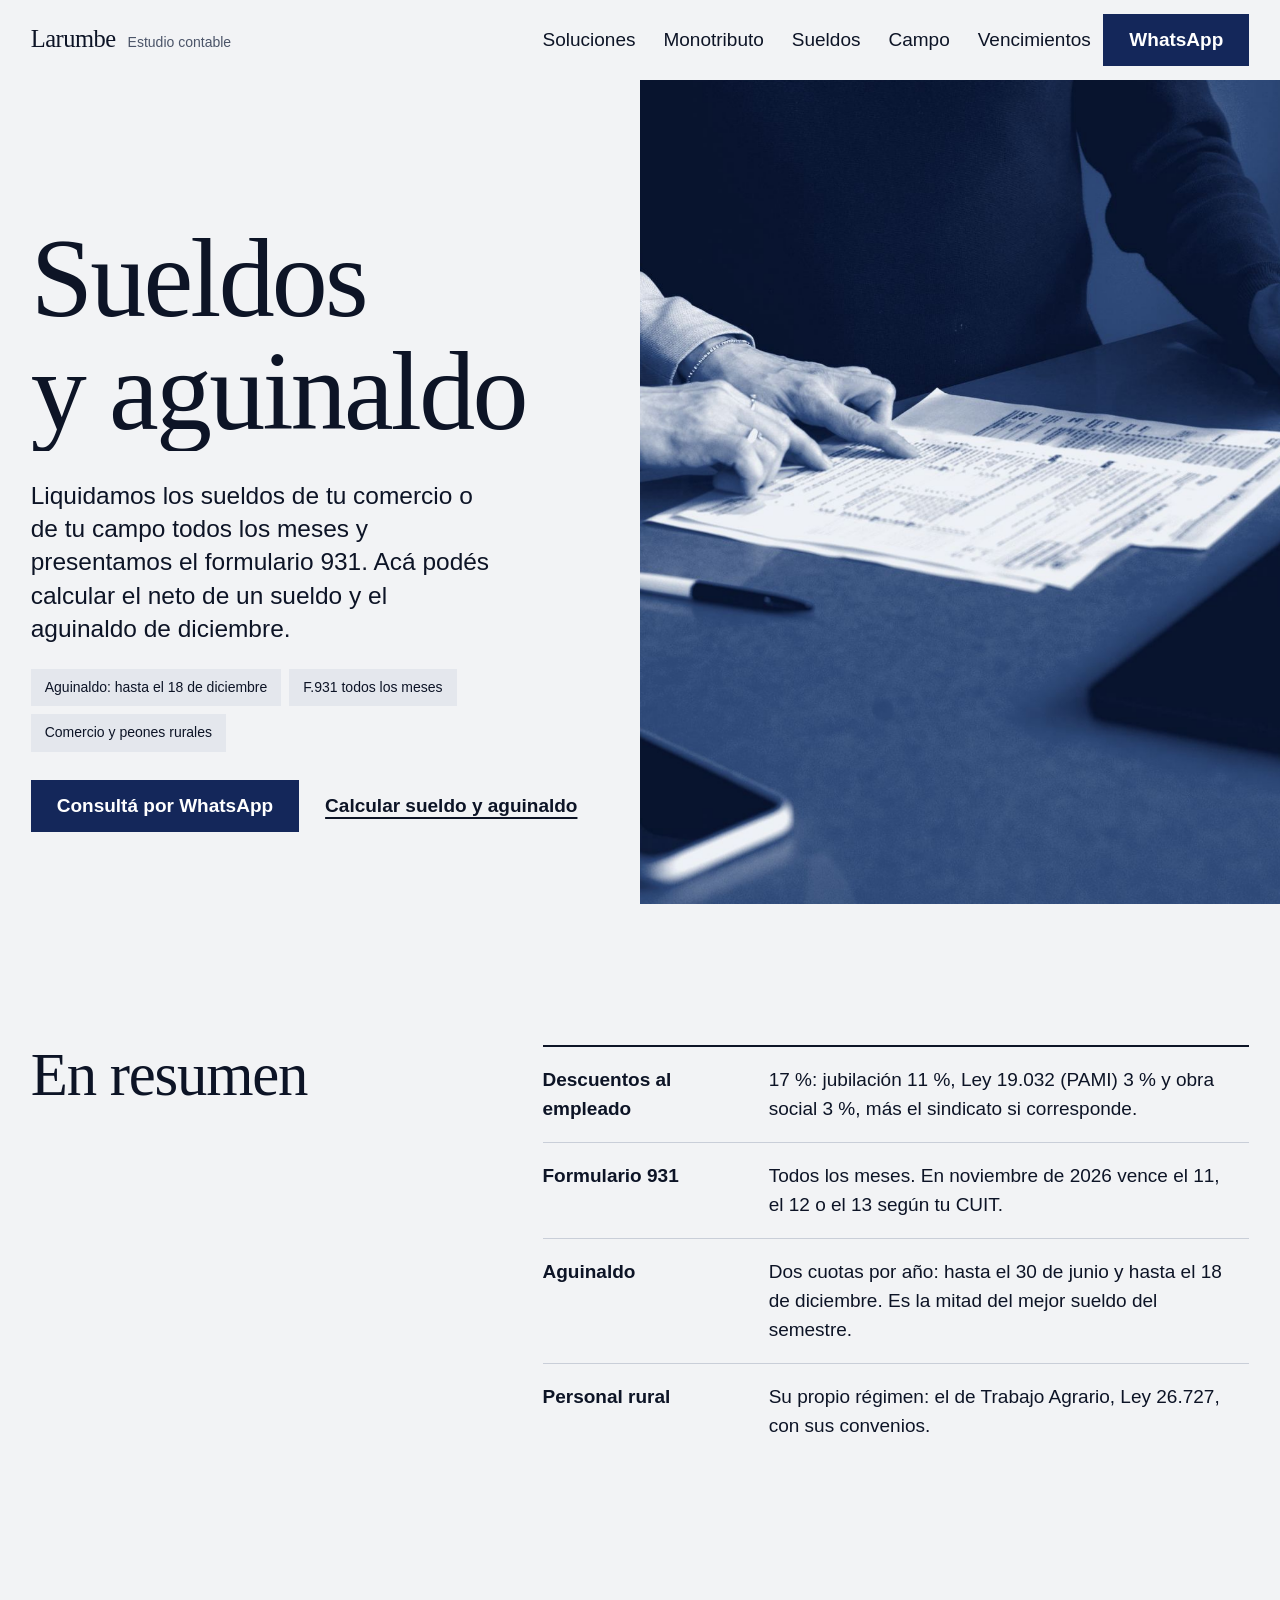
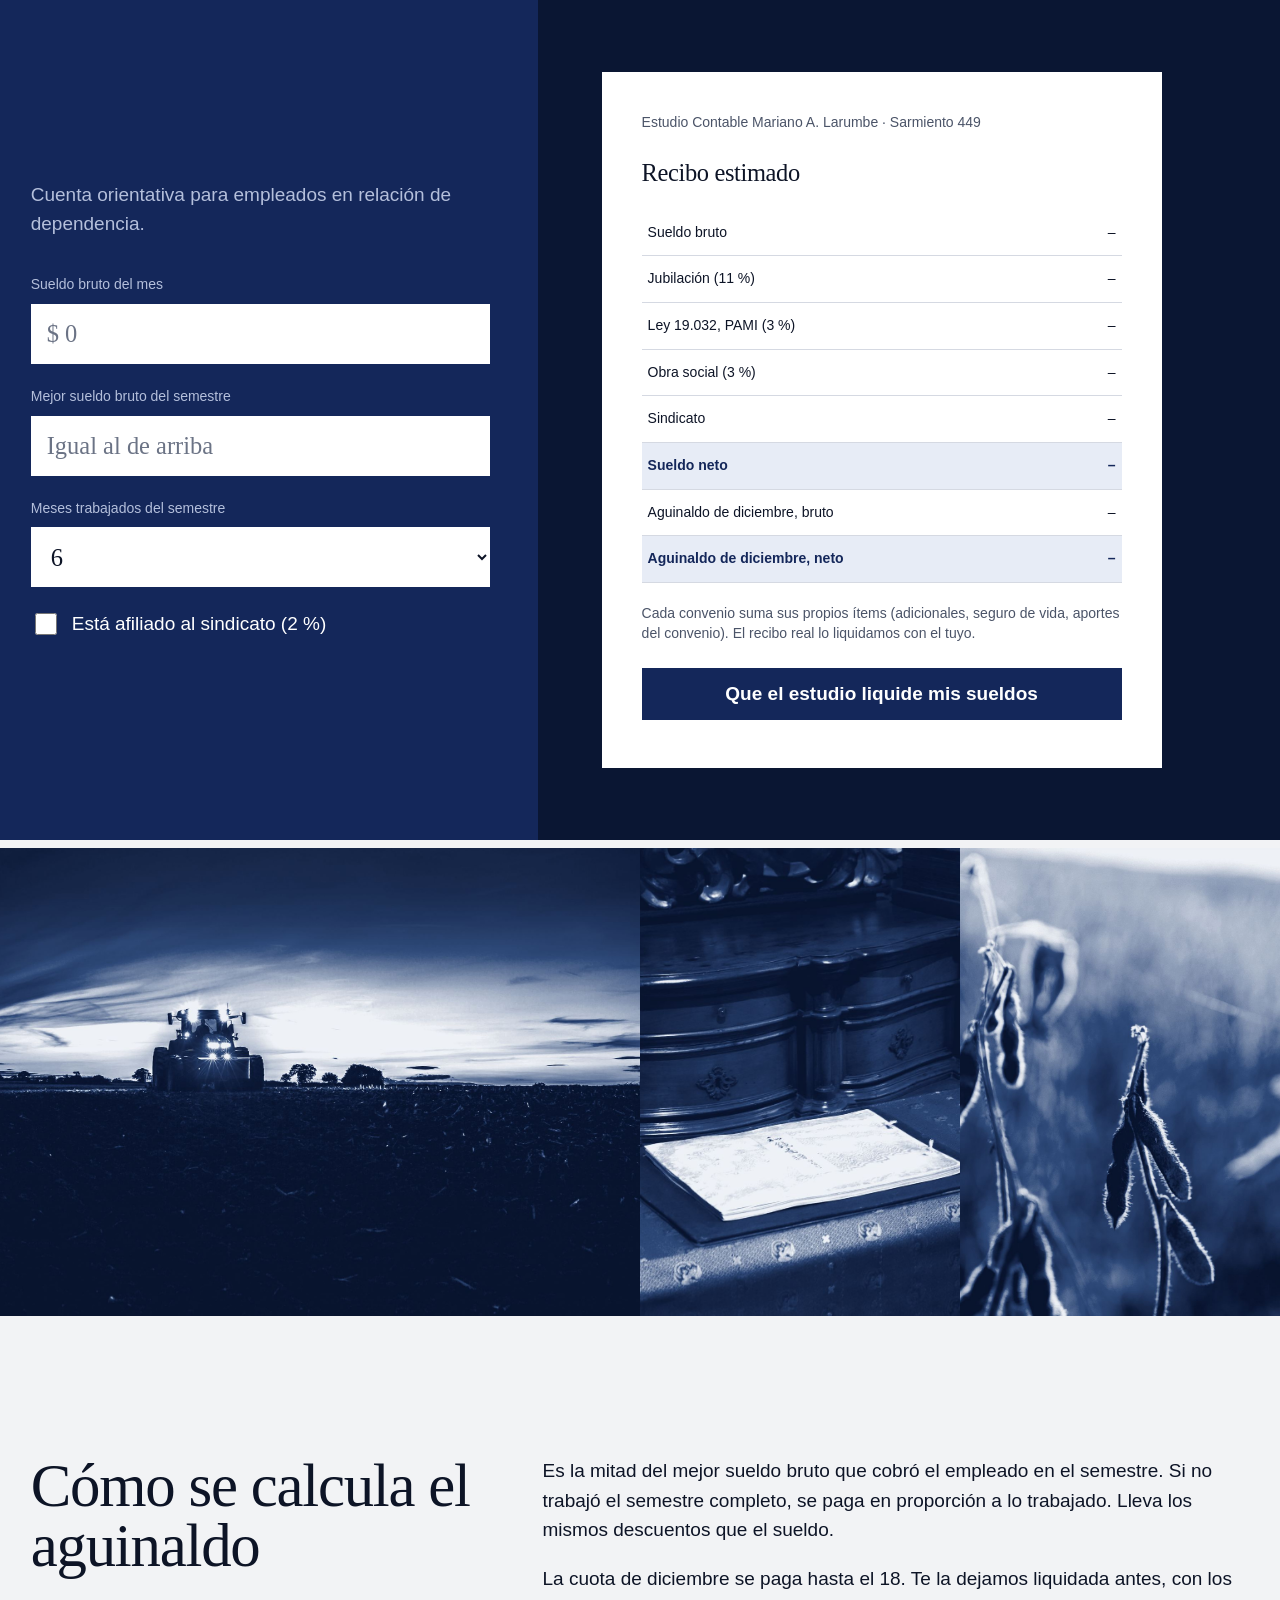
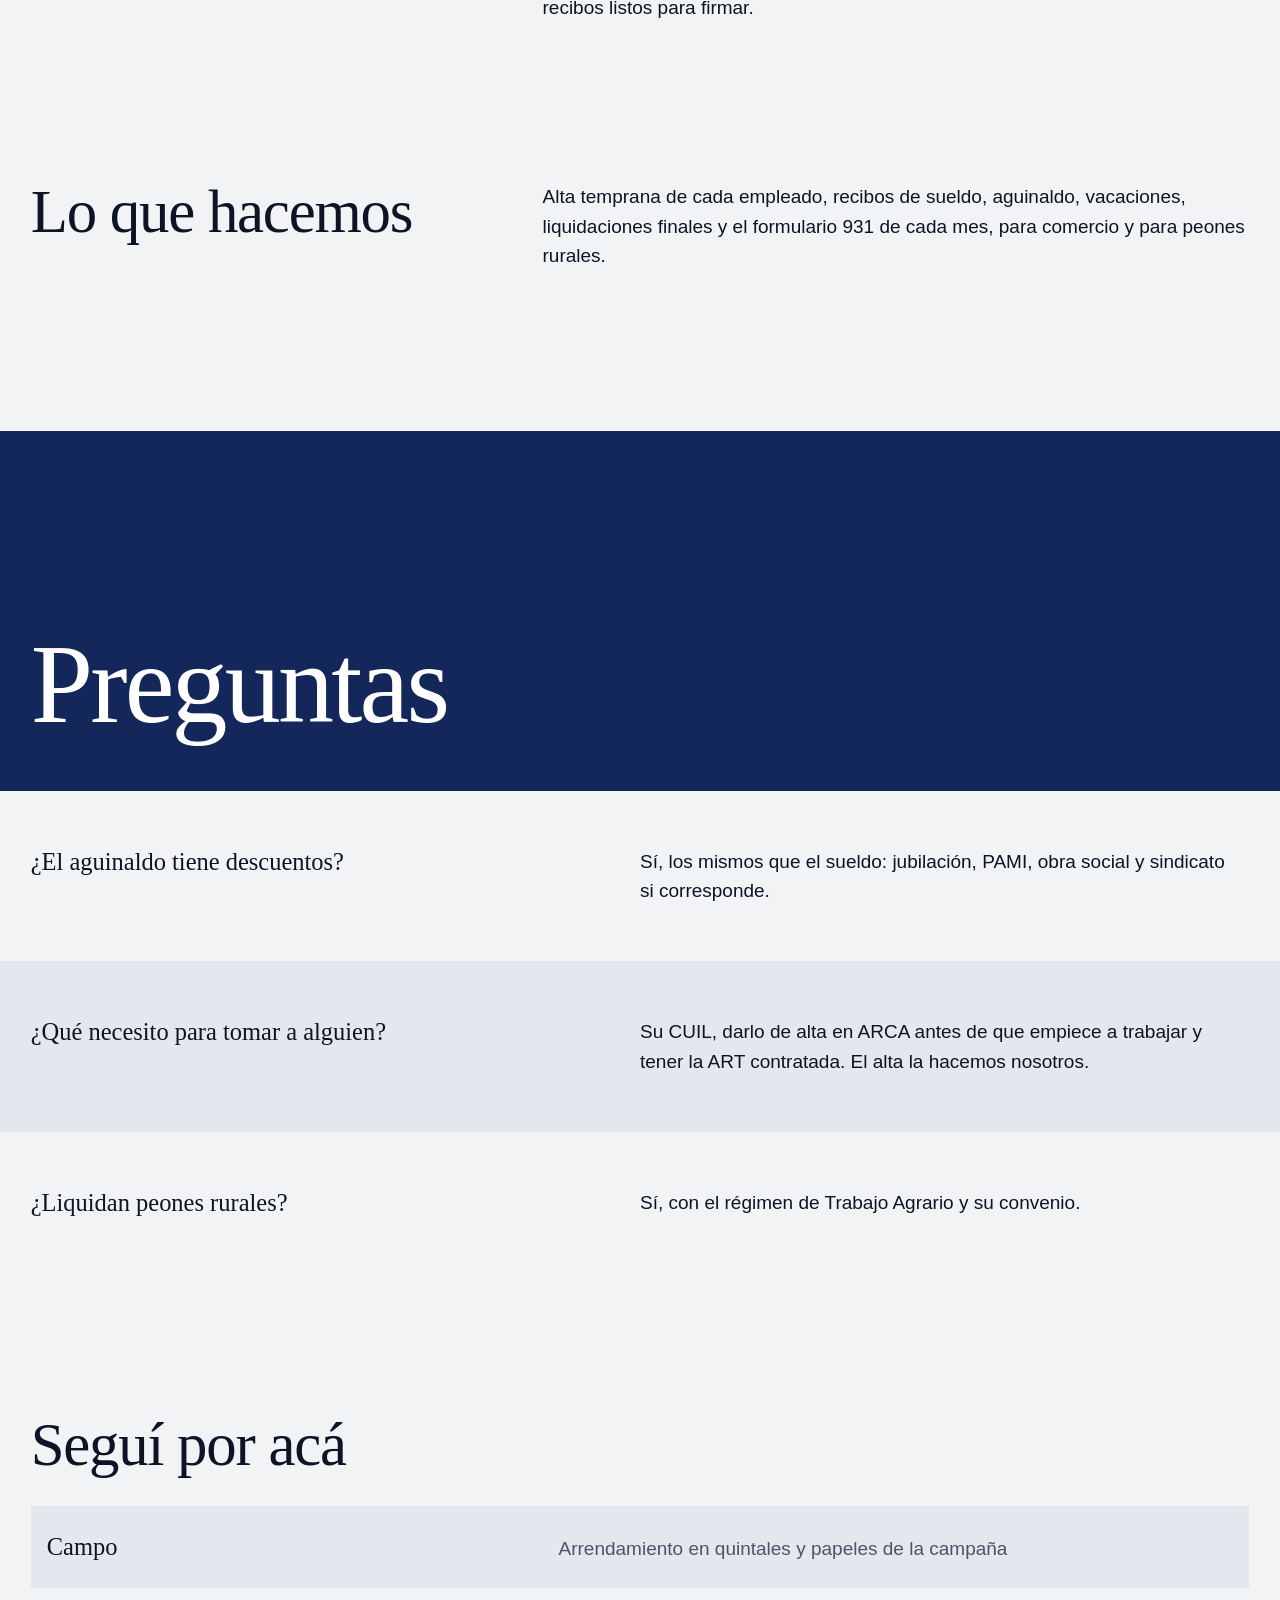
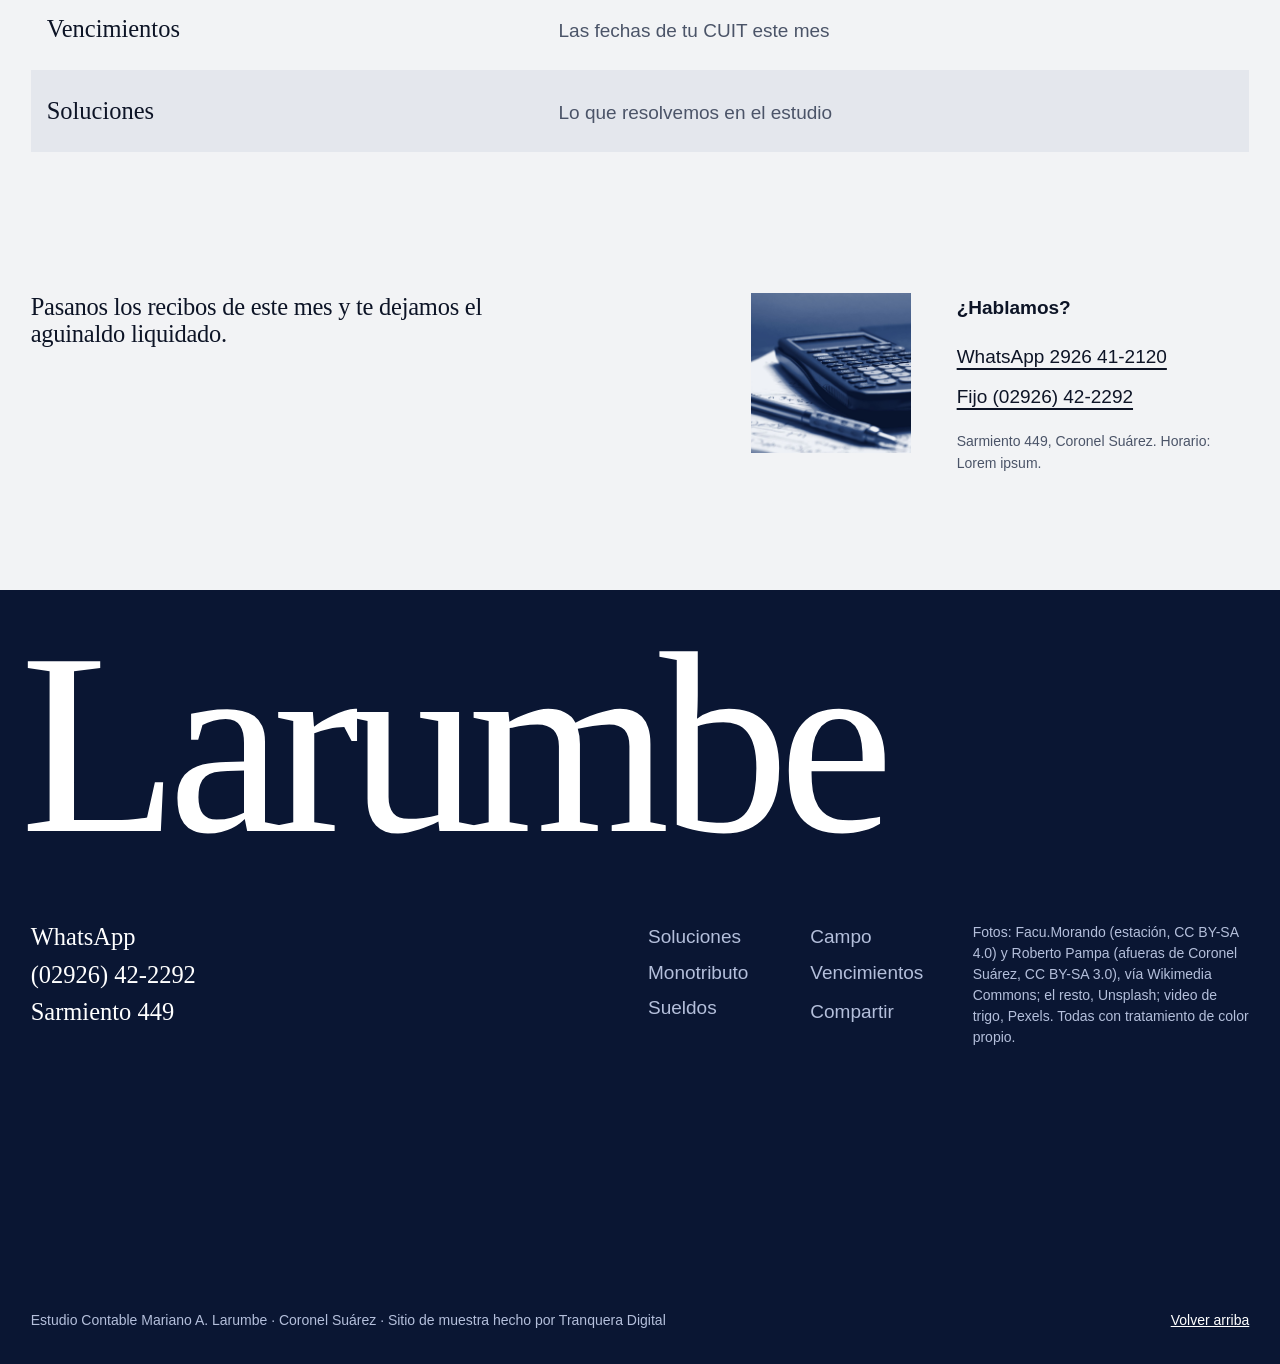
<file: sueldos/index.html>
<!doctype html>
<html lang="es-AR">
<head>
<meta charset="utf-8">
<meta name="viewport" content="width=device-width, initial-scale=1">
<title>Sueldos, aguinaldo y formulario 931 en Coronel Suárez | Estudio Larumbe</title>
<meta name="description" content="Calculá el sueldo neto y el aguinaldo de diciembre de tus empleados. El Estudio Larumbe liquida sueldos de comercio y de peones rurales y presenta el F.931.">
<!-- Sitio de muestra: no indexar hasta que el estudio lo apruebe -->
<meta name="robots" content="noindex, nofollow">
<link rel="canonical" href="https://borthaburutoribio.github.io/estudio-larumbe-website/sueldos/">
<meta property="og:type" content="website">
<meta property="og:title" content="Sueldos y aguinaldo · Estudio Larumbe">
<meta property="og:description" content="Calculá el sueldo neto y el aguinaldo de diciembre de tus empleados. El Estudio Larumbe liquida sueldos de comercio y de peones rurales y presenta el F.931.">
<meta property="og:image" content="https://borthaburutoribio.github.io/estudio-larumbe-website/assets/img/revision-de-formulario.jpg">
<meta property="og:locale" content="es_AR">
<meta name="theme-color" content="#14275a">
<link rel="icon" href="../assets/favicon.svg" type="image/svg+xml">
<link rel="preconnect" href="https://api.fontshare.com">
<link rel="preconnect" href="https://cdn.fontshare.com" crossorigin>
<link href="https://api.fontshare.com/v2/css?f[]=boska@400,500&f[]=switzer@400,500,600&display=swap" rel="stylesheet">
<link rel="stylesheet" href="../styles.css?v=5">
<script type="application/ld+json">{"@context": "https://schema.org", "@type": "BreadcrumbList", "itemListElement": [{"@type": "ListItem", "position": 1, "name": "Inicio", "item": "https://borthaburutoribio.github.io/estudio-larumbe-website/"}, {"@type": "ListItem", "position": 2, "name": "Sueldos y aguinaldo", "item": "https://borthaburutoribio.github.io/estudio-larumbe-website/sueldos/"}]}</script>
<script type="application/ld+json">{"@context": "https://schema.org", "@type": "Service", "name": "Sueldos y aguinaldo", "serviceType": "Sueldos y aguinaldo", "provider": {"@type": "AccountingService", "name": "Estudio Contable Mariano A. Larumbe", "telephone": "+54 2926 42-2292", "address": {"@type": "PostalAddress", "streetAddress": "Sarmiento 449", "addressLocality": "Coronel Suárez", "postalCode": "7540", "addressRegion": "Buenos Aires", "addressCountry": "AR"}}, "areaServed": "Partido de Coronel Suárez"}</script>
<script type="application/ld+json">{"@context": "https://schema.org", "@type": "FAQPage", "mainEntity": [{"@type": "Question", "name": "¿El aguinaldo tiene descuentos?", "acceptedAnswer": {"@type": "Answer", "text": "Sí, los mismos que el sueldo: jubilación, PAMI, obra social y sindicato si corresponde."}}, {"@type": "Question", "name": "¿Qué necesito para tomar a alguien?", "acceptedAnswer": {"@type": "Answer", "text": "Su CUIL, darlo de alta en ARCA antes de que empiece a trabajar y tener la ART contratada. El alta la hacemos nosotros."}}, {"@type": "Question", "name": "¿Liquidan peones rurales?", "acceptedAnswer": {"@type": "Answer", "text": "Sí, con el régimen de Trabajo Agrario y su convenio. "}}]}</script>
</head>
<body class="sub">
<a class="skip" href="#contenido">Ir al contenido</a>
<!--HEADER--><header class="bar">
  <a class="wordmark" href="../" aria-label="Estudio Larumbe, inicio">
    <span class="wm-name">Larumbe</span>
    <span class="wm-sub">Estudio contable</span>
  </a>
  <nav class="nav" aria-label="Secciones">
    <button class="nav-toggle" type="button" aria-expanded="false" aria-controls="menu">Menú</button>
    <ul id="menu" class="nav-list"><li><a href="../soluciones/">Soluciones</a></li><li><a href="../monotributo/">Monotributo</a></li><li><a href="../sueldos/">Sueldos</a></li><li><a href="../campo/">Campo</a></li><li><a href="../vencimientos/">Vencimientos</a></li></ul>
  </nav>
  <a class="btn btn-ink bar-cta" href="https://wa.me/5492926412120?text=Hola%20Mariano%2C%20te%20escribo%20desde%20la%20web%20del%20estudio." target="_blank" rel="noopener">WhatsApp</a>
</header><!--/HEADER-->
<main id="contenido">
<section class="ph" id="inicio">
  <div class="ph-text">
    <h1 class="ph-title"><span class="line"><span>Sueldos</span></span><span class="line"><span>y aguinaldo</span></span></h1>
    <p class="standfirst reveal-late">Liquidamos los sueldos de tu comercio o de tu campo todos los meses y presentamos el formulario 931. Acá podés calcular el neto de un sueldo y el aguinaldo de diciembre.</p>
    <ul class="chips reveal-late"><li>Aguinaldo: hasta el 18 de diciembre</li><li>F.931 todos los meses</li><li>Comercio y peones rurales</li></ul>
    <div class="hero-actions reveal-late">
      <a class="btn btn-ink" href="https://wa.me/5492926412120?text=Hola%20Mariano%2C%20quiero%20consultar%20por%20la%20liquidaci%C3%B3n%20de%20sueldos." target="_blank" rel="noopener">Consultá por WhatsApp</a>
      <a class="link" href="#calculadora">Calcular sueldo y aguinaldo</a>
    </div>
  </div>
  <figure class="ph-img"><img src="../assets/img/revision-de-formulario.jpg" width="2000" height="1333" alt="Dos personas revisando un formulario sobre un escritorio" fetchpriority="high"></figure>
</section>

<section class="sum" aria-labelledby="sum-t">
  <h2 id="sum-t" class="h-head rise">En resumen</h2>
  <table class="sum-table rise"><tbody><tr><th scope="row">Descuentos al empleado</th><td>17 %: jubilación 11 %, Ley 19.032 (PAMI) 3 % y obra social 3 %, más el sindicato si corresponde.</td></tr><tr><th scope="row">Formulario 931</th><td>Todos los meses. En noviembre de 2026 vence el 11, el 12 o el 13 según tu CUIT.</td></tr><tr><th scope="row">Aguinaldo</th><td>Dos cuotas por año: hasta el 30 de junio y hasta el 18 de diciembre. Es la mitad del mejor sueldo del semestre.</td></tr><tr><th scope="row">Personal rural</th><td>Su propio régimen: el de Trabajo Agrario, Ley 26.727, con sus convenios.</td></tr></tbody></table>
</section>

<section class="tool" id="calculadora" aria-labelledby="t-sue">
  <div class="tool-pick">
    <h2 id="t-sue" class="h-head rise">Sueldo y aguinaldo</h2>
    <p class="tool-help">Cuenta orientativa para empleados en relación de dependencia.</p>
    <form class="calc" data-calc="sueldo" novalidate>
      <label class="field"><span>Sueldo bruto del mes</span>
        <input type="text" inputmode="numeric" name="bruto" placeholder="$ 0" autocomplete="off" data-money></label>
      <label class="field"><span>Mejor sueldo bruto del semestre</span>
        <input type="text" inputmode="numeric" name="mejor" placeholder="Igual al de arriba" autocomplete="off" data-money></label>
      <label class="field"><span>Meses trabajados del semestre</span>
        <select name="meses"><option>6</option><option>5</option><option>4</option><option>3</option><option>2</option><option>1</option></select></label>
      <label class="check"><input type="checkbox" name="sind"><span>Está afiliado al sindicato (2 %)</span></label>
    </form>
  </div>
  <div class="tool-stage">
    <article class="sheet" data-ui aria-live="polite">
      <p class="sh-from">Estudio Contable Mariano A. Larumbe · Sarmiento 449</p>
      <p class="sh-title">Recibo estimado</p>
      <table class="sh-table res-table"><tbody>
        <tr><td>Sueldo bruto</td><td data-out="bruto">–</td></tr>
        <tr><td>Jubilación (11 %)</td><td data-out="jub">–</td></tr>
        <tr><td>Ley 19.032, PAMI (3 %)</td><td data-out="pami">–</td></tr>
        <tr><td>Obra social (3 %)</td><td data-out="os">–</td></tr>
        <tr><td>Sindicato</td><td data-out="sin">–</td></tr>
        <tr class="is-first"><td>Sueldo neto</td><td data-out="neto">–</td></tr>
        <tr><td>Aguinaldo de diciembre, bruto</td><td data-out="sac">–</td></tr>
        <tr class="is-first"><td>Aguinaldo de diciembre, neto</td><td data-out="sacneto">–</td></tr>
      </tbody></table>
      <p class="sh-foot">Cada convenio suma sus propios ítems (adicionales, seguro de vida, aportes del convenio). El recibo real lo liquidamos con el tuyo.</p>
      <a class="btn btn-ink sheet-cta" data-wa="sueldo" href="https://wa.me/5492926412120" target="_blank" rel="noopener">Que el estudio liquide mis sueldos</a>
    </article>
  </div>
</section>

<section class="band" aria-label="Fotos"><figure><img src="../assets/img/tractor-al-anochecer.jpg" alt="Tractor trabajando un lote al anochecer" loading="lazy" decoding="async"></figure><figure><img src="../assets/img/libro-contable-antiguo.jpg" alt="Libro contable abierto sobre un escritorio de madera" loading="lazy" decoding="async"></figure><figure><img src="../assets/img/vainas-de-soja.jpg" alt="Vainas de soja en la planta" loading="lazy" decoding="async"></figure></section>

<section class="txt" aria-labelledby="s-0"><h2 id="s-0" class="h-head rise">Cómo se calcula el aguinaldo</h2><div class="txt-body rise"><p>Es la mitad del mejor sueldo bruto que cobró el empleado en el semestre. Si no trabajó el semestre completo, se paga en proporción a lo trabajado. Lleva los mismos descuentos que el sueldo.</p><p>La cuota de diciembre se paga hasta el 18. Te la dejamos liquidada antes, con los recibos listos para firmar.</p></div></section><section class="txt" aria-labelledby="s-1"><h2 id="s-1" class="h-head rise">Lo que hacemos</h2><div class="txt-body rise"><p>Alta temprana de cada empleado, recibos de sueldo, aguinaldo, vacaciones, liquidaciones finales y el formulario 931 de cada mes, para comercio y para peones rurales. <!-- A CONFIRMAR: servicios del estudio --></p></div></section>

<section class="faq" id="preguntas" aria-labelledby="q-title"><div class="faq-band faq-head"><h2 id="q-title" class="faq-title rise">Preguntas</h2></div><div class="faq-band"><h3 class="q">¿El aguinaldo tiene descuentos?</h3><p class="a">Sí, los mismos que el sueldo: jubilación, PAMI, obra social y sindicato si corresponde.</p></div><div class="faq-band"><h3 class="q">¿Qué necesito para tomar a alguien?</h3><p class="a">Su CUIL, darlo de alta en ARCA antes de que empiece a trabajar y tener la ART contratada. El alta la hacemos nosotros.</p></div><div class="faq-band"><h3 class="q">¿Liquidan peones rurales?</h3><p class="a">Sí, con el régimen de Trabajo Agrario y su convenio. <!-- A CONFIRMAR --></p></div></section>

<section class="rel" aria-labelledby="rel-t">
  <h2 id="rel-t" class="h-head rise">Seguí por acá</h2>
  <ul class="rel-list"><li><a href="../campo/"><span>Campo</span><span class="rel-d">Arrendamiento en quintales y papeles de la campaña</span></a></li><li><a href="../vencimientos/"><span>Vencimientos</span><span class="rel-d">Las fechas de tu CUIT este mes</span></a></li><li><a href="../soluciones/"><span>Soluciones</span><span class="rel-d">Lo que resolvemos en el estudio</span></a></li></ul>
</section>

<section class="contact" id="contacto" aria-labelledby="k-title">
  <h2 id="k-title" class="sr">Contacto</h2>
  <p class="contact-say rise">Pasanos los recibos de este mes y te dejamos el aguinaldo liquidado.</p>
  <figure class="contact-pic"><img src="../assets/img/calculadora-y-lapicera.jpg" width="2000" height="1333" alt="Calculadora y lapicera sobre una hoja con cuentas" loading="lazy" decoding="async"></figure>
  <div class="contact-links">
    <p class="contact-q">¿Hablamos?</p>
    <a class="ulink" href="https://wa.me/5492926412120?text=Hola%20Mariano%2C%20quiero%20consultar%20por%20la%20liquidaci%C3%B3n%20de%20sueldos." target="_blank" rel="noopener">WhatsApp 2926 41-2120</a>
    <a class="ulink" href="tel:+542926422292">Fijo (02926) 42-2292</a>
    <p class="contact-small">Sarmiento 449, Coronel Suárez. Horario: Lorem ipsum.</p>
  </div>
</section>
</main>
<!--FOOTER--><footer class="foot">
  <p class="foot-name" aria-hidden="true">Larumbe</p>
  <div class="foot-row">
    <ul class="foot-places">
      <li><a href="https://wa.me/5492926412120" target="_blank" rel="noopener">WhatsApp</a></li>
      <li><a href="tel:+542926422292">(02926) 42-2292</a></li>
      <li><a href="https://maps.google.com/?q=Sarmiento+449,+Coronel+Su%C3%A1rez" target="_blank" rel="noopener">Sarmiento 449</a></li>
    </ul>
    <div class="foot-cols">
      <ul><li><a href="../soluciones/">Soluciones</a></li><li><a href="../monotributo/">Monotributo</a></li><li><a href="../sueldos/">Sueldos</a></li></ul>
      <ul><li><a href="../campo/">Campo</a></li><li><a href="../vencimientos/">Vencimientos</a></li><li><button type="button" class="share" id="share">Compartir</button></li></ul>
      <p class="credits">Fotos: Facu.Morando (estación, CC BY-SA 4.0) y Roberto Pampa (afueras de Coronel Suárez, CC BY-SA 3.0), vía Wikimedia Commons; el resto, Unsplash; video de trigo, Pexels. Todas con tratamiento de color propio.</p>
    </div>
  </div>
  <div class="foot-legal">
    <p>Estudio Contable Mariano A. Larumbe · Coronel Suárez · Sitio de muestra hecho por Tranquera Digital</p>
    <a href="#inicio">Volver arriba</a>
  </div>
</footer>

<a class="wa-fab" href="https://wa.me/5492926412120?text=Hola%20Mariano%2C%20te%20escribo%20desde%20la%20web%20del%20estudio." target="_blank" rel="noopener" aria-label="Escribir por WhatsApp">WhatsApp</a><!--/FOOTER-->
<!--SCRIPTS--><script src="../vencimientos.js?v=5"></script>
<script src="../script.js?v=5"></script>
<script src="../tools.js?v=5"></script><!--/SCRIPTS-->
</body>
</html>
</file>
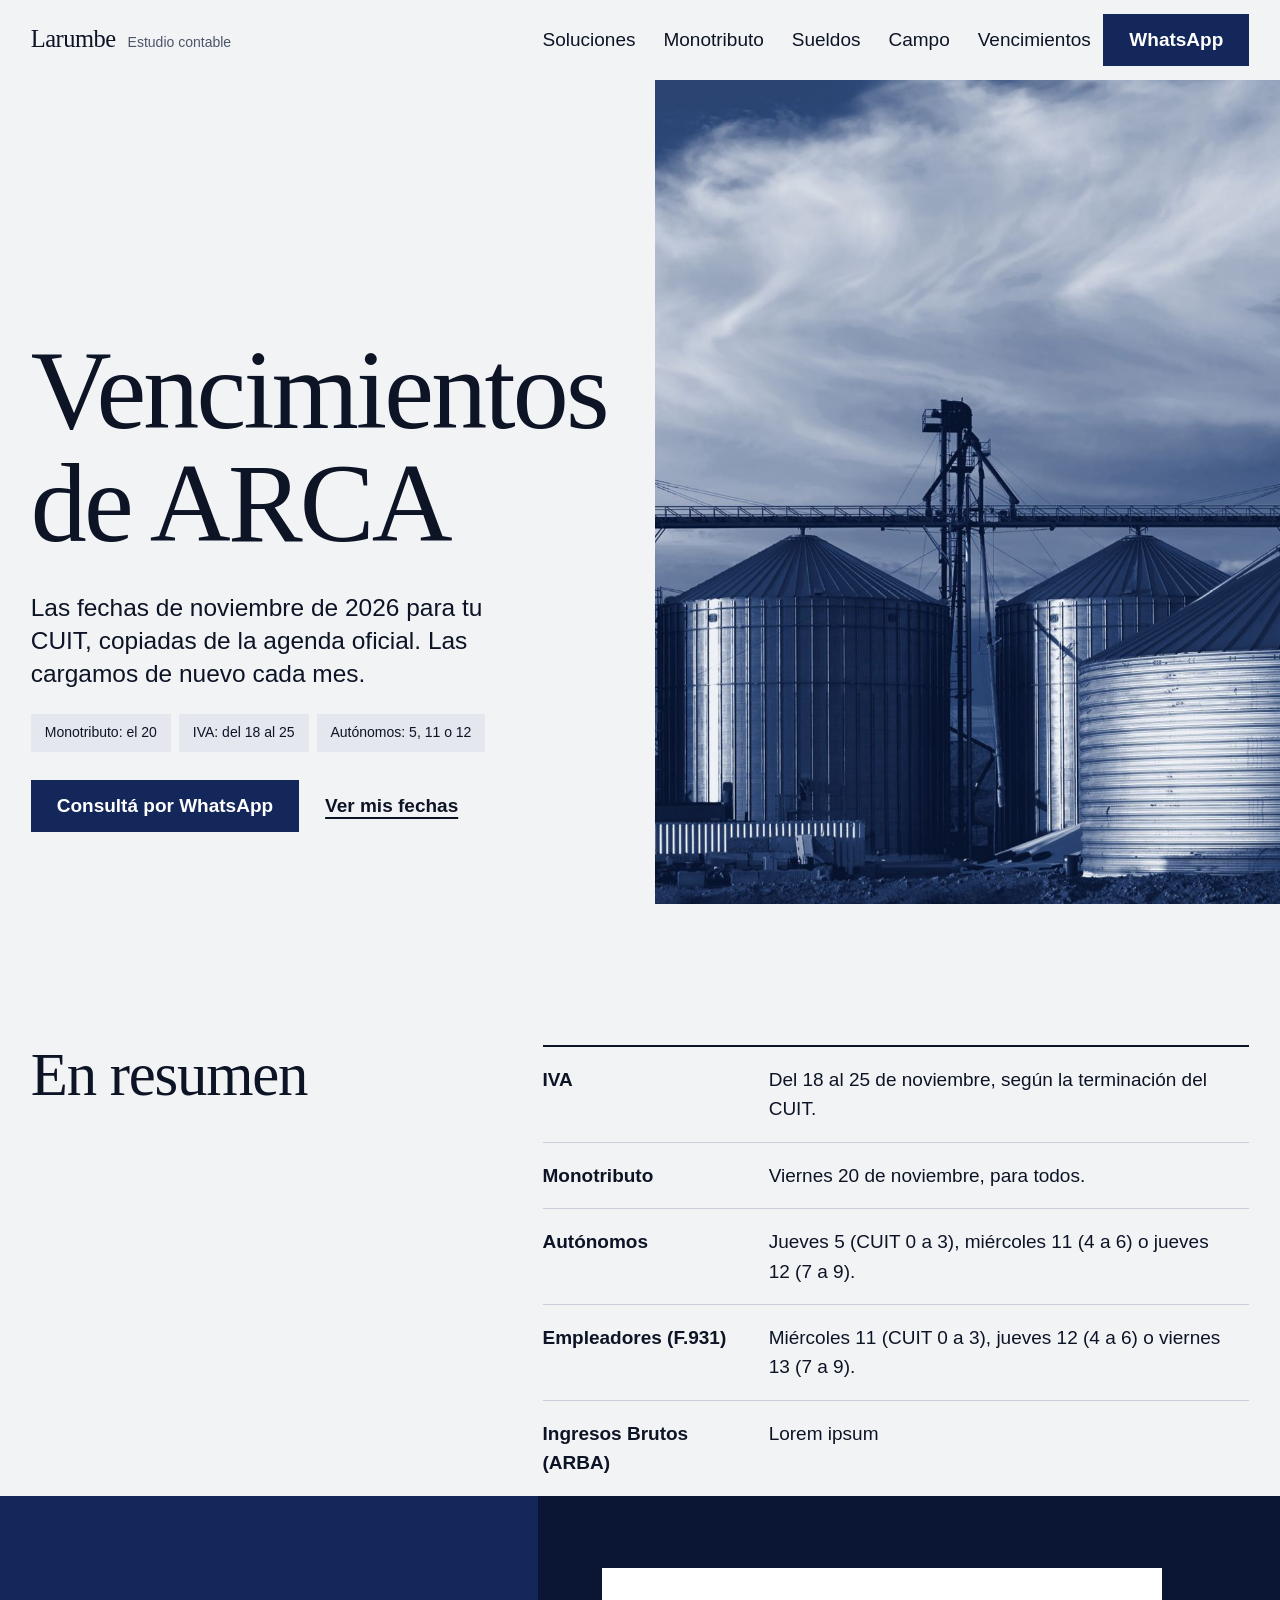
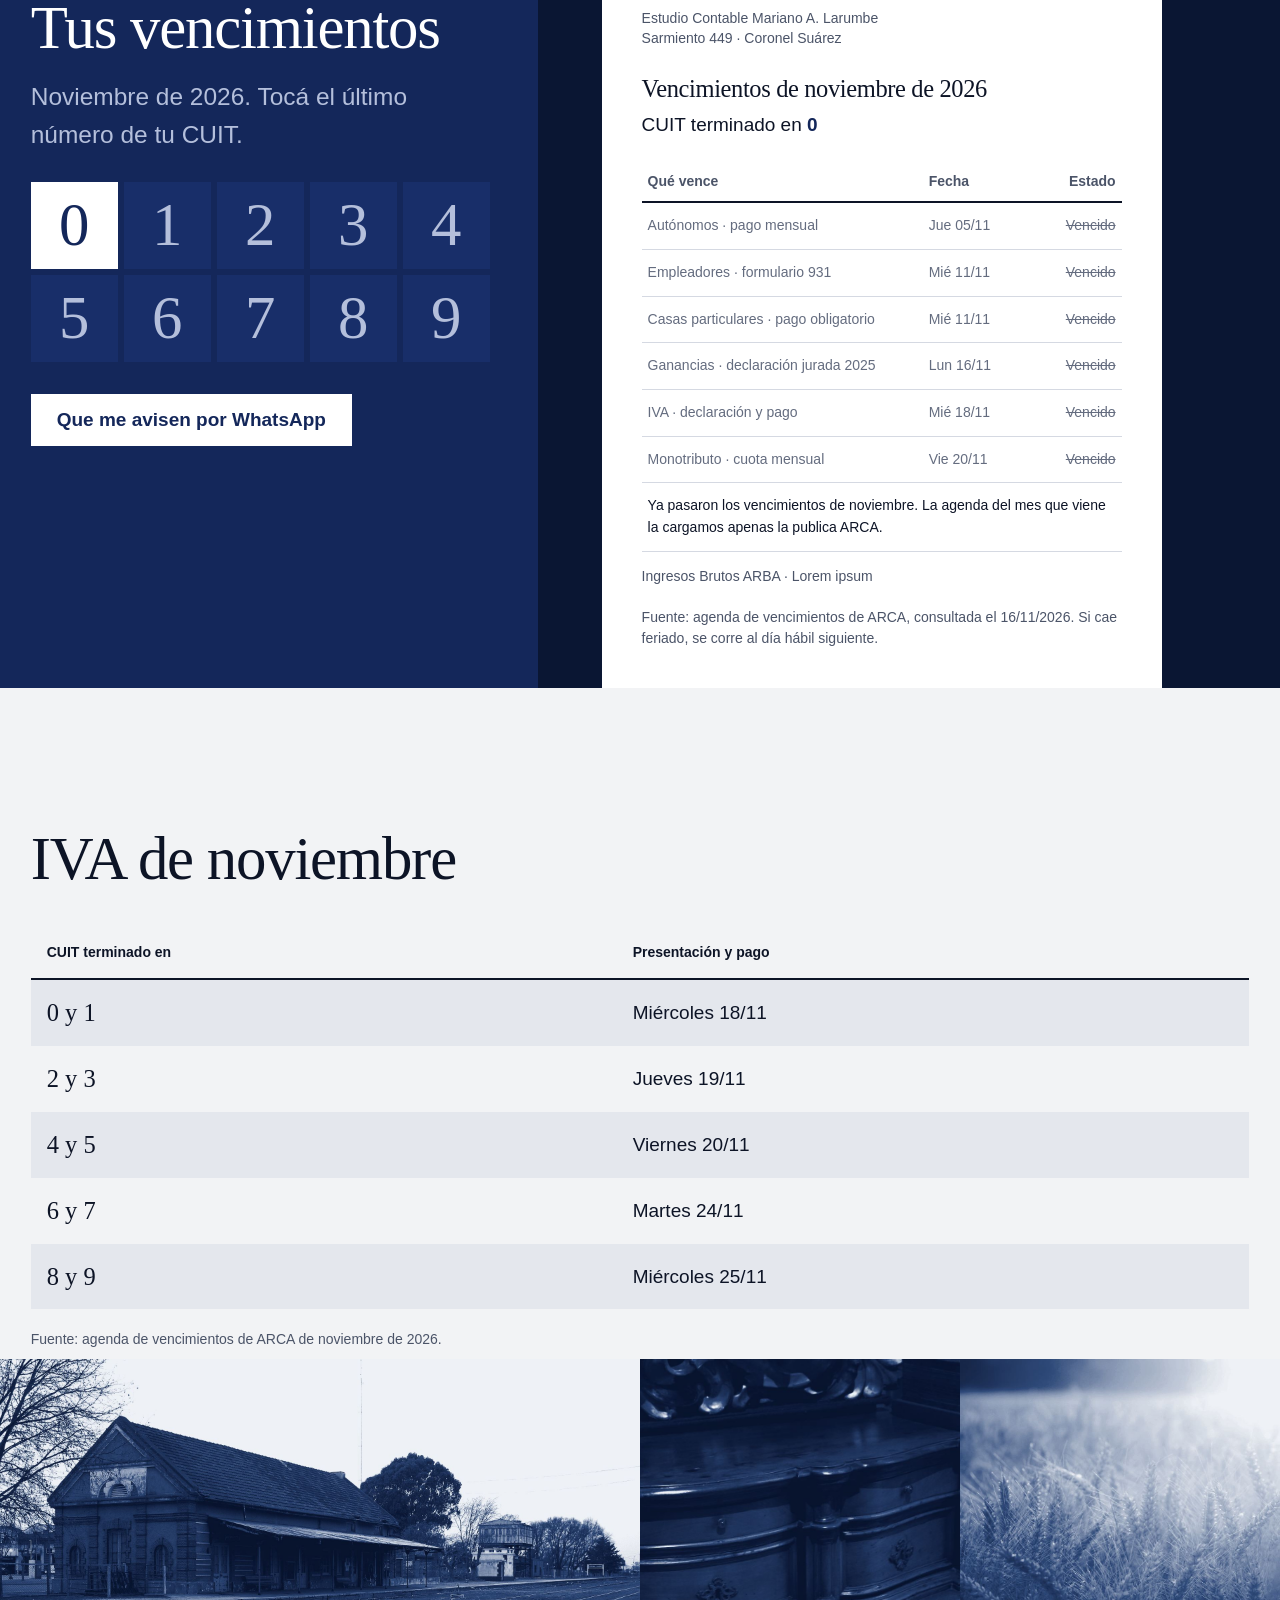
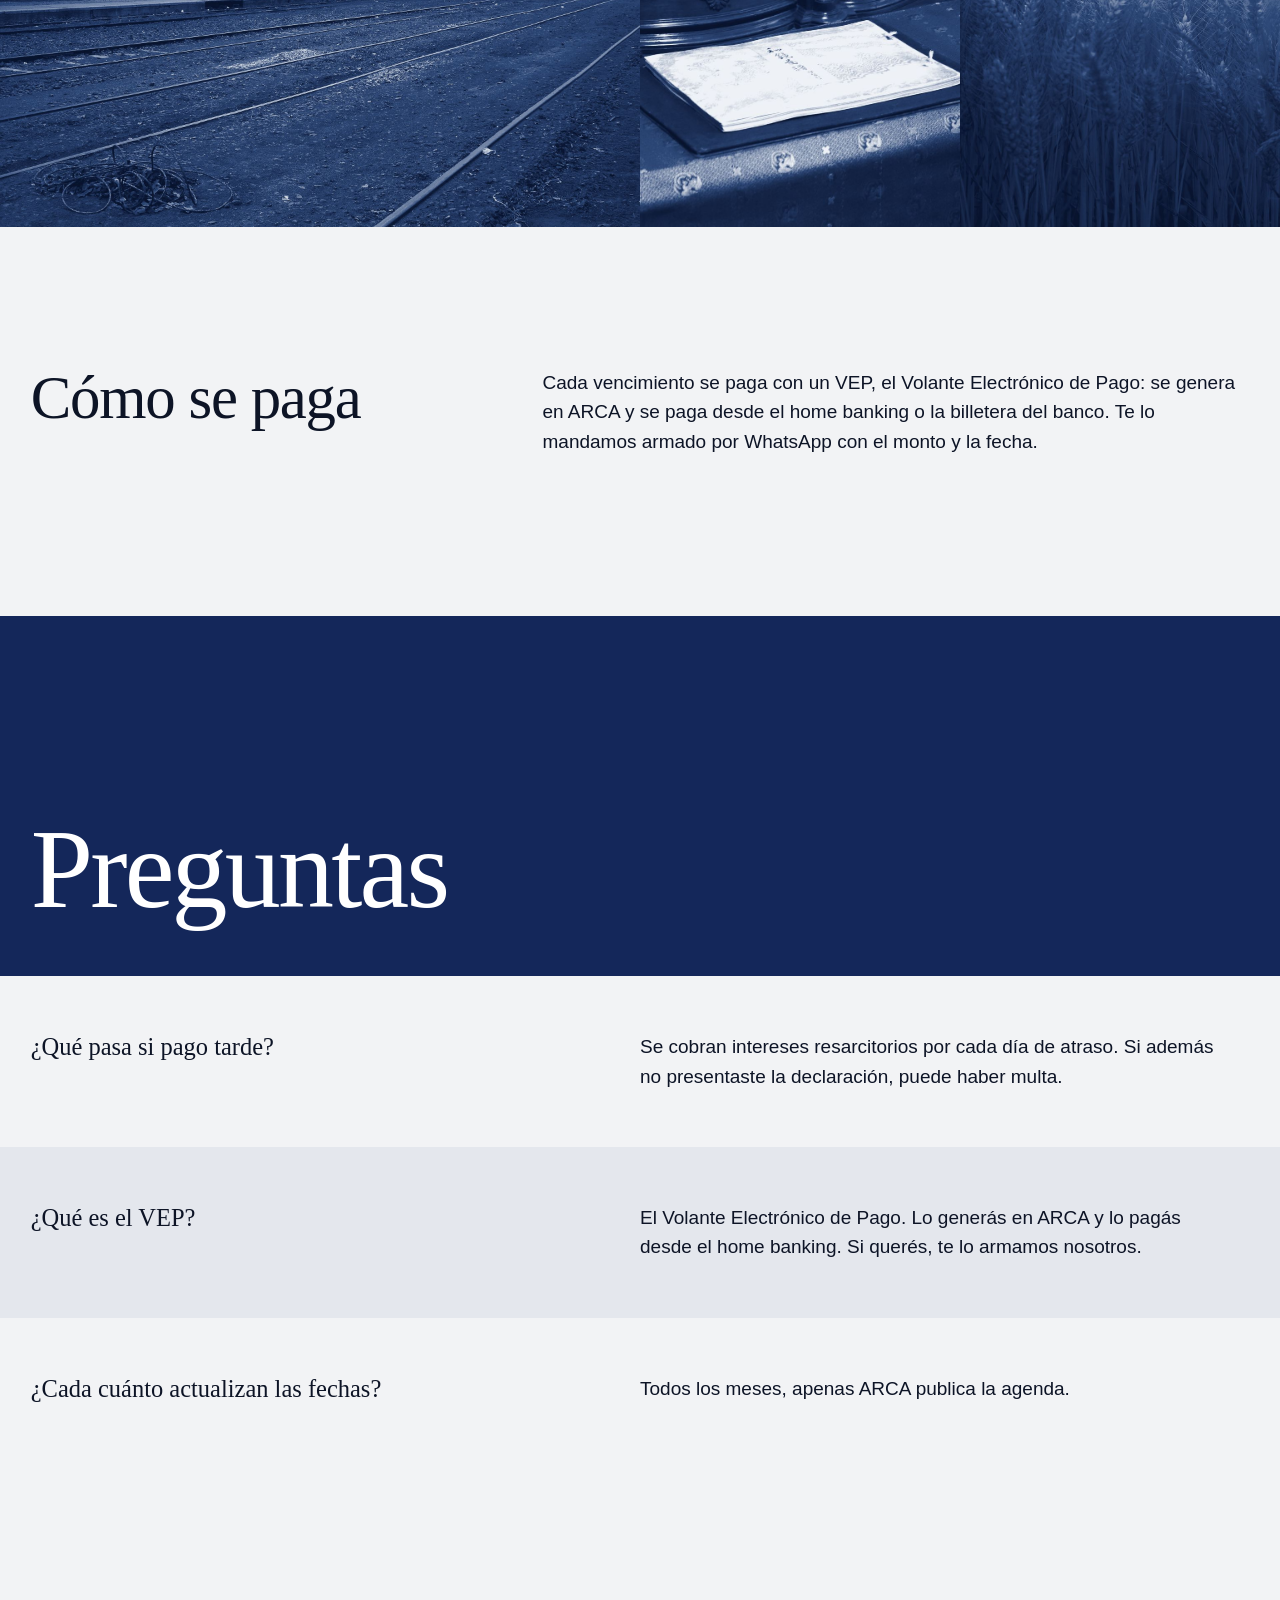
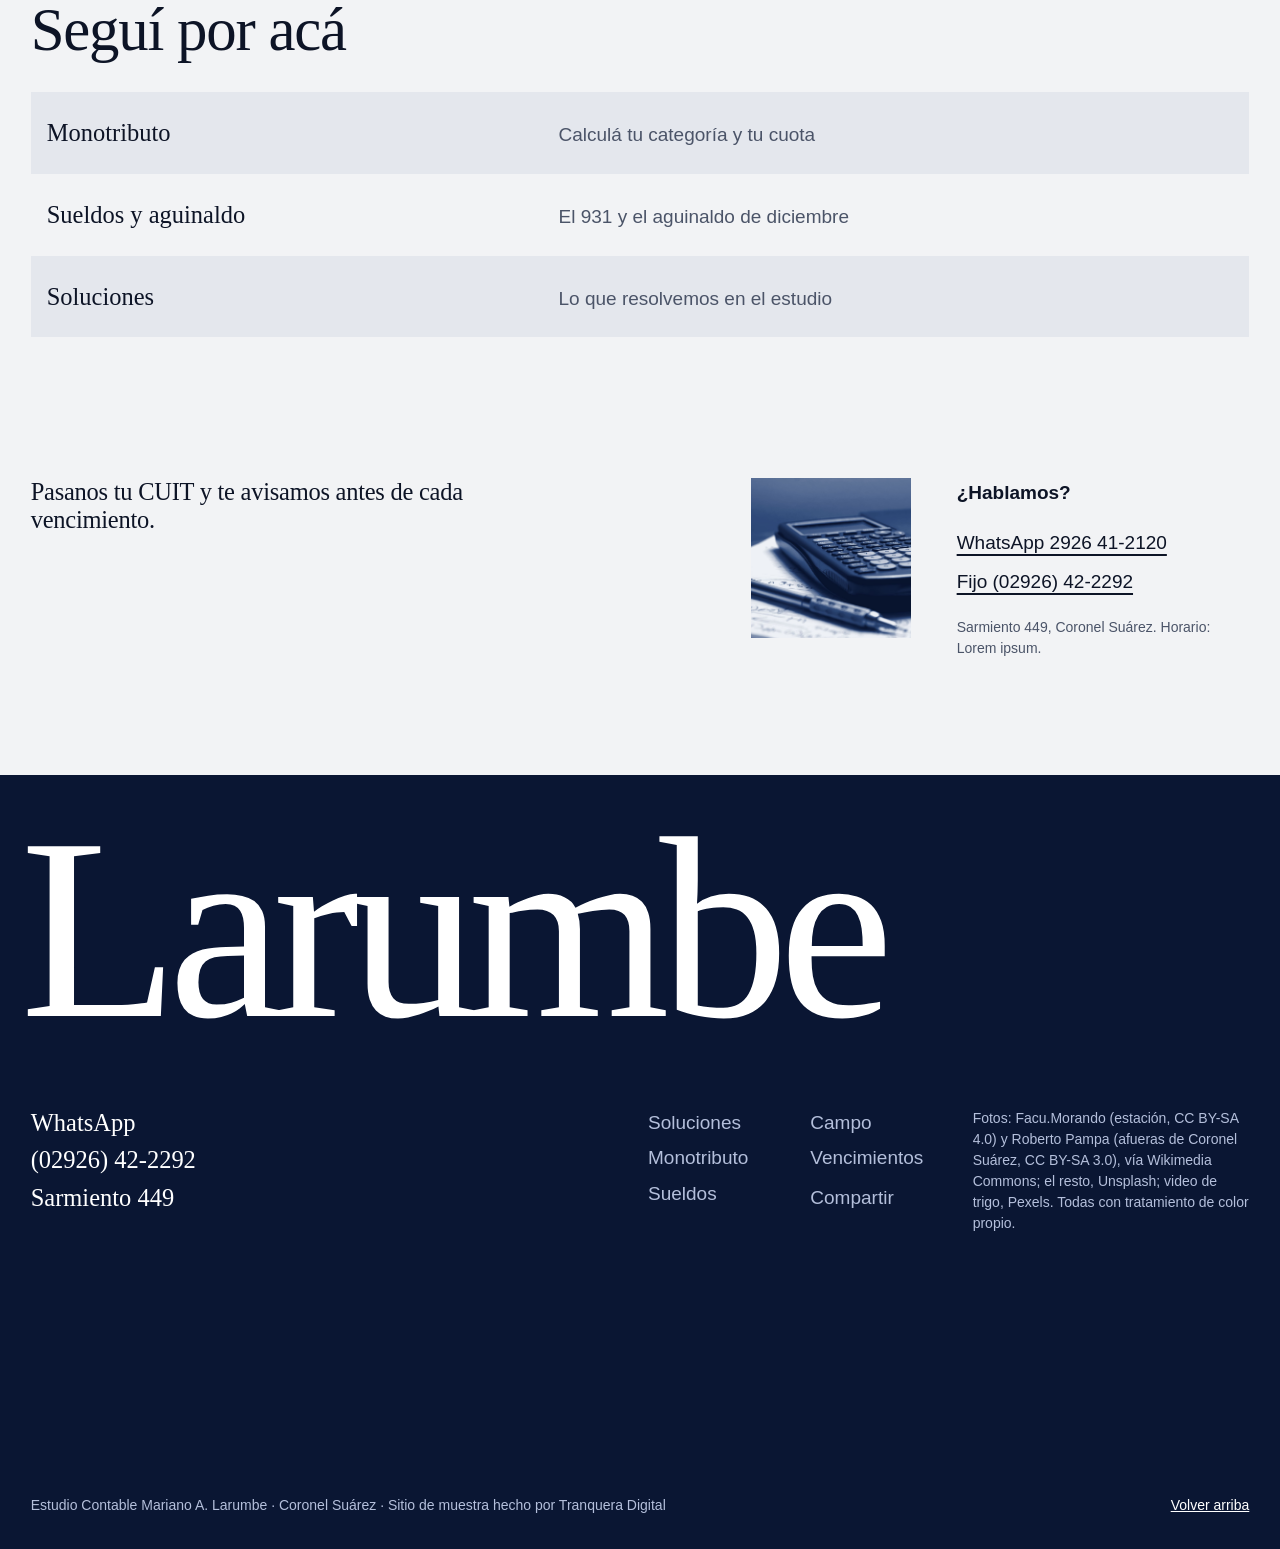
<file: vencimientos/index.html>
<!doctype html>
<html lang="es-AR">
<head>
<meta charset="utf-8">
<meta name="viewport" content="width=device-width, initial-scale=1">
<title>Vencimientos de ARCA de noviembre 2026 por CUIT | Estudio Larumbe</title>
<meta name="description" content="Tocá el último número de tu CUIT y mirá qué vence en noviembre de 2026: IVA, monotributo, autónomos, empleadores y Ganancias. Fechas de la agenda oficial de ARCA.">
<!-- Sitio de muestra: no indexar hasta que el estudio lo apruebe -->
<meta name="robots" content="noindex, nofollow">
<link rel="canonical" href="https://borthaburutoribio.github.io/estudio-larumbe-website/vencimientos/">
<meta property="og:type" content="website">
<meta property="og:title" content="Vencimientos de ARCA por CUIT · Estudio Larumbe">
<meta property="og:description" content="Tocá el último número de tu CUIT y mirá qué vence en noviembre de 2026: IVA, monotributo, autónomos, empleadores y Ganancias. Fechas de la agenda oficial de ARCA.">
<meta property="og:image" content="https://borthaburutoribio.github.io/estudio-larumbe-website/assets/img/silos-y-cielo.jpg">
<meta property="og:locale" content="es_AR">
<meta name="theme-color" content="#14275a">
<link rel="icon" href="../assets/favicon.svg" type="image/svg+xml">
<link rel="preconnect" href="https://api.fontshare.com">
<link rel="preconnect" href="https://cdn.fontshare.com" crossorigin>
<link href="https://api.fontshare.com/v2/css?f[]=boska@400,500&f[]=switzer@400,500,600&display=swap" rel="stylesheet">
<link rel="stylesheet" href="../styles.css?v=5">
<script type="application/ld+json">{"@context": "https://schema.org", "@type": "BreadcrumbList", "itemListElement": [{"@type": "ListItem", "position": 1, "name": "Inicio", "item": "https://borthaburutoribio.github.io/estudio-larumbe-website/"}, {"@type": "ListItem", "position": 2, "name": "Vencimientos", "item": "https://borthaburutoribio.github.io/estudio-larumbe-website/vencimientos/"}]}</script>
<script type="application/ld+json">{"@context": "https://schema.org", "@type": "Service", "name": "Vencimientos", "serviceType": "Vencimientos", "provider": {"@type": "AccountingService", "name": "Estudio Contable Mariano A. Larumbe", "telephone": "+54 2926 42-2292", "address": {"@type": "PostalAddress", "streetAddress": "Sarmiento 449", "addressLocality": "Coronel Suárez", "postalCode": "7540", "addressRegion": "Buenos Aires", "addressCountry": "AR"}}, "areaServed": "Partido de Coronel Suárez"}</script>
<script type="application/ld+json">{"@context": "https://schema.org", "@type": "FAQPage", "mainEntity": [{"@type": "Question", "name": "¿Qué pasa si pago tarde?", "acceptedAnswer": {"@type": "Answer", "text": "Se cobran intereses resarcitorios por cada día de atraso. Si además no presentaste la declaración, puede haber multa."}}, {"@type": "Question", "name": "¿Qué es el VEP?", "acceptedAnswer": {"@type": "Answer", "text": "El Volante Electrónico de Pago. Lo generás en ARCA y lo pagás desde el home banking. Si querés, te lo armamos nosotros."}}, {"@type": "Question", "name": "¿Cada cuánto actualizan las fechas?", "acceptedAnswer": {"@type": "Answer", "text": "Todos los meses, apenas ARCA publica la agenda."}}]}</script>
</head>
<body class="sub">
<a class="skip" href="#contenido">Ir al contenido</a>
<!--HEADER--><header class="bar">
  <a class="wordmark" href="../" aria-label="Estudio Larumbe, inicio">
    <span class="wm-name">Larumbe</span>
    <span class="wm-sub">Estudio contable</span>
  </a>
  <nav class="nav" aria-label="Secciones">
    <button class="nav-toggle" type="button" aria-expanded="false" aria-controls="menu">Menú</button>
    <ul id="menu" class="nav-list"><li><a href="../soluciones/">Soluciones</a></li><li><a href="../monotributo/">Monotributo</a></li><li><a href="../sueldos/">Sueldos</a></li><li><a href="../campo/">Campo</a></li><li><a href="../vencimientos/">Vencimientos</a></li></ul>
  </nav>
  <a class="btn btn-ink bar-cta" href="https://wa.me/5492926412120?text=Hola%20Mariano%2C%20te%20escribo%20desde%20la%20web%20del%20estudio." target="_blank" rel="noopener">WhatsApp</a>
</header><!--/HEADER-->
<main id="contenido">
<section class="ph" id="inicio">
  <div class="ph-text">
    <h1 class="ph-title"><span class="line"><span>Vencimientos</span></span><span class="line"><span>de ARCA</span></span></h1>
    <p class="standfirst reveal-late">Las fechas de noviembre de 2026 para tu CUIT, copiadas de la agenda oficial. Las cargamos de nuevo cada mes.</p>
    <ul class="chips reveal-late"><li>Monotributo: el 20</li><li>IVA: del 18 al 25</li><li>Autónomos: 5, 11 o 12</li></ul>
    <div class="hero-actions reveal-late">
      <a class="btn btn-ink" href="https://wa.me/5492926412120?text=Hola%20Mariano%2C%20quiero%20que%20me%20avisen%20mis%20vencimientos." target="_blank" rel="noopener">Consultá por WhatsApp</a>
      <a class="link" href="#calculadora">Ver mis fechas</a>
    </div>
  </div>
  <figure class="ph-img"><img src="../assets/img/silos-y-cielo.jpg" width="2000" height="1236" alt="Silos de chapa bajo un cielo con nubes" fetchpriority="high"></figure>
</section>

<section class="sum" aria-labelledby="sum-t">
  <h2 id="sum-t" class="h-head rise">En resumen</h2>
  <table class="sum-table rise"><tbody><tr><th scope="row">IVA</th><td>Del 18 al 25 de noviembre, según la terminación del CUIT.</td></tr><tr><th scope="row">Monotributo</th><td>Viernes 20 de noviembre, para todos.</td></tr><tr><th scope="row">Autónomos</th><td>Jueves 5 (CUIT 0 a 3), miércoles 11 (4 a 6) o jueves 12 (7 a 9).</td></tr><tr><th scope="row">Empleadores (F.931)</th><td>Miércoles 11 (CUIT 0 a 3), jueves 12 (4 a 6) o viernes 13 (7 a 9).</td></tr><tr><th scope="row">Ingresos Brutos (ARBA)</th><td>Lorem ipsum <!-- A CONFIRMAR --></td></tr></tbody></table>
</section>

<section class="dues" id="calculadora" aria-labelledby="v-title">
  <div class="dues-pick">
    <h2 id="v-title" class="h-head rise">Tus vencimientos</h2>
    <p class="dues-help">Noviembre de 2026. Tocá el último número de tu CUIT.</p>
    <div class="digits" role="group" aria-label="Último número del CUIT"><button type="button" class="digit" data-d="0">0</button><button type="button" class="digit" data-d="1">1</button><button type="button" class="digit" data-d="2">2</button><button type="button" class="digit" data-d="3">3</button><button type="button" class="digit" data-d="4">4</button><button type="button" class="digit" data-d="5">5</button><button type="button" class="digit" data-d="6">6</button><button type="button" class="digit" data-d="7">7</button><button type="button" class="digit" data-d="8">8</button><button type="button" class="digit" data-d="9">9</button></div>
    <a class="btn btn-paper" id="dues-wa" href="https://wa.me/5492926412120" target="_blank" rel="noopener">Que me avisen por WhatsApp</a>
  </div>
  <div class="dues-stage">
    <article class="sheet" data-ui id="sheet" aria-live="polite">
      <header class="sh-head">
        <p class="sh-from">Estudio Contable Mariano A. Larumbe<br>Sarmiento 449 · Coronel Suárez</p>
        <p class="sh-title">Vencimientos de noviembre de 2026</p>
        <p class="sh-cuit">CUIT terminado en <strong id="sh-d">0</strong></p>
      </header>
      <table class="sh-table">
        <thead><tr><th scope="col">Qué vence</th><th scope="col">Fecha</th><th scope="col">Estado</th></tr></thead>
        <tbody id="sh-body"><tr><td>IVA · declaración y pago</td><td>Mié 18/11</td><td>Próximo</td></tr></tbody>
      </table>
      <!-- A CONFIRMAR: fechas de ARBA del mes -->
      <p class="sh-row-extra">Ingresos Brutos ARBA · Lorem ipsum</p>
      <p class="sh-foot">Fuente: agenda de vencimientos de ARCA, consultada el 16/11/2026.</p>
    </article>
  </div>
</section>
<section class="cats" aria-labelledby="t-iva">
  <h2 id="t-iva" class="h-head rise">IVA de noviembre</h2>
  <div class="cats-wrap rise"><table class="cats-table">
    <thead><tr><th scope="col">CUIT terminado en</th><th scope="col">Presentación y pago</th></tr></thead>
    <tbody><tr><th scope="row">0 y 1</th><td>Miércoles 18/11</td></tr><tr><th scope="row">2 y 3</th><td>Jueves 19/11</td></tr><tr><th scope="row">4 y 5</th><td>Viernes 20/11</td></tr><tr><th scope="row">6 y 7</th><td>Martes 24/11</td></tr><tr><th scope="row">8 y 9</th><td>Miércoles 25/11</td></tr></tbody></table></div>
  <p class="note">Fuente: agenda de vencimientos de ARCA de noviembre de 2026.</p>
</section>

<section class="band" aria-label="Fotos"><figure><img src="../assets/img/estacion-coronel-suarez.jpg" alt="La estación de tren de Coronel Suárez" loading="lazy" decoding="async"></figure><figure><img src="../assets/img/libro-contable-antiguo.jpg" alt="Libro contable abierto sobre un escritorio de madera" loading="lazy" decoding="async"></figure><figure><img src="../assets/img/espigas-de-trigo.jpg" alt="Espigas de trigo a contraluz" loading="lazy" decoding="async"></figure></section>

<section class="txt" aria-labelledby="s-0"><h2 id="s-0" class="h-head rise">Cómo se paga</h2><div class="txt-body rise"><p>Cada vencimiento se paga con un VEP, el Volante Electrónico de Pago: se genera en ARCA y se paga desde el home banking o la billetera del banco. Te lo mandamos armado por WhatsApp con el monto y la fecha.</p></div></section>

<section class="faq" id="preguntas" aria-labelledby="q-title"><div class="faq-band faq-head"><h2 id="q-title" class="faq-title rise">Preguntas</h2></div><div class="faq-band"><h3 class="q">¿Qué pasa si pago tarde?</h3><p class="a">Se cobran intereses resarcitorios por cada día de atraso. Si además no presentaste la declaración, puede haber multa.</p></div><div class="faq-band"><h3 class="q">¿Qué es el VEP?</h3><p class="a">El Volante Electrónico de Pago. Lo generás en ARCA y lo pagás desde el home banking. Si querés, te lo armamos nosotros.</p></div><div class="faq-band"><h3 class="q">¿Cada cuánto actualizan las fechas?</h3><p class="a">Todos los meses, apenas ARCA publica la agenda.</p></div></section>

<section class="rel" aria-labelledby="rel-t">
  <h2 id="rel-t" class="h-head rise">Seguí por acá</h2>
  <ul class="rel-list"><li><a href="../monotributo/"><span>Monotributo</span><span class="rel-d">Calculá tu categoría y tu cuota</span></a></li><li><a href="../sueldos/"><span>Sueldos y aguinaldo</span><span class="rel-d">El 931 y el aguinaldo de diciembre</span></a></li><li><a href="../soluciones/"><span>Soluciones</span><span class="rel-d">Lo que resolvemos en el estudio</span></a></li></ul>
</section>

<section class="contact" id="contacto" aria-labelledby="k-title">
  <h2 id="k-title" class="sr">Contacto</h2>
  <p class="contact-say rise">Pasanos tu CUIT y te avisamos antes de cada vencimiento.</p>
  <figure class="contact-pic"><img src="../assets/img/calculadora-y-lapicera.jpg" width="2000" height="1333" alt="Calculadora y lapicera sobre una hoja con cuentas" loading="lazy" decoding="async"></figure>
  <div class="contact-links">
    <p class="contact-q">¿Hablamos?</p>
    <a class="ulink" href="https://wa.me/5492926412120?text=Hola%20Mariano%2C%20quiero%20que%20me%20avisen%20mis%20vencimientos." target="_blank" rel="noopener">WhatsApp 2926 41-2120</a>
    <a class="ulink" href="tel:+542926422292">Fijo (02926) 42-2292</a>
    <p class="contact-small">Sarmiento 449, Coronel Suárez. Horario: Lorem ipsum.</p>
  </div>
</section>
</main>
<!--FOOTER--><footer class="foot">
  <p class="foot-name" aria-hidden="true">Larumbe</p>
  <div class="foot-row">
    <ul class="foot-places">
      <li><a href="https://wa.me/5492926412120" target="_blank" rel="noopener">WhatsApp</a></li>
      <li><a href="tel:+542926422292">(02926) 42-2292</a></li>
      <li><a href="https://maps.google.com/?q=Sarmiento+449,+Coronel+Su%C3%A1rez" target="_blank" rel="noopener">Sarmiento 449</a></li>
    </ul>
    <div class="foot-cols">
      <ul><li><a href="../soluciones/">Soluciones</a></li><li><a href="../monotributo/">Monotributo</a></li><li><a href="../sueldos/">Sueldos</a></li></ul>
      <ul><li><a href="../campo/">Campo</a></li><li><a href="../vencimientos/">Vencimientos</a></li><li><button type="button" class="share" id="share">Compartir</button></li></ul>
      <p class="credits">Fotos: Facu.Morando (estación, CC BY-SA 4.0) y Roberto Pampa (afueras de Coronel Suárez, CC BY-SA 3.0), vía Wikimedia Commons; el resto, Unsplash; video de trigo, Pexels. Todas con tratamiento de color propio.</p>
    </div>
  </div>
  <div class="foot-legal">
    <p>Estudio Contable Mariano A. Larumbe · Coronel Suárez · Sitio de muestra hecho por Tranquera Digital</p>
    <a href="#inicio">Volver arriba</a>
  </div>
</footer>

<a class="wa-fab" href="https://wa.me/5492926412120?text=Hola%20Mariano%2C%20te%20escribo%20desde%20la%20web%20del%20estudio." target="_blank" rel="noopener" aria-label="Escribir por WhatsApp">WhatsApp</a><!--/FOOTER-->
<!--SCRIPTS--><script src="../vencimientos.js?v=5"></script>
<script src="../script.js?v=5"></script>
<script src="../tools.js?v=5"></script><!--/SCRIPTS-->
</body>
</html>
</file>
<file: styles.css>
/* Estudio Contable Mariano A. Larumbe — dirección "The printed annual"
   Un solo color de marca (azul tinta) + grises. Todas las fotos en duotono azul. */
:root {
  --paper: #f2f3f5;
  --paper-2: #e4e7ed;
  --ink: #0d1426;
  --muted: #4b5468;
  --navy: #14275a;
  --navy-2: #182e69;
  --navy-deep: #0a1633;
  --on-navy: #ffffff;
  --soft-on-navy: #b4bfdb;
  --white: #ffffff;

  --sq-a: #b4bfdb;
  --sq-b: #d3d9e6;
  --sq-c: #14275a;
  --sq-d: #14275a;

  --display: 'Boska', 'Times New Roman', serif;
  --text: 'Switzer', 'Helvetica Neue', Arial, sans-serif;

  --step-small: 0.875rem;
  --step-body: clamp(1.0625rem, 1rem + 0.25vw, 1.1875rem);
  --step-lead: clamp(1.25rem, 1.05rem + 0.6vw, 1.625rem);
  --step-head: clamp(2.25rem, 1.4rem + 3vw, 4rem);
  --step-display: clamp(3rem, 0.6rem + 8vw, 8.25rem);

  --m: clamp(20px, 2.4vw, 32px);
  --axis: 42%;
  --gap-section: clamp(96px, 11vw, 168px);
  --ease: cubic-bezier(.2, .75, .2, 1);
}

*, *::before, *::after { box-sizing: border-box; }
html { -webkit-text-size-adjust: 100%; overflow-x: clip; scroll-behavior: smooth; }
body {
  margin: 0; background: var(--paper); color: var(--ink);
  font-family: var(--text); font-size: var(--step-body); line-height: 1.55;
  overflow-x: clip; -webkit-font-smoothing: antialiased;
}
img, iframe, svg { max-width: 100%; display: block; }
h1, h2, h3, p, figure, dl, dd, ul { margin: 0; }
ul { padding: 0; list-style: none; }
a { color: inherit; }
button { font: inherit; color: inherit; }
:focus-visible { outline: 3px solid var(--navy); outline-offset: 3px; }
::selection { background: var(--navy); color: var(--white); }
.sr { position: absolute; width: 1px; height: 1px; overflow: hidden; clip: rect(0 0 0 0); white-space: nowrap; }
.skip { position: absolute; left: -999px; top: 8px; background: var(--ink); color: var(--white); padding: 10px 14px; z-index: 50; }
.skip:focus { left: 8px; }

/* Botones: esquinas rectas en todo el sitio */
.btn {
  display: inline-flex; align-items: center; justify-content: center; min-height: 52px;
  padding: 0 26px; font-weight: 600; font-size: var(--step-body); text-decoration: none; border: 0; cursor: pointer;
  transition: transform .25s var(--ease), background-color .25s var(--ease), color .25s var(--ease);
}
.btn:active { transform: translateY(1px) scale(.985); }
.btn-ink { background: var(--navy); color: var(--white); }
.btn-ink:hover { background: var(--navy-deep); }
.btn-paper { background: var(--white); color: var(--navy); }
.btn-paper:hover { background: var(--paper-2); }
.link { font-weight: 600; text-decoration: underline; text-underline-offset: 5px; text-decoration-thickness: 2px; transition: color .2s; }
.link:hover { color: var(--navy); text-decoration-color: var(--navy); }

.h-head { font-family: var(--display); font-weight: 400; font-size: var(--step-head); line-height: .98; letter-spacing: -0.02em; }
.lead { font-size: var(--step-lead); line-height: 1.38; }
.body { font-size: var(--step-body); }

/* ---------- Barra ---------- */
.bar {
  position: relative; z-index: 20; display: grid; grid-template-columns: var(--axis) 1fr auto; align-items: center;
  padding: 14px var(--m); background: var(--paper);
}
.wordmark { display: inline-flex; align-items: baseline; gap: 12px; text-decoration: none; }
.wm-name { font-family: var(--display); font-size: var(--step-lead); line-height: 1; letter-spacing: -0.02em; }
.wm-sub { font-size: var(--step-small); color: var(--muted); }
.nav-list { display: flex; gap: 28px; font-size: var(--step-body); }
.nav-list a { padding: 6px 0; text-decoration: underline 2px transparent; text-underline-offset: 6px; transition: text-decoration-color .25s var(--ease), color .25s; }
.nav-list a:hover { text-decoration-color: var(--navy); color: var(--navy); }
.nav-toggle { display: none; }

/* ---------- Hero ---------- */
.hero { position: relative; }
.masthead { height: 54svh; min-height: 340px; overflow: hidden; background: var(--navy-deep); }
.mast-media { width: 100%; height: 100%; object-fit: cover; object-position: 50% 88%; animation: drift 22s var(--ease) both; }
@keyframes drift { from { transform: scale(1.1) translateX(-1.5%); } to { transform: scale(1.02) translateX(0); } }

.hero-body {
  position: relative; display: grid; grid-template-columns: var(--axis) minmax(0, 1fr);
  padding: 0 var(--m) clamp(64px, 7vw, 104px); column-gap: 0;
}
.next-due {
  position: absolute; left: var(--m); top: 0; transform: translateY(-50%); width: 300px;
  background: var(--navy); color: var(--on-navy); padding: 18px 22px 20px; z-index: 2;
}
.nd-fig { font-family: var(--display); font-size: var(--step-head); line-height: 1; letter-spacing: -0.02em; font-variant-numeric: tabular-nums; }
.nd-text { margin-top: 8px; font-size: var(--step-small); line-height: 1.35; color: var(--on-navy); }
.hero-talk { grid-column: 1; grid-row: 1; padding: clamp(96px, 9vw, 128px) 48px 0 0; max-width: 520px; }
.standfirst { font-size: var(--step-lead); line-height: 1.35; }
.hero-actions { display: flex; flex-wrap: wrap; align-items: center; gap: 14px 26px; margin-top: 28px; }
.hero-title {
  grid-column: 2; grid-row: 1; margin-top: clamp(28px, 3.4vw, 52px);
  font-family: var(--display); font-weight: 400; font-size: var(--step-display); line-height: .95; letter-spacing: -0.025em;
}
.hero-title .line { display: block; overflow: hidden; padding-bottom: .06em; }
.hero-title .line > span { display: block; }
.js .hero-title .line > span { animation: lineUp 1s var(--ease) both; }
.js .hero-title .line:nth-child(2) > span { animation-delay: .11s; }
@keyframes lineUp { from { transform: translateY(108%); } to { transform: none; } }
.js .reveal-late { animation: fadeUp .8s var(--ease) .45s both; }
@keyframes fadeUp { from { opacity: 0; transform: translateY(18px); } to { opacity: 1; transform: none; } }

/* ---------- Tiles ---------- */
.tiles {
  display: grid; grid-template-columns: repeat(12, minmax(0, 1fr)); grid-template-rows: 38svh 38svh auto;
  gap: 8px; padding: 8px;
}
.tile { position: relative; overflow: hidden; min-width: 0; }
.tile-a { grid-column: 1 / 9; grid-row: 1 / 3; background: var(--navy-deep); color: var(--on-navy); display: flex; align-items: flex-end; padding: 20px 20px 16px; }
.tile-slogan { font-family: var(--display); font-weight: 400; font-size: var(--step-display); line-height: .86; letter-spacing: -0.03em; }
.tile-slogan span { display: block; }
.tile-b { grid-column: 9 / 13; grid-row: 1; background: var(--paper-2); display: flex; flex-direction: column; justify-content: space-between; padding: 20px; }
.tile-b .tile-cap { order: -1; font-size: var(--step-small); color: var(--muted); max-width: 22ch; }
.tile-fig { font-family: var(--display); font-size: var(--step-display); line-height: .86; letter-spacing: -0.03em; color: var(--navy); font-variant-numeric: tabular-nums; }
.tile-c { grid-column: 9 / 13; grid-row: 2; }
.tile-c img { width: 100%; height: 100%; object-fit: cover; }
.tile-d { grid-column: 1 / 13; grid-row: 3; padding: 40px 40px 40px 50%; }
.tile-d .lead { max-width: 40ch; }

/* ---------- Comparación ---------- */
.compare { padding: var(--gap-section) var(--m) 0; }
.compare .h-head { max-width: 14ch; margin-bottom: 48px; }
.cmp { display: grid; }
.cmp-row { display: grid; grid-template-columns: minmax(0, 5fr) repeat(3, minmax(0, 7fr)); min-height: 68px; }
.cmp-row:nth-child(odd):not(.cmp-headrow) { background: var(--paper-2); }
.cmp-name, .cmp-col, .cmp-cell { padding: 16px 18px; display: flex; align-items: center; min-width: 0; }
.cmp-name { font-size: var(--step-lead); line-height: 1.2; font-family: var(--display); }
.cmp-col { font-weight: 600; font-size: var(--step-body); align-items: flex-end; }
.cmp-cell { font-size: var(--step-body); line-height: 1.4; }
.cmp .is-feat { background: var(--navy); color: var(--on-navy); }
.cmp-row:nth-child(odd) .is-feat { background: var(--navy-2); }
.cmp-headrow .is-feat { padding-top: 40px; }
.note { margin-top: 20px; font-size: var(--step-small); color: var(--muted); }

/* ---------- Mosaico ---------- */
.mosaic {
  margin-top: var(--gap-section); display: grid; grid-template-columns: repeat(4, minmax(0, 1fr));
  grid-template-rows: 40svh 40svh 46svh;
}
.m { position: relative; overflow: hidden; min-width: 0; min-height: 0; }
.m img { width: 100%; height: 100%; object-fit: cover; transition: transform 1.2s var(--ease); }
.m:hover img { transform: scale(1.03); }
.m-a { grid-column: 1 / 3; grid-row: 1 / 3; }
.m-b { grid-column: 3 / 5; grid-row: 1; background: var(--navy); color: var(--on-navy); display: flex; align-items: flex-end; padding: 32px; }
.m-title { font-family: var(--display); font-weight: 400; font-size: var(--step-head); line-height: .98; letter-spacing: -0.02em; max-width: 12ch; }
.m-c { grid-column: 3; grid-row: 2; }
.m-d { grid-column: 4; grid-row: 2; }
.m-e { grid-column: 1 / 3; grid-row: 3; background: var(--navy-deep); color: var(--on-navy); display: flex; align-items: flex-end; padding: 32px; }
.m-text { font-size: var(--step-lead); line-height: 1.35; max-width: 34ch; }
.m-f { grid-column: 3 / 5; grid-row: 3; }

/* ---------- Vencimientos ---------- */
.dues {
  display: grid; grid-template-columns: var(--axis) minmax(0, 1fr); background: var(--navy); color: var(--on-navy);
}
.dues-pick { padding: clamp(72px, 8vw, 120px) 48px 72px var(--m); }

.dues-help { margin-top: 20px; font-size: var(--step-lead); color: var(--soft-on-navy); }
.digits { display: grid; grid-template-columns: repeat(5, minmax(0, 1fr)); gap: 6px; margin: 28px 0 32px; max-width: 480px; }
.digit {
  aspect-ratio: 1; border: 0; background: var(--navy-2); color: var(--soft-on-navy); cursor: pointer;
  font-family: var(--display); font-size: var(--step-head); line-height: 1; font-variant-numeric: tabular-nums;
  transition: background-color .2s var(--ease), color .2s var(--ease), transform .2s var(--ease);
}
.digit:hover { color: var(--white); background: #213a7c; }
.digit:active { transform: scale(.95); }
.digit[aria-pressed="true"] { background: var(--white); color: var(--navy); }
.dues-stage { background: var(--navy-deep); height: clamp(640px, 88svh, 820px); overflow: hidden; padding: 72px 64px 0; }
.sheet {
  width: 560px; max-width: 100%; min-height: 820px; background: var(--white); color: var(--ink); padding: 40px 40px 48px;
  transition: opacity .2s ease;
}
.sheet.is-swapping { opacity: 0; }
.sh-from { font-size: var(--step-small); color: var(--muted); line-height: 1.45; }
.sh-title { margin-top: 28px; font-family: var(--display); font-size: var(--step-lead); line-height: 1.05; letter-spacing: -0.015em; }
.sh-cuit { margin-top: 8px; font-size: var(--step-body); }
.sh-cuit strong { font-variant-numeric: tabular-nums; color: var(--navy); }
.sh-table { width: 100%; margin-top: 24px; border-collapse: collapse; font-size: var(--step-small); font-variant-numeric: tabular-nums; }
.sh-table th { text-align: left; font-weight: 600; font-size: var(--step-small); color: var(--muted); padding: 8px 6px; border-bottom: 2px solid var(--ink); }
.sh-table td { padding: 12px 6px; border-bottom: 1px solid #d5d9e2; vertical-align: top; }
.sh-table td:nth-child(2) { white-space: nowrap; }
.sh-table td:nth-child(3) { white-space: nowrap; text-align: right; }
.sh-table th:nth-child(3) { text-align: right; }
.sh-table tr.is-past td { color: #646c7f; }
.sh-table tr.is-past td:nth-child(3) { text-decoration: line-through; }
.sh-table tr.is-today td, .sh-table tr.is-first td { background: #e7ecf6; font-weight: 600; color: var(--navy); }
.sh-row-extra { margin-top: 14px; font-size: var(--step-small); color: var(--muted); }
.sh-foot { margin-top: 20px; font-size: var(--step-small); color: var(--muted); line-height: 1.45; }

/* ---------- Cómo trabajamos ---------- */
.flow { padding: var(--gap-section) var(--m) 0; }
.flow-head { max-width: 460px; }
.flow-head .body { margin-top: 20px; }
.flow-fig { margin-top: 56px; }
.diagram-wide { width: 100%; height: auto; }
.diagram-tall { display: none; }
.flow-steps { display: grid; grid-template-columns: repeat(3, minmax(0, 1fr)); gap: 32px; margin-top: 32px; }
.step h3 { font-family: var(--display); font-weight: 500; font-size: var(--step-lead); line-height: 1.1; }
.step p { margin-top: 10px; max-width: 34ch; }

/* ---------- El estudio ---------- */
.about { padding: var(--gap-section) var(--m) 0; }
.about-lead { margin-top: 24px; max-width: 46ch; }
.about-tiles { display: grid; grid-template-columns: repeat(12, minmax(0, 1fr)); gap: 16px; margin-top: 72px; }
.about-photo { grid-column: 1 / 9; position: relative; aspect-ratio: 16 / 10; overflow: hidden; }
.about-photo img { width: 100%; height: 100%; object-fit: cover; }
.about-note { position: absolute; top: 0; right: 0; width: 320px; background: var(--paper); padding: 20px; font-size: var(--step-body); line-height: 1.45; }
.about-side { grid-column: 9 / 13; display: flex; flex-direction: column; gap: 28px; min-width: 0; }
.about-map { background: var(--navy); aspect-ratio: 4 / 3.2; padding: 10px; }
.about-map iframe { width: 100%; height: 100%; border: 0; filter: grayscale(1) contrast(1.05); }
.facts { display: grid; grid-template-columns: 1fr 1fr; gap: 18px 20px; }
.facts dt { font-size: var(--step-small); color: var(--muted); }
.facts dd { font-size: var(--step-body); font-weight: 500; }
.facts a { text-decoration: none; }
.facts a:hover { text-decoration: underline; }

/* ---------- Preguntas ---------- */
.faq { margin-top: var(--gap-section); }
.faq-band { display: grid; grid-template-columns: repeat(12, minmax(0, 1fr)); padding: 56px var(--m); background: var(--paper); }
.faq-band:nth-child(odd) { background: var(--paper-2); }
.faq-head { min-height: 40svh; align-items: end; background: var(--navy) !important; color: var(--on-navy); }
.faq-title { grid-column: 1 / 13; font-family: var(--display); font-weight: 400; font-size: var(--step-display); line-height: .9; letter-spacing: -0.025em; }
.q { grid-column: 1 / 6; font-family: var(--display); font-weight: 500; font-size: var(--step-lead); line-height: 1.2; padding-right: 24px; }
.a { grid-column: 7 / 13; max-width: 56ch; }

/* ---------- Contacto ---------- */
.contact {
  display: grid; grid-template-columns: repeat(12, minmax(0, 1fr)); column-gap: 16px; align-items: start;
  padding: clamp(112px, 11vw, 160px) var(--m) clamp(88px, 9vw, 120px);
}
.contact-say { grid-column: 1 / 6; font-family: var(--display); font-size: var(--step-lead); line-height: 1.12; letter-spacing: -0.01em; }
.contact-pic { grid-column: 8 / 10; width: 160px; height: 160px; overflow: hidden; }
.contact-pic img { width: 100%; height: 100%; object-fit: cover; }
.contact-links { grid-column: 10 / 13; display: flex; flex-direction: column; gap: 10px; }
.contact-q { font-weight: 600; font-size: var(--step-body); margin-bottom: 10px; }
.ulink { font-size: var(--step-body); text-underline-offset: 5px; text-decoration-thickness: 2px; transition: color .2s; }
.ulink:hover { color: var(--navy); }
.contact-small { margin-top: 10px; font-size: var(--step-small); color: var(--muted); }

/* ---------- Pie ---------- */
.foot { background: var(--navy-deep); color: var(--on-navy); padding: 48px var(--m) 32px; min-height: 86svh; display: flex; flex-direction: column; }
.foot-name { font-family: var(--display); font-size: clamp(5rem, 1rem + 19vw, 21rem); line-height: .82; letter-spacing: -0.04em; margin-left: -0.04em; }
.foot-row { display: grid; grid-template-columns: repeat(12, minmax(0, 1fr)); margin-top: 72px; column-gap: 16px; }
.foot-places { grid-column: 1 / 6; display: flex; flex-direction: column; gap: 6px; }
.foot-places a { font-family: var(--display); font-size: var(--step-lead); line-height: 1.2; text-decoration: none; transition: color .2s; }
.foot-places a:hover { color: var(--soft-on-navy); }
.foot-cols { grid-column: 7 / 13; display: grid; grid-template-columns: 1fr 1fr 2fr; gap: 24px; font-size: var(--step-body); }
.foot-cols a, .share { text-decoration: none; color: var(--soft-on-navy); background: none; border: 0; padding: 4px 0; cursor: pointer; transition: color .2s; }
.foot-cols a:hover, .share:hover { color: var(--white); }
.foot-cols li + li { margin-top: 6px; }
.credits { font-size: var(--step-small); color: var(--soft-on-navy); line-height: 1.5; }
.foot-legal { margin-top: auto; padding-top: 72px; display: flex; justify-content: space-between; gap: 20px; font-size: var(--step-small); color: var(--soft-on-navy); }
.foot-legal a { color: var(--white); }

.wa-fab { display: none; }

/* ---------- Entradas ---------- */
.js .pre { opacity: 0; transform: translateY(24px); transition: opacity .8s var(--ease) var(--d, 0ms), transform .8s var(--ease) var(--d, 0ms); }
.js .sq.pre { transform: translateY(10px); transition-duration: .6s; }
.js img.pre { transform: scale(1.04); transition-duration: 1.1s; }
.js .pre.in { opacity: 1; transform: none; }

@media (prefers-reduced-motion: reduce) {
  html { scroll-behavior: auto; }
  .mast-media { animation: none; }
  .js .hero-title .line > span { animation: fadeOnly .6s ease both; }
  .js .reveal-late { animation: fadeOnly .6s ease .2s both; }
  .js .pre, .js .sq.pre, .js img.pre { transform: none; transition: opacity .6s ease; }
  @keyframes fadeOnly { from { opacity: 0; } to { opacity: 1; } }
}

/* ---------- Tablet ---------- */
@media (max-width: 1080px) {
  .nav-list { gap: 18px; font-size: .9rem; }
  .bar { grid-template-columns: auto 1fr auto; gap: 24px; }
  .nav { justify-self: end; }
  .tile-d { padding-left: 34%; }
  .contact-say { grid-column: 1 / 8; }
  .contact-pic { grid-column: 1 / 3; grid-row: 2; margin-top: 40px; width: 120px; height: 120px; }
  .contact-links { grid-column: 4 / 13; grid-row: 2; margin-top: 40px; }
  .foot-cols { grid-template-columns: 1fr 1fr; }
  .credits { grid-column: 1 / 3; }
}

/* ---------- Celular ---------- */
@media (max-width: 820px) {
  :root { --axis: 100%; }
  .bar { grid-template-columns: 1fr auto; padding: 12px var(--m); }
  .bar-cta { display: none; }
  .wm-sub { display: none; }
  .nav { position: static; }
  .nav-toggle { display: inline-flex; align-items: center; min-height: 44px; padding: 0 4px; background: none; border: 0; font-weight: 600; cursor: pointer; }
  .nav-list {
    display: none; position: absolute; left: 0; right: 0; top: 100%; flex-direction: column; gap: 0;
    background: var(--navy-deep); padding: 8px var(--m) 20px; box-shadow: 0 18px 30px rgba(10, 22, 51, .25); /* taste-skill-ignore: menú desplegable */
  }
  .nav-list.is-open { display: flex; }
  .nav-list a { display: block; padding: 14px 0; color: var(--white); font-size: var(--step-lead); font-family: var(--display); }

  .masthead { height: auto; aspect-ratio: 4 / 3.4; min-height: 0; }
  .hero-body { grid-template-columns: minmax(0, 1fr); padding-bottom: 72px; }
  .next-due { position: relative; left: auto; top: auto; transform: none; width: 78%; margin-top: -44px; padding: 14px 16px 16px; }
  .hero-title { grid-column: 1; grid-row: auto; order: 0; font-size: clamp(2.6rem, 13vw, 4.5rem); margin-top: 28px; order: 0; }
  .hero-talk { grid-column: 1; grid-row: auto; padding: 20px 0 0; order: 1; }
  .hero-actions .btn { width: 100%; }
  .hero-body { display: flex; flex-direction: column; }
  .next-due { order: -1; }

  .tiles { grid-template-columns: 1fr 1fr; grid-template-rows: 46svh auto auto; gap: 6px; padding: 6px; }
  .tile-a { grid-column: 1 / 3; grid-row: 1; }
  .tile-b { grid-column: 1; grid-row: 2; aspect-ratio: 1; padding: 14px; }
  .tile-c { grid-column: 2; grid-row: 2; aspect-ratio: 1; }
  .tile-d { grid-column: 1 / 3; grid-row: 3; padding: 28px 14px; }

  .compare .h-head { margin-bottom: 28px; }
  .cmp-headrow { display: none; }
  .cmp-row { grid-template-columns: minmax(0, 1fr); padding: 0; min-height: 0; background: var(--paper); }
  .cmp-row:nth-child(odd):not(.cmp-headrow) { background: var(--paper); }
  .cmp-row:nth-child(even) { background: var(--paper-2); }
  .cmp-name { font-weight: 500; padding: 20px 16px 6px; }
  .cmp-cell { display: block; padding: 6px 16px; }
  .cmp-cell::before { content: attr(data-col) ": "; font-weight: 600; }
  .cmp-cell.is-feat { margin-top: 6px; padding: 12px 16px; }
  .cmp-row .cmp-cell:last-child { margin-bottom: 0; }
  .cmp-row:nth-child(odd) .is-feat { background: var(--navy); }

  .mosaic { grid-template-columns: 1fr 1fr; grid-template-rows: auto; }
  .m-a { grid-column: 1 / 3; grid-row: auto; aspect-ratio: 4 / 3; }
  .m-b { grid-column: 1 / 3; grid-row: auto; padding: 40px 20px 24px; }
  .m-c, .m-d { grid-row: auto; grid-column: auto; aspect-ratio: 1; }
  .m-e { grid-column: 1 / 3; grid-row: auto; padding: 32px 20px; }
  .m-f { grid-column: 1 / 3; grid-row: auto; aspect-ratio: 16 / 10; }

  .dues { grid-template-columns: minmax(0, 1fr); }
  .dues-pick { padding: 72px var(--m) 40px; }
  .digits { max-width: none; }
  .digit { font-size: var(--step-lead); }
  .dues-stage { height: auto; padding: 16px 16px 0; }
  .sheet { width: auto; max-width: 100%; min-height: 0; padding: 26px 18px 36px; }
  .sh-table td { padding: 10px 4px; }

  .flow-fig { display: grid; grid-template-columns: 52% minmax(0, 1fr); gap: 16px; margin-top: 40px; }
  .diagram-wide { display: none; }
  .diagram-tall { display: block; width: 100%; height: auto; }
  .flow-steps { grid-template-columns: minmax(0, 1fr); margin-top: 0; align-content: space-between; gap: 18px; }

  .about-tiles { grid-template-columns: minmax(0, 1fr); margin-top: 40px; }
  .about-photo { grid-column: 1; aspect-ratio: auto; overflow: visible; }
  .about-photo img { aspect-ratio: 4 / 3; height: auto; }
  .about-note { position: static; width: auto; padding: 14px 0 0; }
  .about-side { grid-column: 1; }
  .about-map { aspect-ratio: 3 / 2; }

  .faq-band { grid-template-columns: minmax(0, 1fr); padding: 32px var(--m); }
  .faq-head { min-height: 30svh; }
  .faq-title { grid-column: 1; }
  .q, .a { grid-column: 1; }
  .q { padding: 0 0 10px; }

  .contact { grid-template-columns: 96px minmax(0, 1fr); column-gap: 18px; padding: 96px var(--m) 88px; }
  .contact-say { grid-column: 1 / 3; }
  .contact-pic { grid-column: 1; grid-row: 2; width: 96px; height: 96px; margin-top: 36px; }
  .contact-links { grid-column: 2; grid-row: 2; margin-top: 36px; min-width: 0; }

  .foot { min-height: 0; padding-bottom: 96px; }
  .foot-name { font-size: 24vw; }
  .foot-row { grid-template-columns: minmax(0, 1fr); margin-top: 40px; row-gap: 40px; }
  .foot-places, .foot-cols { grid-column: 1; }
  .foot-legal { flex-direction: column; padding-top: 48px; }

  .wa-fab {
    display: inline-flex; position: fixed; right: 14px; bottom: 14px; z-index: 30; min-height: 52px; align-items: center;
    padding: 0 20px; background: var(--navy); color: var(--white); font-weight: 600; text-decoration: none;
    opacity: 0; pointer-events: none; transform: translateY(12px); transition: opacity .3s var(--ease), transform .3s var(--ease);
  }
  .wa-fab.show { opacity: 1; pointer-events: auto; transform: none;
  }
}

@media (max-width: 360px) {
  .digits { gap: 4px; }
  .contact { grid-template-columns: minmax(0, 1fr); }
  .contact-pic, .contact-links { grid-column: 1; }
  .contact-links { grid-row: 3; margin-top: 20px; }
}

/* =========================================================
   Páginas internas (generadas por _build/build.py)
   ========================================================= */
.ph { display: grid; grid-template-columns: var(--axis) minmax(0, 1fr); min-height: calc(100svh - 76px); }
.ph-text { padding: clamp(48px, 7vw, 112px) 48px 72px var(--m); display: flex; flex-direction: column; justify-content: flex-end; }
.ph-title { font-family: var(--display); font-weight: 400; font-size: var(--step-display); line-height: .95; letter-spacing: -0.025em; }
.ph-title .line { display: block; overflow: hidden; padding-bottom: .06em; }
.ph-title .line > span { display: block; }
.js .ph-title .line > span { animation: lineUp 1s var(--ease) both; }
.js .ph-title .line:nth-child(2) > span { animation-delay: .11s; }
.ph .standfirst { margin-top: 28px; max-width: 34ch; }
.chips { display: flex; flex-wrap: wrap; gap: 8px; margin-top: 24px; }
.chips li { background: var(--paper-2); padding: 8px 14px; font-size: var(--step-small); font-weight: 500; }
.ph-img { position: relative; overflow: hidden; background: var(--navy-deep); }
.ph-img img { position: absolute; inset: 0; width: 100%; height: 100%; object-fit: cover; animation: drift 22s var(--ease) both; }

.sum { display: grid; grid-template-columns: var(--axis) minmax(0, 1fr); padding: var(--gap-section) var(--m) 0; }
.sum-table { border-collapse: collapse; width: 100%; font-size: var(--step-body); }
.sum-table th, .sum-table td { text-align: left; vertical-align: top; padding: 18px 16px 18px 0; border-top: 2px solid var(--ink); }
.sum-table tr + tr th, .sum-table tr + tr td { border-top: 1px solid #c9ced8; }
.sum-table th { width: 32%; font-weight: 600; }

.tool { margin-top: var(--gap-section); display: grid; grid-template-columns: var(--axis) minmax(0, 1fr); background: var(--navy); color: var(--on-navy); }
.tool-pick { padding: clamp(72px, 8vw, 120px) 48px 72px var(--m); }
.tool-help { margin-top: 18px; color: var(--soft-on-navy); font-size: var(--step-body); }
.calc { display: grid; gap: 22px; margin-top: 36px; max-width: 460px; }
.seg { border: 0; padding: 0; margin: 0; display: grid; grid-template-columns: 1fr 1fr; gap: 6px; }
.seg legend { font-size: var(--step-small); color: var(--soft-on-navy); margin-bottom: 8px; padding: 0; }
.seg label { position: relative; cursor: pointer; }
.seg input { position: absolute; opacity: 0; inset: 0; }
.seg span { display: flex; align-items: center; justify-content: center; min-height: 52px; background: var(--navy-2); color: var(--soft-on-navy); font-weight: 600; transition: background-color .2s, color .2s; }
.seg input:checked + span { background: var(--white); color: var(--navy); }
.seg input:focus-visible + span { outline: 3px solid var(--white); outline-offset: 2px; }
.field { display: grid; gap: 8px; }
.field > span { font-size: var(--step-small); color: var(--soft-on-navy); }
.field input, .field select {
  width: 100%; min-height: 60px; border: 0; border-radius: 0; background: var(--white); color: var(--ink);
  font: inherit; font-family: var(--display); font-size: var(--step-lead); padding: 0 16px; font-variant-numeric: tabular-nums;
}
.field input::placeholder { color: #6b7385; }
.field input:focus, .field select:focus { outline: 3px solid #9fb0dc; outline-offset: 0; }
.check { display: flex; gap: 12px; align-items: center; cursor: pointer; }
.check input { width: 22px; height: 22px; accent-color: var(--white); }
.tool-stage { background: var(--navy-deep); padding: 72px 64px; display: flex; align-items: flex-start; }
.tool .sheet { min-height: 0; width: 560px; }
.res-big { display: flex; align-items: baseline; gap: 18px; margin-top: 20px; padding-bottom: 10px; }
.res-fig { font-family: var(--display); font-size: var(--step-display); line-height: .9; color: var(--navy); }
.res-lab { font-size: var(--step-body); color: var(--muted); }
.res-table td:last-child { text-align: right; white-space: nowrap; font-variant-numeric: tabular-nums; }
.res-table tr.is-first td { background: #e7ecf6; font-weight: 600; color: var(--navy); }
.sheet-cta { margin-top: 24px; width: 100%; }

.cats { padding: var(--gap-section) var(--m) 0; }
.cats .h-head { margin-bottom: 40px; }
.cats-wrap { overflow-x: auto; }
.cats-table { width: 100%; border-collapse: collapse; font-size: var(--step-body); font-variant-numeric: tabular-nums; }
.cats-table th, .cats-table td { text-align: left; padding: 14px 16px; }
.cats-table thead th { font-size: var(--step-small); font-weight: 600; border-bottom: 2px solid var(--ink); vertical-align: bottom; }
.cats-table tbody tr:nth-child(odd) { background: var(--paper-2); }
.cats-table tbody th { font-family: var(--display); font-weight: 500; font-size: var(--step-lead); }

.papers { margin-top: 8px; display: grid; grid-template-columns: var(--axis) minmax(0, 1fr); background: var(--paper-2); padding: clamp(72px, 8vw, 120px) var(--m); }
.papers-head { padding-right: 48px; }
.papers-head .body { margin-top: 20px; max-width: 34ch; }
.papers-list { display: grid; grid-template-columns: 1fr 1fr; gap: 8px; align-content: start; }
.papers-list label { display: flex; gap: 14px; align-items: center; background: var(--paper); padding: 18px; cursor: pointer; min-height: 64px; transition: background-color .2s; }
.papers-list label:hover { background: var(--white); }
.papers-list input { width: 22px; height: 22px; flex: none; accent-color: var(--navy); }
.papers-list .btn { grid-column: 1 / -1; margin-top: 16px; justify-self: start; }

.txt { display: grid; grid-template-columns: var(--axis) minmax(0, 1fr); padding: var(--gap-section) var(--m) 0; }
.txt .h-head { padding-right: 40px; }
.txt-body { columns: 2 34ch; column-gap: 48px; }
.txt-body p { break-inside: avoid; margin-bottom: 1em; }

.sols { padding: var(--gap-section) 0 0; }
.sols .h-head { padding: 0 var(--m); margin-bottom: 48px; }
.sol-list { display: grid; }
.sol { display: grid; grid-template-columns: var(--axis) minmax(0, 1fr); padding: 44px var(--m); background: var(--paper); }
.sol:nth-child(odd) { background: var(--paper-2); }
.sol-p { font-family: var(--display); font-size: var(--step-lead); line-height: 1.2; padding-right: 40px; }
.sol-a p { max-width: 52ch; }
.sol-a .link { display: inline-block; margin-top: 14px; }

.rel { padding: var(--gap-section) var(--m) 0; }
.rel .h-head { margin-bottom: 32px; }
.rel-list { display: grid; }
.rel-list a { display: grid; grid-template-columns: var(--axis) minmax(0, 1fr); align-items: baseline; padding: 22px 0; text-decoration: none; background: var(--paper); transition: color .2s, transform .3s var(--ease); }
.rel-list li:nth-child(odd) a { background: var(--paper-2); }
.rel-list a > span:first-child { font-family: var(--display); font-size: var(--step-lead); padding-left: 16px; }
.rel-list a:hover { color: var(--navy); transform: translateX(8px); }
.rel-d { color: var(--muted); padding: 0 16px; }

/* Franja de calculadoras en la home */
.toolsband { display: grid; grid-template-columns: var(--axis) minmax(0, 1fr); padding: var(--gap-section) var(--m) 0; }
.toolsband .h-head { padding-right: 40px; }
.toolsband p.body { margin-top: 18px; max-width: 30ch; }

@media (max-width: 820px) {
  .ph { grid-template-columns: minmax(0, 1fr); min-height: 0; }
  .ph-img { order: -1; aspect-ratio: 4 / 3; }
  .ph-text { padding: 32px var(--m) 56px; }
  .sum, .tool, .papers, .txt, .sol, .toolsband { grid-template-columns: minmax(0, 1fr); }
  .sum .h-head, .txt .h-head, .toolsband .h-head { margin-bottom: 24px; }
  .sum-table th { width: 38%; }
  .tool-pick { padding: 72px var(--m) 40px; }
  .calc { max-width: none; }
  .tool-stage { padding: 16px 16px 40px; }
  .tool .sheet { width: 100%; }
  .papers-head { padding: 0 0 28px; }
  .papers-list { grid-template-columns: minmax(0, 1fr); }
  .txt-body { columns: 1; }
  .sol { padding: 32px var(--m); }
  .sol-p { padding: 0 0 12px; }
  .rel-list a { grid-template-columns: minmax(0, 1fr); gap: 4px; }
  .cats-table th, .cats-table td { padding: 12px 10px; }
}

.band { margin-top: 8px; display: grid; grid-template-columns: 2fr 1fr 1fr; height: 52svh; min-height: 360px; }
.band figure { overflow: hidden; min-width: 0; }
.band img { width: 100%; height: 100%; object-fit: cover; transition: transform 1.2s var(--ease); }
.band figure:hover img { transform: scale(1.03); }
.sub .ph { grid-template-columns: 1fr 1fr; }
.sub .sum, .sub .tool, .sub .papers, .sub .txt, .sub .sol { grid-template-columns: var(--axis) minmax(0, 1fr); }
@media (max-width: 820px) {
  .band { grid-template-columns: 1fr 1fr; height: auto; min-height: 0; }
  .band figure:first-child { grid-column: 1 / -1; aspect-ratio: 4 / 3; }
  .band figure { aspect-ratio: 1; }
  .sub .ph { grid-template-columns: minmax(0, 1fr); }
  .sub .sum, .sub .tool, .sub .papers, .sub .txt, .sub .sol { grid-template-columns: minmax(0, 1fr); }
  .cats-table thead { display: none; }
  .cats-table tr { display: grid; grid-template-columns: 56px 1fr; padding: 10px 0; }
  .cats-table tbody th { grid-row: 1 / 4; padding: 4px 10px; }
  .cats-table td { padding: 2px 10px; }
  .cats-table td[data-l]::before { content: attr(data-l) ": "; color: var(--muted); }
}
</file>
